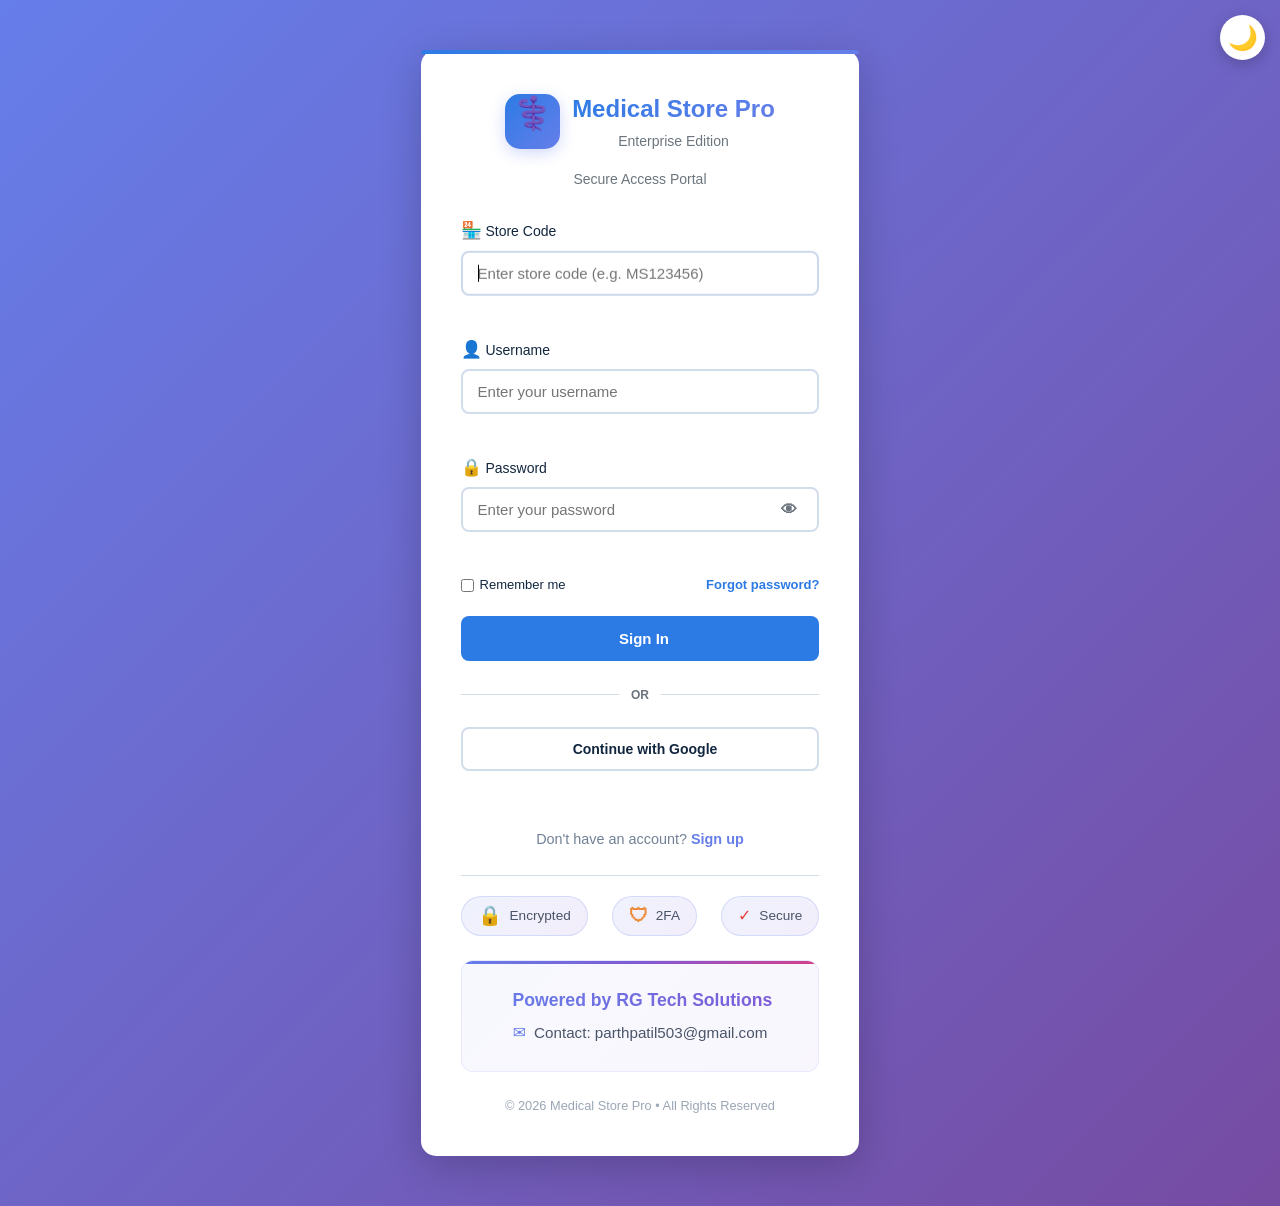
<file: static/index.html>
<!DOCTYPE html>
<html>
<head>
    <meta http-equiv="refresh" content="0; url=login.html">
    <title>Redirecting...</title>
</head>
<body>
    <p>If you are not redirected, <a href="login.html">click here</a>.</p>
</body>
</html>
</file>
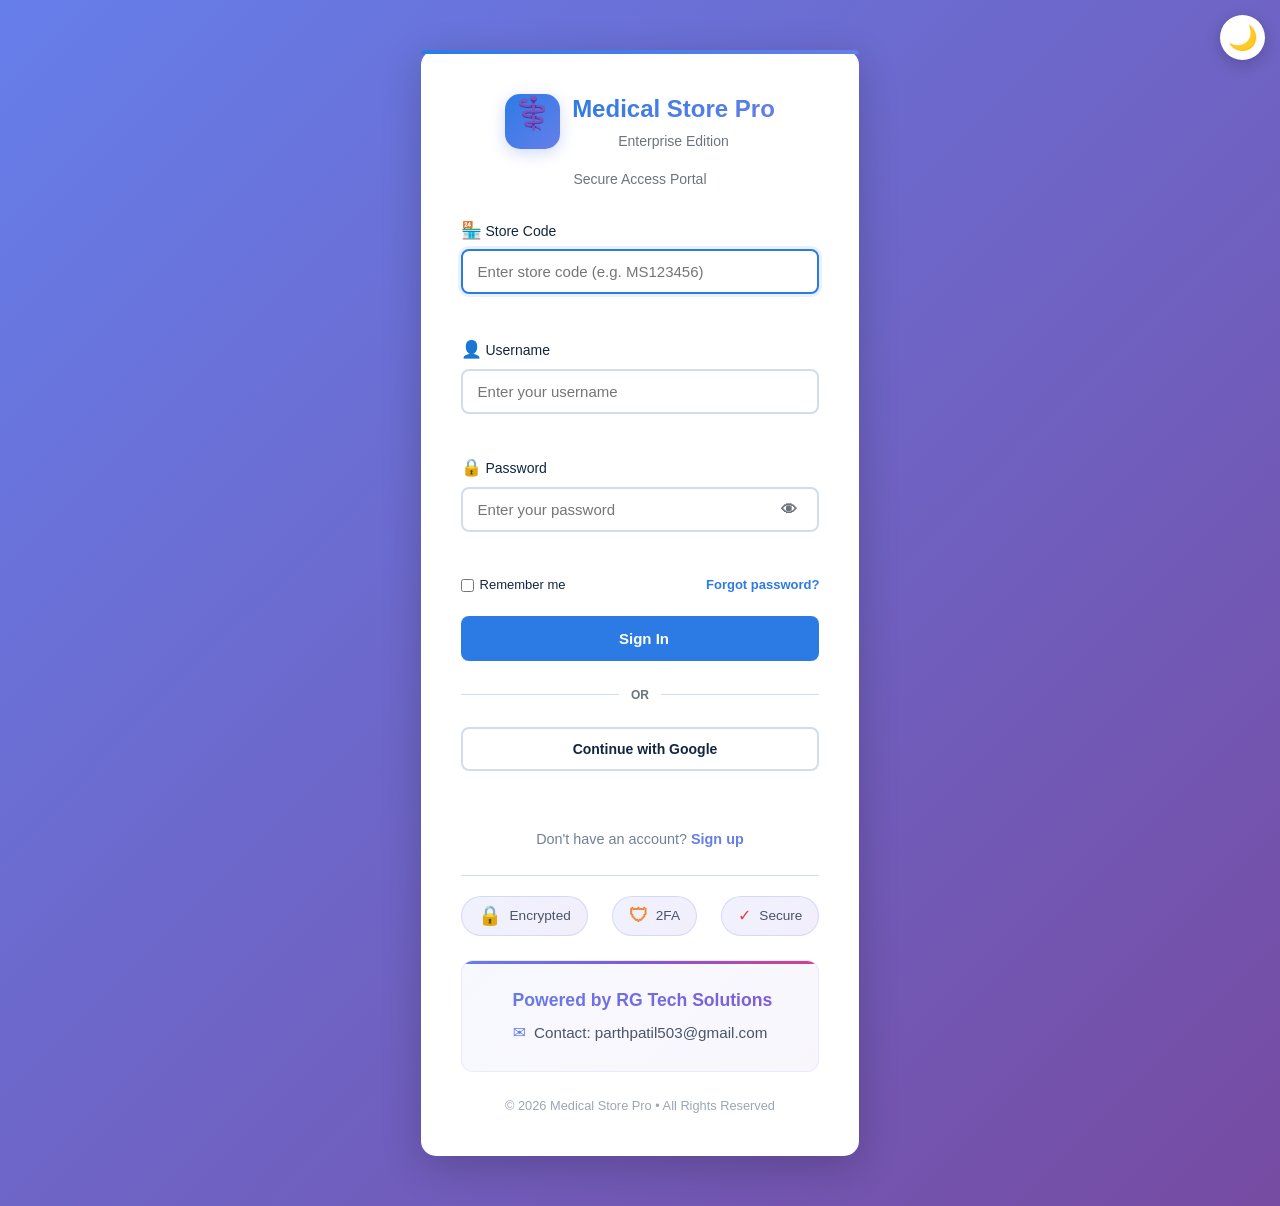
<file: static/account-settings.html>
<!DOCTYPE html>
<html lang="en">
<head>
    <meta charset="UTF-8">
    <meta name="viewport" content="width=device-width, initial-scale=1.0">
    <title>Account Settings - Medical Store Pro</title>
    <link rel="stylesheet" href="styles.css?v=1">
    <link rel="stylesheet" href="fontawesome.css">
    <link rel="icon" href="data:image/svg+xml,<svg xmlns=%22http://www.w3.org/2000/svg%22 viewBox=%220 0 100 100%22><text y=%22.9em%22 font-size=%2290%22>⚕️</text></svg>" type="image/svg+xml">
</head>
<body>
    <div class="dashboard-container">
        <!-- Navbar -->
        <div class="navbar">
            <div class="nav-brand">
                <button class="back-btn" onclick="window.history.back()" title="Back to Dashboard">
                    <i class="fas fa-arrow-left"></i>
                </button>
                <div class="brand-icon">⚙️</div>
                <div class="brand-info">
                    <h2>Account Settings</h2>
                    <span class="brand-subtitle">Manage your profile & security</span>
                </div>
            </div>
            
            <div class="nav-actions">
                <div class="nav-user">
                    <div class="user-avatar">
                        <i class="fas fa-user-circle"></i>
                    </div>
                    <div class="user-info">
                        <span id="welcomeUser" class="user-name">Welcome</span>
                        <span class="user-role">Medical Owner</span>
                    </div>
                </div>
            </div>
        </div>
        
        <!-- Settings Content -->
        <div class="settings-page-container">
            <!-- Settings Sidebar -->
            <div class="settings-sidebar">
                <!-- Sidebar Header -->
                <div class="sidebar-header">
                    <h3><i class="fas fa-cog"></i> Account Settings</h3>
                    <p class="sidebar-description">All your profile, security, and preferences settings in one place. Scroll to explore all features.</p>
                </div>
                
                <div class="sidebar-menu">
                    <button class="sidebar-item active" onclick="showSettingsTab('profile')" id="profileTab">
                        <i class="fas fa-user"></i>
                        <span>Profile</span>
                    </button>
                    <button class="sidebar-item" onclick="showSettingsTab('security')" id="securityTab">
                        <i class="fas fa-shield-alt"></i>
                        <span>Security</span>
                    </button>
                    <button class="sidebar-item" onclick="showSettingsTab('password')" id="passwordTab">
                        <i class="fas fa-key"></i>
                        <span>Password</span>
                    </button>
                    <button class="sidebar-item" onclick="showSettingsTab('sessions')" id="sessionsTab">
                        <i class="fas fa-clock"></i>
                        <span>Sessions</span>
                    </button>
                    <button class="sidebar-item" onclick="showSettingsTab('achievements')" id="achievementsTab">
                        <i class="fas fa-trophy"></i>
                        <span>Achievements</span>
                    </button>
                    <button class="sidebar-item" onclick="showSettingsTab('privacy')" id="privacyTab">
                        <i class="fas fa-lock"></i>
                        <span>Privacy</span>
                    </button>
                </div>
            </div>
            
            <!-- Settings Content Area -->
            <div class="settings-content-area">
                <!-- Profile Tab -->
                <div id="profileContent" class="settings-tab-content active">
                    <h2><i class="fas fa-user-circle"></i> Profile Information</h2>
                    
                    <!-- Profile Picture Section -->
                    <div class="settings-card">
                        <h3><i class="fas fa-camera"></i> Profile Picture</h3>
                        <div class="profile-picture-section">
                            <div class="current-avatar" id="currentAvatar">
                                <div class="avatar-large" id="avatarDisplay">
                                    <!-- Avatar will be loaded here -->
                                </div>
                                <div class="avatar-qr" title="QR Code for Profile" onclick="showQRCode()">
                                    <i class="fas fa-qrcode"></i>
                                </div>
                            </div>
                            <div class="avatar-actions">
                                <input type="file" id="photoUpload" accept="image/*" style="display: none;" onchange="uploadPhoto()">
                                <button type="button" class="btn btn-primary" onclick="document.getElementById('photoUpload').click()">
                                    <i class="fas fa-upload"></i> Upload Photo
                                </button>
                                <button type="button" class="btn btn-secondary" onclick="generateAvatar()">
                                    <i class="fas fa-magic"></i> Generate Avatar
                                </button>
                                <button type="button" class="btn btn-secondary" onclick="showQRCode()">
                                    <i class="fas fa-qrcode"></i> Share QR
                                </button>
                                <button type="button" class="btn btn-danger" onclick="removePhoto()">
                                    <i class="fas fa-trash"></i> Remove
                                </button>
                                <p style="font-size: 12px; color: var(--secondary-color); margin-top: 10px;">
                                    <i class="fas fa-info-circle"></i> Max file size: 5MB. Formats: JPG, PNG, GIF
                                </p>
                            </div>
                        </div>
                    </div>
                    
                    <!-- Personal Details -->
                    <div class="settings-card">
                        <h3><i class="fas fa-id-card"></i> Personal Details</h3>
                        <form id="personalDetailsForm">
                            <div class="form-row">
                                <div class="form-group">
                                    <label>Full Name *</label>
                                    <input type="text" id="fullName" placeholder="Enter full name" required>
                                </div>
                                <div class="form-group">
                                    <label>Pronouns</label>
                                    <select id="pronouns">
                                        <option value="">Select pronouns</option>
                                        <option value="he/him">He/Him</option>
                                        <option value="she/her">She/Her</option>
                                        <option value="they/them">They/Them</option>
                                        <option value="other">Other</option>
                                    </select>
                                </div>
                            </div>
                            
                            <div class="form-row">
                                <div class="form-group">
                                    <label>Professional Title</label>
                                    <input type="text" id="title" placeholder="e.g., Senior Pharmacist">
                                </div>
                                <div class="form-group">
                                    <label>Designation</label>
                                    <input type="text" id="designation" placeholder="e.g., Store Manager">
                                </div>
                            </div>
                            
                            <div class="form-row">
                                <div class="form-group">
                                    <label>Email *</label>
                                    <input type="email" id="email" placeholder="your.email@example.com" required>
                                </div>
                                <div class="form-group">
                                    <label>Alternative Email</label>
                                    <input type="email" id="altEmail" placeholder="alternative.email@example.com">
                                </div>
                            </div>
                            
                            <div class="form-row">
                                <div class="form-group">
                                    <label>Phone Number *</label>
                                    <input type="tel" id="phone" placeholder="+1 (555) 000-0000" required>
                                </div>
                                <div class="form-group">
                                    <label>Emergency Contact</label>
                                    <input type="tel" id="emergencyContact" placeholder="+1 (555) 000-0000">
                                </div>
                            </div>
                            
                            <div class="form-group">
                                <label>Physical Address</label>
                                <textarea id="address" rows="2" placeholder="Street address"></textarea>
                                <button type="button" class="btn-link" onclick="openMap()">
                                    <i class="fas fa-map-marker-alt"></i> View on Map
                                </button>
                            </div>
                            
                            <div class="form-row">
                                <div class="form-group">
                                    <label>Date of Birth</label>
                                    <input type="date" id="dob">
                                </div>
                                <div class="form-group">
                                    <label>Gender</label>
                                    <select id="gender">
                                        <option value="">Select gender</option>
                                        <option value="male">Male</option>
                                        <option value="female">Female</option>
                                        <option value="other">Other</option>
                                        <option value="prefer-not">Prefer not to say</option>
                                    </select>
                                </div>
                            </div>
                            
                            <div class="form-row">
                                <div class="form-group">
                                    <label>Blood Group</label>
                                    <select id="bloodGroup">
                                        <option value="">Select blood group</option>
                                        <option value="A+">A+</option>
                                        <option value="A-">A-</option>
                                        <option value="B+">B+</option>
                                        <option value="B-">B-</option>
                                        <option value="O+">O+</option>
                                        <option value="O-">O-</option>
                                        <option value="AB+">AB+</option>
                                        <option value="AB-">AB-</option>
                                    </select>
                                </div>
                                <div class="form-group">
                                    <label>Medical License Number</label>
                                    <input type="text" id="licenseNumber" placeholder="License #">
                                </div>
                            </div>
                            
                            <div class="form-group">
                                <label>Specializations/Certifications</label>
                                <textarea id="certifications" rows="3" placeholder="List your certifications and specializations"></textarea>
                            </div>
                            
                            <h4><i class="fab fa-linkedin"></i> Social Media Links</h4>
                            <div class="form-row">
                                <div class="form-group">
                                    <label><i class="fab fa-linkedin"></i> LinkedIn</label>
                                    <input type="url" id="linkedin" placeholder="https://linkedin.com/in/yourprofile">
                                </div>
                                <div class="form-group">
                                    <label><i class="fab fa-twitter"></i> Twitter</label>
                                    <input type="url" id="twitter" placeholder="https://twitter.com/yourhandle">
                                </div>
                            </div>
                            
                            <button type="submit" class="btn btn-primary btn-lg">
                                <i class="fas fa-save"></i> Save Profile
                            </button>
                        </form>
                    </div>
                </div>
                
                <!-- Security Tab -->
                <div id="securityContent" class="settings-tab-content">
                    <h2><i class="fas fa-shield-alt"></i> Security Settings</h2>
                    
                    <!-- Version Info Banner -->
                    <div style="background: #e7f3ff; border-left: 4px solid #2196F3; padding: 12px; margin-bottom: 20px; border-radius: 4px;">
                        <div style="display: flex; justify-content: space-between; align-items: center;">
                            <div>
                                <strong style="color: #1565c0;">Current Version: 1.0.0</strong>
                                <p style="margin: 5px 0 0 0; color: #1565c0; font-size: 13px;">
                                    <i class="fas fa-lock"></i> Basic Security Features (2FA & Recovery Coming June 2026)
                                </p>
                            </div>
                            <div style="text-align: right;">
                                <span style="background: #4CAF50; color: white; padding: 4px 12px; border-radius: 20px; font-size: 12px; font-weight: bold; display: inline-block;">
                                    ✓ ACTIVE
                                </span>
                            </div>
                        </div>
                    </div>
                    
                    <!-- Coming Soon Alert -->
                    <div style="background: linear-gradient(135deg, #667eea 0%, #764ba2 100%); color: white; padding: 16px; margin-bottom: 20px; border-radius: 4px; text-align: center;">
                        <h3 style="margin: 0 0 8px 0;">
                            <i class="fas fa-rocket"></i> Advanced Security Features Coming June 2026
                        </h3>
                        <p style="margin: 0; font-size: 14px;">
                            2FA and Account Recovery will be available for all users starting June 2026. We're working to make your account even more secure!
                        </p>
                    </div>
                    
                    <!-- Two-Factor Authentication (DISABLED) -->
                    <div class="settings-card" style="opacity: 0.5; pointer-events: none; background: #f5f5f5;">
                        <h3><i class="fas fa-mobile-alt"></i> Two-Factor Authentication (2FA)</h3>
                        <p class="card-description">Add an extra layer of security to your account</p>
                        <div style="position: absolute; top: 20px; right: 20px; background: #ff6b6b; color: white; padding: 8px 16px; border-radius: 20px; font-size: 12px; font-weight: bold;">
                            COMING JUNE 2026
                        </div>
                        
                        <div class="security-option">
                            <div class="option-info">
                                <i class="fas fa-sms"></i>
                                <div>
                                    <strong>SMS Verification</strong>
                                    <p>Receive codes via text message</p>
                                </div>
                            </div>
                            <button class="btn btn-secondary" disabled style="cursor: not-allowed; opacity: 0.6;">Setup</button>
                        </div>
                        
                        <div class="security-option">
                            <div class="option-info">
                                <i class="fas fa-envelope"></i>
                                <div>
                                    <strong>Email Verification</strong>
                                    <p>Receive codes via email</p>
                                </div>
                            </div>
                            <button class="btn btn-secondary" disabled style="cursor: not-allowed; opacity: 0.6;">Setup</button>
                        </div>
                        
                        <div class="security-option" style="opacity: 0.6; position: relative;">
                            <div class="option-info">
                                <i class="fas fa-qrcode"></i>
                                <div>
                                    <strong>Authenticator App</strong>
                                    <p>Google Authenticator, Authy, etc.</p>
                                </div>
                            </div>
                            <button class="btn btn-primary" disabled style="cursor: not-allowed;">Setup</button>
                            <div style="position: absolute; top: 10px; right: 100px; background: #ff6b6b; color: white; padding: 4px 12px; border-radius: 20px; font-size: 12px; font-weight: bold;">
                                COMING JUNE 2026
                            </div>
                        </div>
                        
                        <div style="background: #fff3cd; border-left: 4px solid #ffc107; padding: 12px; margin: 15px 0; border-radius: 4px;">
                            <i class="fas fa-info-circle" style="color: #ff6b6b; margin-right: 8px;"></i>
                            <strong style="color: #856404;">Future Feature:</strong>
                            <span style="color: #856404;"> Google Authenticator support will be available in June 2026. Currently, you can use SMS and Email verification for 2FA.</span>
                        </div>
                        
                        <div class="backup-codes" id="backupCodes" style="display: none;">
                            <h4><i class="fas fa-key"></i> Backup Codes</h4>
                            <p>Save these codes in a safe place. Each can be used once if you lose access to your device.</p>
                            <div class="codes-grid" id="codesDisplay"></div>
                            <button class="btn btn-secondary" onclick="downloadBackupCodes()">
                                <i class="fas fa-download"></i> Download Codes
                            </button>
                        </div>
                    </div>
                    
                    <!-- Recovery Options (DISABLED) -->
                    <div class="settings-card" style="opacity: 0.5; pointer-events: none; background: #f5f5f5; position: relative;">
                        <h3><i class="fas fa-life-ring"></i> Account Recovery</h3>
                        <div style="position: absolute; top: 20px; right: 20px; background: #ff6b6b; color: white; padding: 8px 16px; border-radius: 20px; font-size: 12px; font-weight: bold;">
                            COMING JUNE 2026
                        </div>
                        <div class="form-group">
                            <label>Recovery Email</label>
                            <input type="email" id="recoveryEmail" placeholder="recovery@example.com" disabled>
                        </div>
                        <div class="form-group">
                            <label>Recovery Phone</label>
                            <input type="tel" id="recoveryPhone" placeholder="+1 (555) 000-0000" disabled>
                        </div>
                        
                        <h4><i class="fas fa-question-circle"></i> Security Questions</h4>
                        <div class="form-group">
                            <label>Question 1</label>
                            <select id="securityQ1" disabled>
                                <option>What was your first pet's name?</option>
                                <option>What city were you born in?</option>
                                <option>What is your mother's maiden name?</option>
                                <option>What was your childhood nickname?</option>
                            </select>
                            <input type="text" placeholder="Your answer" id="securityA1" disabled>
                        </div>
                        
                        <button class="btn btn-primary recovery-save-btn" disabled style="cursor: not-allowed; opacity: 0.6;">
                            <i class="fas fa-save"></i> Save Recovery Options
                        </button>
                    </div>
                    
                    <!-- Security Roadmap -->
                    <div class="settings-card" style="background: linear-gradient(135deg, #667eea 0%, #764ba2 100%); color: white;">
                        <h3><i class="fas fa-map"></i> Security Roadmap 2026</h3>
                        <div style="margin-top: 15px;">
                            <div style="display: flex; align-items: center; margin-bottom: 12px;">
                                <span style="background: #4CAF50; width: 24px; height: 24px; border-radius: 50%; display: flex; align-items: center; justify-content: center; margin-right: 10px; font-weight: bold;">✓</span>
                                <span style="font-size: 14px;"><strong>V1.0 (Now)</strong> - Basic Account Management</span>
                            </div>
                            <div style="display: flex; align-items: center; margin-bottom: 12px;">
                                <span style="background: #FFC107; width: 24px; height: 24px; border-radius: 50%; display: flex; align-items: center; justify-content: center; margin-right: 10px; font-weight: bold; color: #333;">★</span>
                                <span style="font-size: 14px;"><strong>V1.1 (June 2026)</strong> - SMS & Email 2FA, Account Recovery</span>
                            </div>
                            <div style="display: flex; align-items: center;">
                                <span style="background: #2196F3; width: 24px; height: 24px; border-radius: 50%; display: flex; align-items: center; justify-content: center; margin-right: 10px; font-weight: bold;">▶</span>
                                <span style="font-size: 14px;"><strong>V2.0 (Q3 2026)</strong> - Google Authenticator, Biometric Auth</span>
                            </div>
                        </div>
                    </div>
                </div>
                
                <!-- Password Tab -->
                <div id="passwordContent" class="settings-tab-content">
                    <h2><i class="fas fa-key"></i> Password Management</h2>
                    
                    <div class="settings-card">
                        <h3><i class="fas fa-lock"></i> Change Password</h3>
                        <form id="changePasswordForm">
                            <div class="form-group">
                                <label>Current Password</label>
                                <div class="input-wrapper">
                                    <input type="password" id="currentPassword" required>
                                    <button type="button" class="password-toggle" onclick="togglePasswordVisibility('currentPassword')">
                                        <i class="fas fa-eye"></i>
                                    </button>
                                </div>
                            </div>
                            
                            <div class="form-group">
                                <label>New Password</label>
                                <div class="input-wrapper">
                                    <input type="password" id="newPassword" required oninput="checkPasswordStrength()">
                                    <button type="button" class="password-toggle" onclick="togglePasswordVisibility('newPassword')">
                                        <i class="fas fa-eye"></i>
                                    </button>
                                </div>
                                <div class="password-strength">
                                    <div class="strength-bar" id="strengthBar"></div>
                                </div>
                                <span class="strength-text" id="strengthText"></span>
                            </div>
                            
                            <div class="form-group">
                                <label>Confirm New Password</label>
                                <div class="input-wrapper">
                                    <input type="password" id="confirmPassword" required>
                                    <button type="button" class="password-toggle" onclick="togglePasswordVisibility('confirmPassword')">
                                        <i class="fas fa-eye"></i>
                                    </button>
                                </div>
                            </div>
                            
                            <div class="password-requirements">
                                <h4>Password Requirements:</h4>
                                <ul>
                                    <li id="req-length"><i class="fas fa-circle"></i> At least 8 characters</li>
                                    <li id="req-upper"><i class="fas fa-circle"></i> One uppercase letter</li>
                                    <li id="req-lower"><i class="fas fa-circle"></i> One lowercase letter</li>
                                    <li id="req-number"><i class="fas fa-circle"></i> One number</li>
                                    <li id="req-special"><i class="fas fa-circle"></i> One special character</li>
                                    <li id="req-history"><i class="fas fa-circle"></i> Cannot match last 5 passwords</li>
                                </ul>
                            </div>
                            
                            <button type="submit" class="btn btn-primary btn-lg">
                                <i class="fas fa-key"></i> Change Password
                            </button>
                        </form>
                    </div>
                    
                    <div class="settings-card">
                        <h3><i class="fas fa-history"></i> Password History</h3>
                        <p>Your password cannot match any of your last 5 passwords</p>
                        <div class="password-history-list">
                            <div class="history-item">
                                <i class="fas fa-key"></i>
                                <div>
                                    <strong>Changed on Dec 25, 2024</strong>
                                    <p>Password changed successfully</p>
                                </div>
                            </div>
                        </div>
                    </div>
                </div>
                
                <!-- Sessions Tab -->
                <div id="sessionsContent" class="settings-tab-content">
                    <h2><i class="fas fa-clock"></i> Active Sessions</h2>
                    
                    <div class="settings-card">
                        <div class="card-header">
                            <h3><i class="fas fa-desktop"></i> Your Devices</h3>
                            <button class="btn btn-danger" onclick="logoutAllSessions()">
                                <i class="fas fa-sign-out-alt"></i> Logout All Devices
                            </button>
                        </div>
                        
                        <div class="sessions-list" id="sessionsList">
                            <div class="session-item current">
                                <div class="session-icon">
                                    <i class="fas fa-laptop"></i>
                                </div>
                                <div class="session-info">
                                    <strong>Windows PC - Chrome</strong>
                                    <p><i class="fas fa-map-marker-alt"></i> New York, USA</p>
                                    <p><i class="fas fa-network-wired"></i> IP: 192.168.1.1</p>
                                    <p><i class="fas fa-clock"></i> Active now</p>
                                    <span class="current-badge">Current Session</span>
                                </div>
                                <button class="btn btn-secondary" disabled>
                                    <i class="fas fa-check"></i> Active
                                </button>
                            </div>
                        </div>
                    </div>
                </div>
                
                <!-- Achievements Tab -->
                <div id="achievementsContent" class="settings-tab-content">
                    <h2><i class="fas fa-trophy"></i> Achievements & Badges</h2>
                    
                    <div class="settings-card">
                        <h3><i class="fas fa-medal"></i> Your Badges</h3>
                        <div class="badges-grid">
                            <div class="badge-item earned">
                                <div class="badge-icon">🏆</div>
                                <strong>First Sale</strong>
                                <p>Completed first transaction</p>
                            </div>
                            <div class="badge-item earned">
                                <div class="badge-icon">⭐</div>
                                <strong>100 Sales</strong>
                                <p>Reached 100 transactions</p>
                            </div>
                            <div class="badge-item locked">
                                <div class="badge-icon">🎯</div>
                                <strong>1000 Sales</strong>
                                <p>Reach 1000 transactions</p>
                            </div>
                            <div class="badge-item locked">
                                <div class="badge-icon">👑</div>
                                <strong>Top Seller</strong>
                                <p>Highest monthly sales</p>
                            </div>
                        </div>
                    </div>
                    
                    <div class="settings-card">
                        <h3><i class="fas fa-certificate"></i> Certificates & Training</h3>
                        <div class="certificates-list">
                            <div class="certificate-item completed">
                                <i class="fas fa-check-circle"></i>
                                <div>
                                    <strong>Pharmacy Management Basics</strong>
                                    <p>Completed: Dec 1, 2024</p>
                                </div>
                                <button class="btn btn-secondary" onclick="downloadCertificate(1)">
                                    <i class="fas fa-download"></i> Download
                                </button>
                            </div>
                            <div class="certificate-item in-progress">
                                <i class="fas fa-clock"></i>
                                <div>
                                    <strong>Advanced Inventory Management</strong>
                                    <p>Progress: 65%</p>
                                    <div class="progress-bar">
                                        <div class="progress-fill" style="width: 65%"></div>
                                    </div>
                                </div>
                            </div>
                        </div>
                    </div>
                    
                    <div class="settings-card">
                        <h3><i class="fas fa-chart-line"></i> Goal Progress</h3>
                        <div class="goals-list">
                            <div class="goal-item">
                                <div class="goal-header">
                                    <strong>Monthly Sales Target</strong>
                                    <span>₹50,000 / ₹100,000</span>
                                </div>
                                <div class="progress-bar">
                                    <div class="progress-fill" style="width: 50%"></div>
                                </div>
                            </div>
                            <div class="goal-item">
                                <div class="goal-header">
                                    <strong>New Patients This Month</strong>
                                    <span>12 / 20</span>
                                </div>
                                <div class="progress-bar">
                                    <div class="progress-fill" style="width: 60%"></div>
                                </div>
                            </div>
                        </div>
                    </div>
                </div>
                
                <!-- Privacy Tab -->
                <div id="privacyContent" class="settings-tab-content">
                    <h2><i class="fas fa-lock"></i> Privacy Settings</h2>
                    
                    <div class="settings-card">
                        <h3><i class="fas fa-eye"></i> Profile Visibility</h3>
                        <div class="privacy-option">
                            <label class="switch">
                                <input type="checkbox" id="publicProfile" checked>
                                <span class="slider"></span>
                            </label>
                            <div>
                                <strong>Public Profile</strong>
                                <p>Allow others to view your basic profile</p>
                            </div>
                        </div>
                        
                        <div class="privacy-option">
                            <label class="switch">
                                <input type="checkbox" id="showEmail">
                                <span class="slider"></span>
                            </label>
                            <div>
                                <strong>Show Email</strong>
                                <p>Display email on public profile</p>
                            </div>
                        </div>
                    </div>
                </div>
            </div>
        </div>
    </div>
    
    <!-- QR Code Modal -->
    <div id="qrModal" class="modal">
        <div class="modal-content">
            <button class="close" onclick="closeQRModal()">&times;</button>
            <h2><i class="fas fa-qrcode"></i> Profile QR Code</h2>
            <div class="qr-display">
                <div id="qrCode"></div>
                <p>Scan to view profile</p>
            </div>
            <button class="btn btn-primary" onclick="downloadQR()">
                <i class="fas fa-download"></i> Download QR Code
            </button>
        </div>
    </div>
    
    <script src="theme.js"></script>
    <script src="account-settings.js"></script>
</body>
</html>
</file>
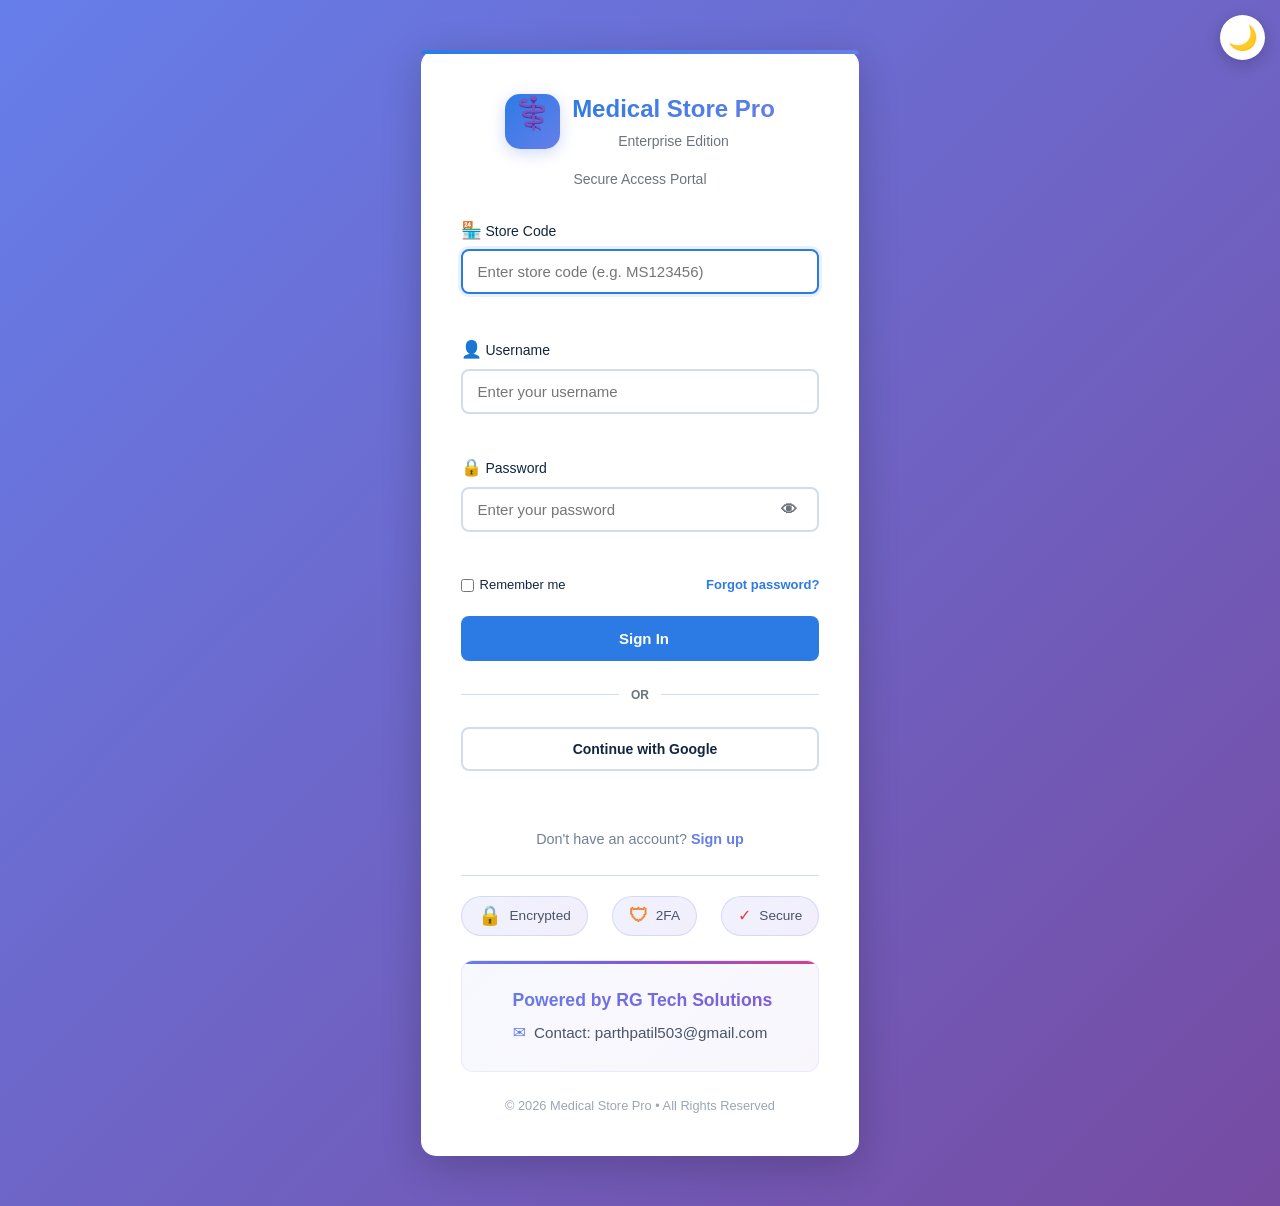
<file: static/dashboard.html>
<!DOCTYPE html>
<html lang="en">
<head>
    <meta charset="UTF-8">
    <meta name="viewport" content="width=device-width, initial-scale=1.0">
    <title>Dashboard - Medical Store Pro</title>
    <link rel="stylesheet" href="styles.css?v=1">
    <link rel="stylesheet" href="fontawesome.css">
    <link rel="manifest" href="manifest.json">
    <link rel="icon" href="data:image/svg+xml,<svg xmlns=%22http://www.w3.org/2000/svg%22 viewBox=%220 0 100 100%22><text y=%22.9em%22 font-size=%2290%22>⚕️</text></svg>" type="image/svg+xml">
    <meta name="theme-color" content="#00d4ff">
    <meta name="mobile-web-app-capable" content="yes">
    <meta name="mobile-web-app-status-bar-style" content="black-translucent">
    <meta name="mobile-web-app-title" content="MedStore">
    <link rel="apple-touch-icon" href="data:image/svg+xml,<svg xmlns=%22http://www.w3.org/2000/svg%22 viewBox=%220 0 180 180%22><rect fill=%221a1a2e%22 width=%22180%22 height=%22180%22 rx=%2240%22/><text x=%2290%22 y=%22120%22 font-size=%22120%22>⚕️</text></svg>">
</head>
<body>
    <div class="dashboard-container">
        <!-- Enhanced Navbar -->
        <div class="navbar">
            <div class="nav-brand">
                <div class="brand-icon"><i class="fas fa-heartbeat"></i></div>
                <div class="brand-info">
                    <h2>Medical Store Pro</h2>
                    <span class="brand-subtitle">Enterprise Dashboard</span>
                </div>
            </div>
            
            <div class="nav-actions">
                <!-- Install App Button (Mobile) -->
                <button id="installAppBtn" class="install-btn" onclick="if(window.mobileApp) window.mobileApp.installApp()" style="display: none; align-items: center; gap: 8px; padding: 8px 16px; background: #00d4ff; color: #1a1a2e; border: none; border-radius: 8px; cursor: pointer; font-weight: 600;">
                    <i class="fas fa-download"></i>
                    <span>Install App</span>
                </button>

                <!-- Online Status Indicator -->
                <div id="onlineStatus" class="online" style="display: flex; align-items: center; gap: 6px; padding: 8px 12px; background: #2a2a4e; border-radius: 6px; font-size: 12px; color: #00d4ff;">
                    <i class="fas fa-wifi"></i> Online
                </div>

                <div class="nav-user">
                    <div class="user-avatar">
                        <i class="fas fa-user-injured"></i>
                    </div>
                    <div class="user-info">
                        <span id="welcomeUser" class="user-name">Welcome</span>
                        <span class="user-role">Medical Owner</span>
                    </div>
                </div>
                
                <!-- Settings Menu Button -->
                <button class="settings-btn" onclick="toggleSettingsMenu()" aria-label="Settings menu">
                    <i class="fas fa-sliders-h"></i>
                </button>
                
                <!-- Settings Dropdown Menu -->
                <div class="settings-menu" id="settingsMenu">
                    <div class="settings-header">
                        <h3><i class="fas fa-sliders-h"></i> Settings</h3>
                        <button class="close-menu" onclick="toggleSettingsMenu()">
                            <i class="fas fa-times"></i>
                        </button>
                    </div>
                    
                    <div class="settings-content">
                        <!-- Theme Toggle -->
                        <div class="setting-item">
                            <div class="setting-info">
                                <i class="fas fa-moon"></i>
                                <div class="setting-text">
                                    <span class="setting-label">Theme Mode</span>
                                    <span class="setting-desc">Switch between light and dark</span>
                                </div>
                            </div>
                            <div class="theme-switch">
                                <button class="theme-option" onclick="setTheme('light')" id="lightBtn">
                                    <i class="fas fa-sun"></i> Light
                                </button>
                                <button class="theme-option active" onclick="setTheme('dark')" id="darkBtn">
                                    <i class="fas fa-moon"></i> Dark
                                </button>
                            </div>
                        </div>
                        
                        <div class="setting-divider"></div>
                        
                        <!-- Notifications -->
                        <div class="setting-item clickable" onclick="toggleNotifications()">
                            <div class="setting-info">
                                <i class="fas fa-bell"></i>
                                <div class="setting-text">
                                    <span class="setting-label">Notifications</span>
                                    <span class="setting-desc">Manage alerts and updates</span>
                                </div>
                            </div>
                            <i class="fas fa-arrow-right"></i>
                        </div>
                        
                        <!-- Keyboard Shortcuts -->
                        <div class="setting-item clickable" onclick="showKeyboardShortcuts()">
                            <div class="setting-info">
                                <i class="fas fa-keyboard"></i>
                                <div class="setting-text">
                                    <span class="setting-label">Keyboard Shortcuts</span>
                                    <span class="setting-desc">View all shortcuts (F1)</span>
                                </div>
                            </div>
                            <i class="fas fa-arrow-right"></i>
                        </div>
                        
                        <div class="setting-divider"></div>
                        
                        <!-- Developer Info -->
                        <div class="setting-item clickable" onclick="showDeveloperInfo()">
                            <div class="setting-info">
                                <i class="fas fa-info-circle"></i>
                                <div class="setting-text">
                                    <span class="setting-label">Developer Info</span>
                                    <span class="setting-desc">System & app details</span>
                                </div>
                            </div>
                            <i class="fas fa-arrow-right"></i>
                        </div>
                        
                        <!-- Export Data -->
                        <div class="setting-item clickable" onclick="exportAllData()">
                            <div class="setting-info">
                                <i class="fas fa-download"></i>
                                <div class="setting-text">
                                    <span class="setting-label">Export Data</span>
                                    <span class="setting-desc">Download all records</span>
                                </div>
                            </div>
                            <i class="fas fa-arrow-right"></i>
                        </div>
                        
                        <div class="setting-divider"></div>
                        
                        <!-- Account Settings -->
                        <div class="setting-item clickable" onclick="showAccountSettings()">
                            <div class="setting-info">
                                <i class="fas fa-user-circle"></i>
                                <div class="setting-text">
                                    <span class="setting-label">Account Settings</span>
                                    <span class="setting-desc">Profile & security</span>
                                </div>
                            </div>
                            <i class="fas fa-arrow-right"></i>
                        </div>
                        
                        <!-- Help & Support -->
                        <div class="setting-item clickable" onclick="showHelp()">
                            <div class="setting-info">
                                <i class="fas fa-question-circle"></i>
                                <div class="setting-text">
                                    <span class="setting-label">Help & Support</span>
                                    <span class="setting-desc">Get assistance</span>
                                </div>
                            </div>
                            <i class="fas fa-arrow-right"></i>
                        </div>
                    </div>
                    
                    <div class="settings-footer">
                        <button class="btn-logout-full" onclick="logout()">
                            <i class="fas fa-sign-out-alt"></i> Logout
                        </button>
                    </div>
                </div>
            </div>
        </div>
        
        <!-- Tab Navigation -->
        <div class="tab-container">
            <button class="tab-btn active" onclick="showTab('dashboard', event)">
                <i class="fas fa-home"></i> Dashboard
            </button>
            <button class="tab-btn" onclick="showTab('payments', event)">
                <i class="fas fa-cash-register"></i> Payments
            </button>
            <button class="tab-btn" onclick="showTab('medicines', event)">
                <i class="fas fa-pills"></i> Medicines
            </button>
            <button class="tab-btn" onclick="showTab('patients', event)">
                <i class="fas fa-user-injured"></i> Patients
            </button>
        </div>
        
        <div class="dashboard-content">
            <!-- Dashboard Tab -->
            <div id="dashboardTab" class="tab-content active">
                <!-- Statistics Cards -->
                <div class="stats-grid">
                    <div class="stat-card">
                        <div class="stat-icon" style="background: #e3f2fd;"><i class="fas fa-chart-line"></i></div>
                        <div class="stat-info">
                            <h3 id="todayRevenue">₹0</h3>
                            <p>Today's Revenue</p>
                        </div>
                    </div>
                    <div class="stat-card">
                        <div class="stat-icon" style="background: #f3e5f5;"><i class="fas fa-receipt"></i></div>
                        <div class="stat-info">
                            <h3 id="todaySales">0</h3>
                            <p>Today's Sales</p>
                        </div>
                    </div>
                    <div class="stat-card">
                        <div class="stat-icon" style="background: #e8f5e9;"><i class="fas fa-user-friends"></i></div>
                        <div class="stat-info">
                            <h3 id="totalPatients">0</h3>
                            <p>Total Patients</p>
                        </div>
                    </div>
                    <div class="stat-card">
                        <div class="stat-icon" style="background: #fff3e0;"><i class="fas fa-low-vision"></i></div>
                        <div class="stat-info">
                            <h3 id="lowStockCount">0</h3>
                            <p>Low Stock Alerts</p>
                        </div>
                    </div>
                </div>
                
                <!-- Charts Section -->
                <div class="charts-grid">
                    <div class="card">
                        <h2>Top Selling Medicines</h2>
                        <div id="topMedicinesChart" class="chart-container"></div>
                    </div>
                    <div class="card">
                        <h2>Payment Mode Distribution</h2>
                        <div id="paymentModeChart" class="chart-container"></div>
                    </div>
                </div>
                
                <!-- Low Stock Alerts -->
                <div class="card">
                    <h2>Low Stock Alerts</h2>
                    <div class="table-container">
                        <table>
                            <thead>
                                <tr>
                                    <th>Medicine Name</th>
                                    <th>Category</th>
                                    <th>Stock</th>
                                    <th>Price</th>
                                    <th>Action</th>
                                </tr>
                            </thead>
                            <tbody id="lowStockTableBody">
                                <tr>
                                    <td colspan="5" class="no-data">No low stock alerts</td>
                                </tr>
                            </tbody>
                        </table>
                    </div>
                </div>
            </div>
            
            <!-- Payments Tab -->
            <div id="paymentsTab" class="tab-content">
                <div class="card">
                    <h2>Add Payment Record</h2>
                    <form id="paymentForm">
                        <div class="form-row">
                            <div class="form-group">
                                <label for="patientName">Patient Name *</label>
                                <input type="text" id="patientName" name="patientName" placeholder="Enter patient name" list="patientList" required>
                                <datalist id="patientList"></datalist>
                                <span class="error-message" id="patientNameError"></span>
                            </div>
                            
                            <div class="form-group">
                                <label for="medicineName">Medicine Name *</label>
                                <input type="text" id="medicineName" name="medicineName" placeholder="Enter medicine name" list="medicineList" required>
                                <datalist id="medicineList"></datalist>
                                <span class="error-message" id="medicineNameError"></span>
                            </div>
                        </div>
                        
                        <div class="form-row">
                            <div class="form-group">
                                <label for="quantity">Quantity *</label>
                                <input type="number" id="quantity" name="quantity" placeholder="Enter quantity" min="1" required>
                                <span class="error-message" id="quantityError"></span>
                            </div>
                            
                            <div class="form-group">
                                <label for="amount">Amount (₹) *</label>
                                <input type="number" id="amount" name="amount" placeholder="Enter amount" min="0" step="0.01" required>
                                <span class="error-message" id="amountError"></span>
                            </div>
                        </div>
                        
                        <div class="form-group">
                            <label for="paymentMode">Payment Mode *</label>
                            <select id="paymentMode" name="paymentMode" required>
                                <option value="">Select payment mode</option>
                                <option value="Cash">Cash</option>
                                <option value="Card">Card</option>
                                <option value="UPI">UPI</option>
                                <option value="Online">Online</option>
                            </select>
                            <span class="error-message" id="paymentModeError"></span>
                        </div>
                        
                        <button type="submit" class="btn btn-primary">Add Payment</button>
                        <div class="alert" id="paymentAlert" style="display: none;"></div>
                    </form>
                </div>
                
                <!-- Search and Filter -->
                <div class="card">
                    <div class="card-header">
                        <h2>Payment History</h2>
                        <div class="header-actions">
                            <button class="btn btn-secondary" onclick="exportToCSV()">Export CSV</button>
                            <button class="btn btn-secondary" onclick="loadPaymentHistory()">Refresh</button>
                        </div>
                    </div>
                    
                    <div class="search-filters">
                        <input type="text" id="searchPayment" placeholder="Search by patient or medicine name..." oninput="filterPayments()">
                        <select id="filterPaymentMode" onchange="filterPayments()">
                            <option value="">All Payment Modes</option>
                            <option value="Cash">Cash</option>
                            <option value="Card">Card</option>
                            <option value="UPI">UPI</option>
                            <option value="Online">Online</option>
                        </select>
                        <input type="date" id="filterStartDate" onchange="filterPayments()">
                        <input type="date" id="filterEndDate" onchange="filterPayments()">
                    </div>
                    
                    <div class="table-container">
                        <table id="paymentTable">
                            <thead>
                                <tr>
                                    <th>Date & Time</th>
                                    <th>Patient Name</th>
                                    <th>Medicine</th>
                                    <th>Qty</th>
                                    <th>Amount</th>
                                    <th>Payment Mode</th>
                                    <th>Actions</th>
                                </tr>
                            </thead>
                            <tbody id="paymentTableBody">
                                <tr>
                                    <td colspan="7" class="no-data">No payment records found</td>
                                </tr>
                            </tbody>
                        </table>
                    </div>
                </div>
            </div>
            
            <!-- Medicines Tab -->
            <div id="medicinesTab" class="tab-content">
                <div class="card">
                    <h2>Add Medicine</h2>
                    <form id="medicineForm">
                        <div class="form-row">
                            <div class="form-group">
                                <label for="medName">Medicine Name *</label>
                                <input type="text" id="medName" placeholder="Enter medicine name" required>
                            </div>
                            <div class="form-group">
                                <label for="medCategory">Category</label>
                                <select id="medCategory">
                                    <option value="">Select category</option>
                                    <option value="Tablet">Tablet</option>
                                    <option value="Syrup">Syrup</option>
                                    <option value="Injection">Injection</option>
                                    <option value="Capsule">Capsule</option>
                                    <option value="Ointment">Ointment</option>
                                    <option value="Drops">Drops</option>
                                </select>
                            </div>
                        </div>
                        <div class="form-row">
                            <div class="form-group">
                                <label for="medPrice">Price (₹) *</label>
                                <input type="number" id="medPrice" placeholder="Enter price" min="0" step="0.01" required>
                            </div>
                            <div class="form-group">
                                <label for="medStock">Stock Quantity *</label>
                                <input type="number" id="medStock" placeholder="Enter stock" min="0" required>
                            </div>
                        </div>
                        <div class="form-row">
                            <div class="form-group">
                                <label for="medExpiry">Expiry Date</label>
                                <input type="date" id="medExpiry">
                            </div>
                            <div class="form-group">
                                <label for="medDescription">Description</label>
                                <input type="text" id="medDescription" placeholder="Medicine description">
                            </div>
                        </div>
                        <button type="submit" class="btn btn-primary">Add Medicine</button>
                        <div class="alert" id="medicineAlert" style="display: none;"></div>
                    </form>
                </div>
                
                <div class="card">
                    <div class="card-header">
                        <h2>Medicine Inventory</h2>
                        <button class="btn btn-secondary" onclick="loadMedicines()">Refresh</button>
                    </div>
                    <div class="table-container">
                        <table>
                            <thead>
                                <tr>
                                    <th>Name</th>
                                    <th>Category</th>
                                    <th>Price</th>
                                    <th>Stock</th>
                                    <th>Expiry</th>
                                    <th>Actions</th>
                                </tr>
                            </thead>
                            <tbody id="medicineTableBody">
                                <tr>
                                    <td colspan="6" class="no-data">No medicines found</td>
                                </tr>
                            </tbody>
                        </table>
                    </div>
                </div>
            </div>
            
            <!-- Patients Tab -->
            <div id="patientsTab" class="tab-content">
                <div class="card">
                    <h2>Add Patient</h2>
                    <form id="patientForm">
                        <div class="form-row">
                            <div class="form-group">
                                <label for="patName">Patient Name *</label>
                                <input type="text" id="patName" placeholder="Enter patient name" required>
                            </div>
                            <div class="form-group">
                                <label for="patPhone">Phone</label>
                                <input type="tel" id="patPhone" placeholder="Enter phone number">
                            </div>
                        </div>
                        <div class="form-row">
                            <div class="form-group">
                                <label for="patEmail">Email</label>
                                <input type="email" id="patEmail" placeholder="Enter email">
                            </div>
                            <div class="form-group">
                                <label for="patAddress">Address</label>
                                <input type="text" id="patAddress" placeholder="Enter address">
                            </div>
                        </div>
                        <div class="form-group">
                            <label for="patHistory">Medical History</label>
                            <textarea id="patHistory" placeholder="Enter medical history" rows="3"></textarea>
                        </div>
                        <button type="submit" class="btn btn-primary">Add Patient</button>
                        <div class="alert" id="patientAlert" style="display: none;"></div>
                    </form>
                </div>
                
                <div class="card">
                    <div class="card-header">
                        <h2>Patient Records</h2>
                        <button class="btn btn-secondary" onclick="loadPatients()">Refresh</button>
                    </div>
                    <div class="table-container">
                        <table>
                            <thead>
                                <tr>
                                    <th>Name</th>
                                    <th>Phone</th>
                                    <th>Email</th>
                                    <th>Address</th>
                                    <th>Actions</th>
                                </tr>
                            </thead>
                            <tbody id="patientTableBody">
                                <tr>
                                    <td colspan="5" class="no-data">No patients found</td>
                                </tr>
                            </tbody>
                        </table>
                    </div>
                </div>
            </div>
        </div>
    </div>
    
    <!-- Edit Modal -->
    <div id="editModal" class="modal">
        <div class="modal-content">
            <span class="close" onclick="closeModal()">&times;</span>
            <h2 id="modalTitle">Edit Record</h2>
            <div id="modalBody"></div>
        </div>
    </div>
    
    <!-- Developer Info Modal -->
    <div id="developerModal" class="modal">
        <div class="modal-content dev-modal">
            <div class="modal-header">
                <h2><i class="fas fa-shield-alt"></i> Developer Information</h2>
                <button class="close" onclick="closeDeveloperModal()">
                    <i class="fas fa-times"></i>
                </button>
            </div>
            <div class="modal-body">
                <div class="dev-section">
                    <h3><i class="fas fa-cogs"></i> Application Details</h3>
                    <div class="info-grid">
                        <div class="info-item">
                            <span class="info-label">Application Name</span>
                            <span class="info-value">Medical Store Pro</span>
                        </div>
                        <div class="info-item">
                            <span class="info-label">Version</span>
                            <span class="info-value">2.0.0</span>
                        </div>
                        <div class="info-item">
                            <span class="info-label">Build</span>
                            <span class="info-value">Enterprise Edition</span>
                        </div>
                        <div class="info-item">
                            <span class="info-label">Release Date</span>
                            <span class="info-value">December 2025</span>
                        </div>
                    </div>
                </div>
                
                <div class="dev-section">
                    <h3><i class="fas fa-laptop-code"></i> Technology Stack</h3>
                    <div class="tech-stack">
                        <div class="tech-item">
                            <i class="fab fa-html5" style="color: #e34c26;"></i>
                            <span>HTML5</span>
                        </div>
                        <div class="tech-item">
                            <i class="fab fa-css3-alt" style="color: #1572b6;"></i>
                            <span>CSS3</span>
                        </div>
                        <div class="tech-item">
                            <i class="fab fa-js" style="color: #f7df1e;"></i>
                            <span>JavaScript</span>
                        </div>
                        <div class="tech-item">
                            <i class="fab fa-python" style="color: #3776ab;"></i>
                            <span>Python Flask</span>
                        </div>
                        <div class="tech-item">
                            <i class="fas fa-database" style="color: #003b57;"></i>
                            <span>SQLite</span>
                        </div>
                    </div>
                </div>
                
                <div class="dev-section">
                    <h3><i class="fas fa-rocket"></i> Features</h3>
                    <div class="features-list">
                        <div class="feature-item">
                            <i class="fas fa-check-circle"></i> User Authentication & Authorization
                        </div>
                        <div class="feature-item">
                            <i class="fas fa-check-circle"></i> Payment Management System
                        </div>
                        <div class="feature-item">
                            <i class="fas fa-check-circle"></i> Medicine Inventory Tracking
                        </div>
                        <div class="feature-item">
                            <i class="fas fa-check-circle"></i> Patient Records Management
                        </div>
                        <div class="feature-item">
                            <i class="fas fa-check-circle"></i> Real-time Statistics Dashboard
                        </div>
                        <div class="feature-item">
                            <i class="fas fa-check-circle"></i> Dark Mode Support
                        </div>
                        <div class="feature-item">
                            <i class="fas fa-check-circle"></i> CSV Export Functionality
                        </div>
                        <div class="feature-item">
                            <i class="fas fa-check-circle"></i> Mobile Responsive Design
                        </div>
                        <div class="feature-item">
                            <i class="fas fa-check-circle"></i> Password Reset System
                        </div>
                        <div class="feature-item">
                            <i class="fas fa-check-circle"></i> Keyboard Shortcuts
                        </div>
                    </div>
                </div>
                
                <div class="dev-section">
                    <h3><i class="fas fa-server"></i> System Information</h3>
                    <div class="info-grid">
                        <div class="info-item">
                            <span class="info-label">Backend</span>
                            <span class="info-value">Flask 2.3.3</span>
                        </div>
                        <div class="info-item">
                            <span class="info-label">Database</span>
                            <span class="info-value">SQLite 3</span>
                        </div>
                        <div class="info-item">
                            <span class="info-label">API Type</span>
                            <span class="info-value">RESTful API</span>
                        </div>
                        <div class="info-item">
                            <span class="info-label">Platform</span>
                            <span class="info-value">Web (APK Ready)</span>
                        </div>
                    </div>
                </div>
                
                <div class="dev-section">
                    <h3><i class="fas fa-user-shield"></i> Developer</h3>
                    <div class="developer-card">
                        <div class="dev-avatar">
                            <i class="fas fa-code"></i>
                        </div>
                        <div class="dev-details">
                            <p class="dev-name">Medical Store Pro </p>
                            <p class="dev-role">Full-Stack Development</p>
                            <p class="dev-contact"><i class="fas fa-envelope"></i> support@parthpatil503@gmail.com</p>
                        </div>
                    </div>
                </div>
            </div>
        </div>
    </div>
    
    <script src="theme.js"></script>
    <script src="shortcuts.js"></script>
    <script src="dashboard.js"></script>
</body>

</html>
</file>
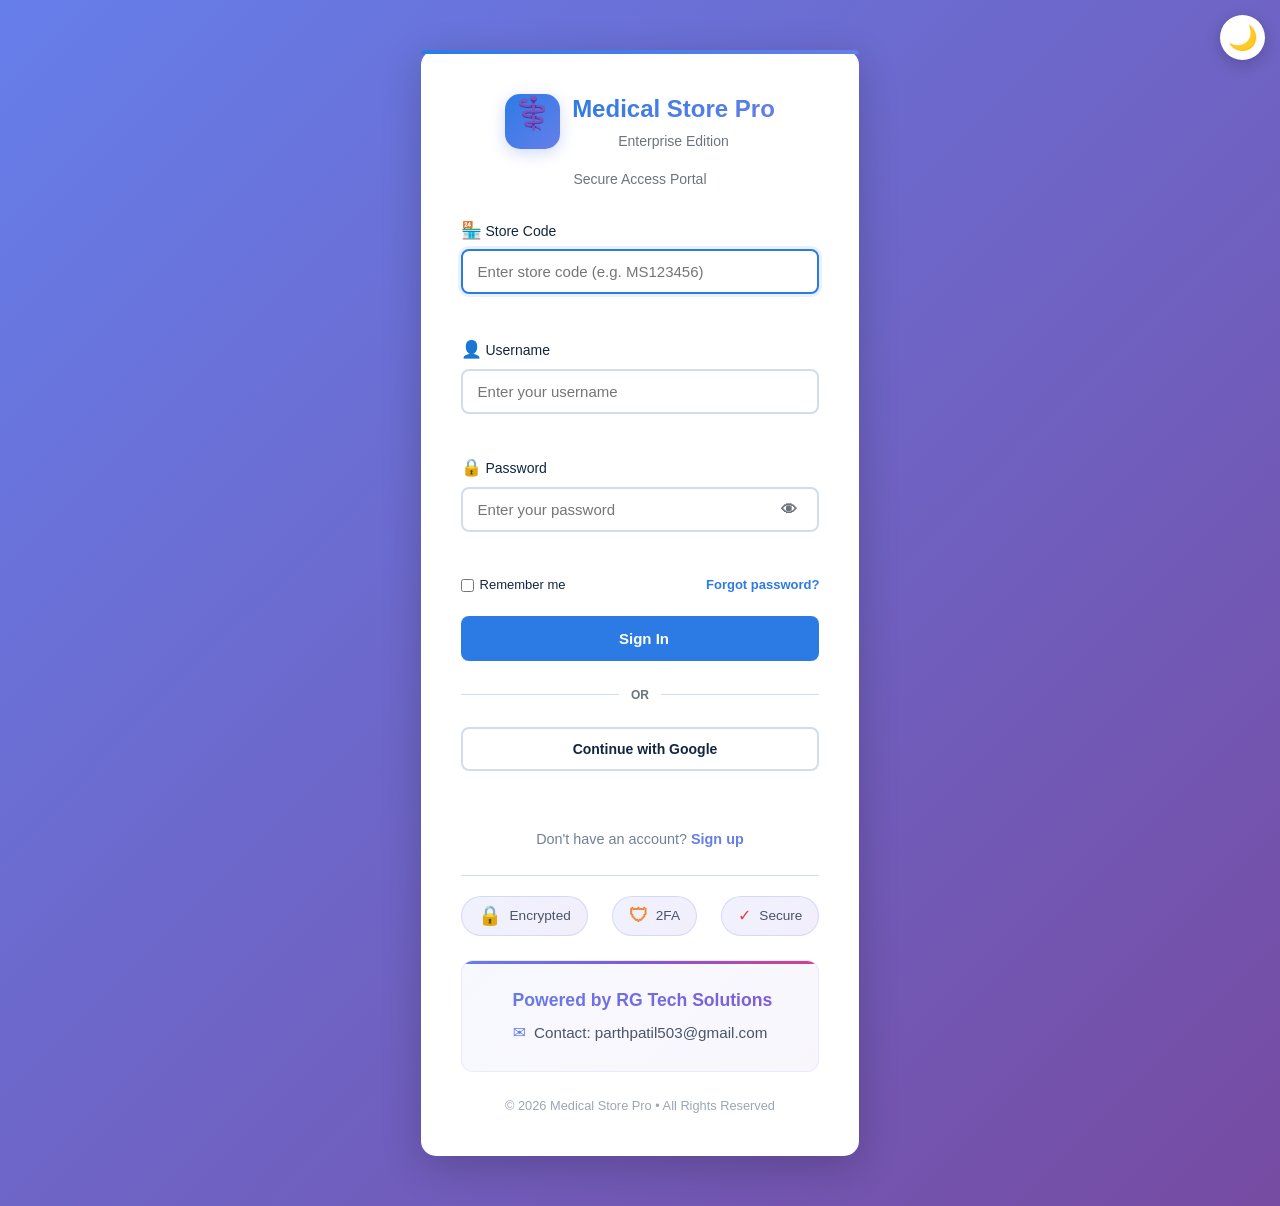
<file: static/login.html>
<!DOCTYPE html>
<html lang="en">
<head>
    <meta charset="UTF-8">
    <meta name="viewport" content="width=device-width, initial-scale=1.0, user-scalable=no">
    <meta name="theme-color" content="#667eea">
    <meta name="mobile-web-app-capable" content="yes">
    <meta name="apple-mobile-web-app-status-bar-style" content="black-translucent">
    <title>Login - Medical Store Pro</title>
    <link rel="manifest" href="manifest.json">
    <link rel="stylesheet" href="styles.css">
    <link rel="stylesheet" href="fontawesome.css">
    <link rel="icon" href="data:image/svg+xml,<svg xmlns=%22http://www.w3.org/2000/svg%22 viewBox=%220 0 100 100%22><text y=%22.9em%22 font-size=%2290%22>⚕️</text></svg>" type="image/svg+xml">
    <style>
        .footer-section {
            margin-top: 2rem;
            padding-top: 1.5rem;
            border-top: 1px solid rgba(255, 255, 255, 0.1);
            text-align: center;
            width: 100%;
        }
        
        .footer-links {
            margin-bottom: 1.5rem;
        }
        
        .footer-links p {
            margin: 0;
            font-size: 0.9rem;
            color: #718096;
        }
        
        .footer-links a {
            color: #667eea;
            text-decoration: none;
            font-weight: 600;
            transition: color 0.3s ease;
            position: relative;
        }
        
        .footer-links a:hover {
            color: #805ad5;
        }
        
        .footer-links a::after {
            content: '';
            position: absolute;
            width: 0;
            height: 2px;
            bottom: -2px;
            left: 0;
            background: linear-gradient(90deg, #667eea, #805ad5);
            transition: width 0.3s ease;
        }
        
        .footer-links a:hover::after {
            width: 100%;
        }
        
        .security-badges {
            display: flex;
            justify-content: center;
            gap: 1.5rem;
            margin-bottom: 1.5rem;
            flex-wrap: wrap;
        }
        
        .badge-item {
            display: flex;
            align-items: center;
            gap: 0.5rem;
            padding: 0.5rem 1rem;
            background: linear-gradient(135deg, rgba(102, 126, 234, 0.1), rgba(128, 90, 213, 0.1));
            border-radius: 20px;
            color: #4a5568;
            font-size: 0.85rem;
            font-weight: 500;
            backdrop-filter: blur(10px);
            border: 1px solid rgba(102, 126, 234, 0.2);
            transition: all 0.3s ease;
            cursor: default;
        }
        
        .badge-item:hover {
            transform: translateY(-2px);
            box-shadow: 0 4px 12px rgba(102, 126, 234, 0.2);
            background: linear-gradient(135deg, rgba(102, 126, 234, 0.15), rgba(128, 90, 213, 0.15));
        }
        
        .badge-item i {
            font-size: 1rem;
            color: #667eea;
        }
        
        .badge-item:nth-child(1) i { color: #48bb78; } /* Encrypted - Green */
        .badge-item:nth-child(2) i { color: #ed8936; } /* 2FA - Orange */
        .badge-item:nth-child(3) i { color: #e53e3e; } /* Secure - Red */
        
        .powered-by {
            background: linear-gradient(135deg, rgba(102, 126, 234, 0.05), rgba(128, 90, 213, 0.05));
            padding: 1.2rem;
            border-radius: 12px;
            margin: 1.5rem auto;
            max-width: 400px;
            backdrop-filter: blur(10px);
            border: 1px solid rgba(102, 126, 234, 0.1);
            position: relative;
            overflow: hidden;
        }
        
        .powered-by::before {
            content: '';
            position: absolute;
            top: 0;
            left: 0;
            right: 0;
            height: 3px;
            background: linear-gradient(90deg, #667eea, #805ad5, #d53f8c);
        }
        
        .powered-by p {
            margin: 0.4rem 0;
            text-align: center;
        }
        
        .company-name {
            font-size: 1.1rem;
            font-weight: 700;
            background: linear-gradient(90deg, #667eea, #805ad5);
            -webkit-background-clip: text;
            -webkit-text-fill-color: transparent;
            background-clip: text;
            margin-bottom: 0.5rem;
        }
        
        .contact-email {
            font-size: 0.95rem;
            color: #4a5568;
            display: flex;
            align-items: center;
            justify-content: center;
            gap: 0.5rem;
            transition: color 0.3s ease;
        }
        
        .contact-email:hover {
            color: #667eea;
        }
        
        .contact-email i {
            color: #667eea;
            font-size: 1rem;
        }
        
        .footer-note {
            font-size: 0.8rem;
            color: #718096;
            margin-top: 1rem;
            opacity: 0.7;
        }
        
        /* Dark mode support */
        @media (prefers-color-scheme: dark) {
            .badge-item {
                background: linear-gradient(135deg, rgba(102, 126, 234, 0.15), rgba(128, 90, 213, 0.15));
                color: #cbd5e0;
                border: 1px solid rgba(102, 126, 234, 0.3);
            }
            
            .powered-by {
                background: linear-gradient(135deg, rgba(102, 126, 234, 0.1), rgba(128, 90, 213, 0.1));
                border: 1px solid rgba(102, 126, 234, 0.2);
            }
            
            .contact-email {
                color: #cbd5e0;
            }
            
            .footer-links p {
                color: #a0aec0;
            }
            
            .footer-note {
                color: #a0aec0;
            }
        }
    </style>
</head>
<body class="auth-page">
    <!-- Theme Toggle -->
    <button class="theme-toggle" onclick="toggleTheme()" title="Toggle Dark Mode (Alt+T)" aria-label="Toggle theme">
        <i class="fas fa-moon" id="themeIcon"></i>
    </button>
    
    <div class="container">
        <div class="auth-card enhanced">
            <!-- App Header -->
            <div class="header">
                <div class="logo-container">
                    <div class="icon-wrapper">
                        <div class="icon animated">⚕️</div>
                    </div>
                    <div class="app-title">
                        <h1>Medical Store Pro</h1>
                        <p class="version">Enterprise Edition</p>
                    </div>
                </div>
                <p class="subtitle">Secure Access Portal</p>
            </div>
            
            <!-- Login Form -->
            <form id="loginForm" autocomplete="on">
                <div class="form-group">
                    <label for="store_code">
                        <i class="fas fa-store"></i> Store Code
                    </label>
                    <div class="input-wrapper">
                        <input 
                            type="text" 
                            id="store_code" 
                            name="store_code" 
                            placeholder="Enter store code (e.g. MS123456)" 
                            required 
                            autocomplete="organization"
                            aria-label="Store Code">
                        <span class="input-icon"><i class="fas fa-check-circle"></i></span>
                    </div>
                    <span class="error-message" id="storeCodeError"></span>
                </div>

                <div class="form-group">
                    <label for="username">
                        <i class="fas fa-user"></i> Username
                    </label>
                    <div class="input-wrapper">
                        <input 
                            type="text" 
                            id="username" 
                            name="username" 
                            placeholder="Enter your username" 
                            required 
                            autocomplete="username"
                            aria-label="Username">
                        <span class="input-icon"><i class="fas fa-check-circle"></i></span>
                    </div>
                    <span class="error-message" id="usernameError"></span>
                </div>
                
                <div class="form-group">
                    <label for="password">
                        <i class="fas fa-lock"></i> Password
                    </label>
                    <div class="input-wrapper">
                        <input 
                            type="password" 
                            id="password" 
                            name="password" 
                            placeholder="Enter your password" 
                            required 
                            autocomplete="current-password"
                            aria-label="Password">
                        <button 
                            type="button" 
                            class="password-toggle" 
                            onclick="togglePassword()" 
                            aria-label="Toggle password visibility">
                            <i class="fas fa-eye" id="passwordIcon"></i>
                        </button>
                    </div>
                    <span class="error-message" id="passwordError"></span>
                </div>
                
                <div class="form-options">
                    <label class="checkbox-label">
                        <input type="checkbox" id="rememberMe" aria-label="Remember me">
                        <span>Remember me</span>
                    </label>
                    <a href="reset-password.html" class="forgot-link">Forgot password?</a>
                </div>
                
                <!-- Two-Factor Authentication (Hidden by default) -->
                <div id="twoFactorSection" class="two-factor-section" style="display: none;">
                    <div class="form-group">
                        <label for="twoFactorCode">
                            <i class="fas fa-shield-alt"></i> Verification Code
                        </label>
                        <div class="input-wrapper">
                            <input 
                                type="text" 
                                id="twoFactorCode" 
                                placeholder="Enter 6-digit code" 
                                maxlength="6" 
                                pattern="[0-9]{6}"
                                inputmode="numeric"
                                aria-label="Two-factor code">
                        </div>
                        <p class="help-text"><i class="fas fa-info-circle"></i> Check your authenticator app</p>
                    </div>
                </div>
                
                <!-- Submit Button -->
                <button type="submit" class="btn btn-primary btn-lg" id="loginBtn">
                    <span class="btn-text">
                        <i class="fas fa-sign-in-alt"></i> Sign In
                    </span>
                    <span class="btn-loader" style="display: none;"></span>
                </button>
                
                <!-- Alert Messages -->
                <div class="alert" id="alert" style="display: none;" role="alert"></div>
            </form>
            
            <!-- Divider -->
            <div class="divider">
                <span>OR</span>
            </div>
            
            <!-- Social Login -->
            <div class="social-login">
                <button class="btn-social" onclick="alert('OAuth integration coming soon!'); return false;" type="button">
                    <i class="fab fa-google"></i> Continue with Google
                </button>
            </div>
            
            <!-- Footer Section -->
            <div class="footer-section">
                <!-- Account Link -->
                <div class="footer-links">
                    <p>Don't have an account? <a href="signup.html">Sign up</a></p>
                </div>
                
                <!-- Security Badges -->
                <div class="security-badges">
                    <span class="badge-item" title="256-bit AES encryption">
                        <i class="fas fa-lock"></i> Encrypted
                    </span>
                    <span class="badge-item" title="Two-factor authentication available">
                        <i class="fas fa-shield-alt"></i> 2FA
                    </span>
                    <span class="badge-item" title="GDPR compliant">
                        <i class="fas fa-check-circle"></i> Secure
                    </span>
                </div>
                
                <!-- Powered By Section -->
                <div class="powered-by">
                    <p class="company-name">
                        <i class="fas fa-code"></i> Powered by  RG Tech Solutions
                    </p>
                    <p class="contact-email">
                        <i class="fas fa-envelope"></i> Contact: parthpatil503@gmail.com
                    </p>
                </div>
                
                <!-- Footer Note -->
                <p class="footer-note">
                    © 2026 Medical Store Pro • All Rights Reserved
                </p>
            </div>
        </div>
    </div>
    
    <!-- Keyboard Shortcuts Modal -->
    <div id="shortcutsModal" class="modal" role="dialog" aria-labelledby="shortcutsTitle" aria-hidden="true">
        <div class="modal-content">
            <button class="close" onclick="closeShortcutsModal()" aria-label="Close">&times;</button>
            <h2 id="shortcutsTitle"><i class="fas fa-keyboard"></i> Keyboard Shortcuts</h2>
            <div class="shortcuts-grid">
                <div class="shortcut-item">
                    <kbd>Alt</kbd> + <kbd>T</kbd>
                    <span>Toggle Dark Mode</span>
                </div>
                <div class="shortcut-item">
                    <kbd>Alt</kbd> + <kbd>L</kbd>
                    <span>Focus Username</span>
                </div>
                <div class="shortcut-item">
                    <kbd>Enter</kbd>
                    <span>Submit Form</span>
                </div>
                <div class="shortcut-item">
                    <kbd>Esc</kbd>
                    <span>Close Dialogs</span>
                </div>
                <div class="shortcut-item">
                    <kbd>F1</kbd>
                    <span>Show This Help</span>
                </div>
            </div>
        </div>
    </div>
    
    <script src="login.js?v=1.0.4"></script>
    <script src="theme.js"></script>
    <script src="pwa.js"></script>
    <script src="shortcuts.js"></script>
    <script>
        // Register service worker for offline support
        if ('serviceWorker' in navigator) {
            navigator.serviceWorker.register('/service-worker.js')
                .then((reg) => console.log('✓ Service Worker registered'))
                .catch((err) => console.log('✗ Service Worker failed:', err));
        }
        
        // Initialize theme
        initTheme();

        // Check for store code in URL and autofill
        const urlParams = new URLSearchParams(window.location.search);
        let storeCode = urlParams.get('store_code');
        
        // Fallback to localStorage if not in URL
        if (!storeCode) {
            storeCode = localStorage.getItem('registered_store_code');
        }
        
        if (storeCode) {
            const storeCodeInput = document.getElementById('store_code');
            if (storeCodeInput) {
                storeCodeInput.value = storeCode;
                // Visual feedback
                storeCodeInput.style.backgroundColor = 'rgba(0, 217, 126, 0.1)';
                storeCodeInput.style.borderColor = '#00d97e';
                
                // Clear localStorage so it doesn't persist forever (optional, but good practice to keep it for a bit)
                // localStorage.removeItem('registered_store_code'); 
            }
        }
        
        // Auto-focus username field on load (desktop only)
        if (window.innerWidth > 768) {
            window.addEventListener('load', () => {
                if (storeCode) {
                    document.getElementById('username').focus();
                } else {
                    // If no store code, focus store code field first
                    const storeInput = document.getElementById('store_code');
                    if (storeInput && !storeInput.value) {
                        storeInput.focus();
                    } else {
                        document.getElementById('username').focus();
                    }
                }
            });
        }
        
        // Prevent zoom on input focus (mobile)
        document.querySelectorAll('input').forEach(input => {
            input.addEventListener('focus', function() {
                if (window.innerWidth < 768) {
                    this.style.fontSize = '16px';
                }
            });
        });
        
        // Add subtle animation to security badges
        document.querySelectorAll('.badge-item').forEach((badge, index) => {
            badge.style.animationDelay = `${index * 0.1}s`;
            badge.style.animation = `fadeInUp 0.5s ease forwards`;
        });
    </script>
</body>
</html>
</file>
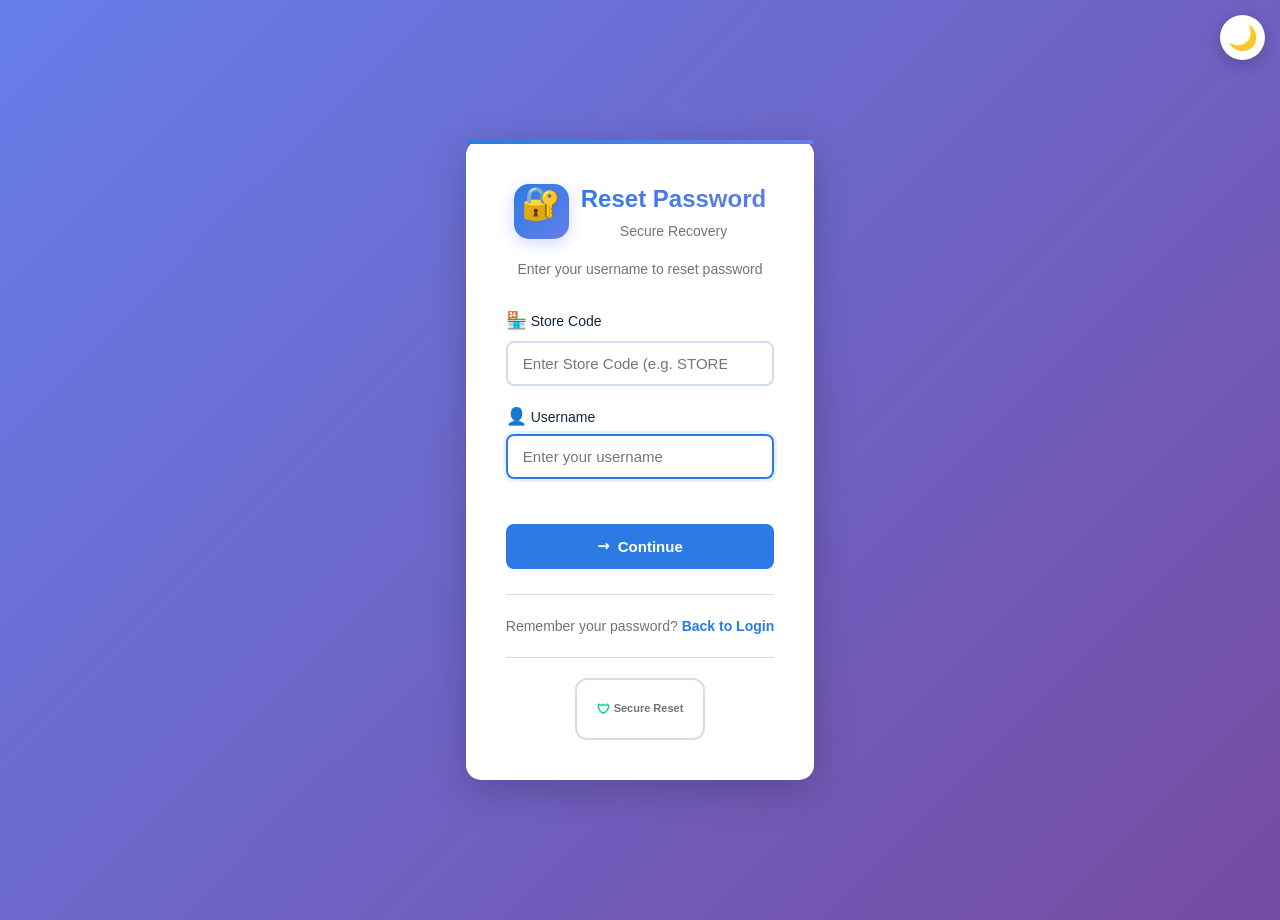
<file: static/reset-password.html>
<!DOCTYPE html>
<html lang="en">
<head>
    <meta charset="UTF-8">
    <meta name="viewport" content="width=device-width, initial-scale=1.0, user-scalable=no">
    <meta name="theme-color" content="#667eea">
    <title>Reset Password - Medical Store Pro</title>
    <link rel="stylesheet" href="styles.css">
    <link rel="stylesheet" href="fontawesome.css">
    <link rel="icon" href="data:image/svg+xml,<svg xmlns=%22http://www.w3.org/2000/svg%22 viewBox=%220 0 100 100%22><text y=%22.9em%22 font-size=%2290%22>⚕️</text></svg>" type="image/svg+xml">
</head>
<body class="auth-page">
    <!-- Theme Toggle -->
    <button class="theme-toggle" onclick="toggleTheme()" title="Toggle Dark Mode (Alt+T)" aria-label="Toggle theme">
        <i class="fas fa-moon" id="themeIcon"></i>
    </button>
    
    <div class="container">
        <div class="auth-card enhanced">
            <!-- App Header -->
            <div class="header">
                <div class="logo-container">
                    <div class="icon-wrapper">
                        <div class="icon animated">🔐</div>
                    </div>
                    <div class="app-title">
                        <h1>Reset Password</h1>
                        <p class="version">Secure Recovery</p>
                    </div>
                </div>
                <p class="subtitle">Enter your username to reset password</p>
            </div>
            
            <!-- Step 1: Username Verification -->
            <div id="step1" class="reset-step">
                <form id="usernameForm">
                    <div class="form-group">
                        <label for="store_code">
                            <i class="fas fa-store"></i> Store Code
                        </label>
                        <div class="input-wrapper">
                            <input 
                                type="text" 
                                id="store_code" 
                                name="store_code" 
                                placeholder="Enter Store Code (e.g. STORE123)" 
                                required 
                                autocomplete="off"
                                aria-label="Store Code">
                            <span class="input-icon"><i class="fas fa-check-circle"></i></span>
                        </div>
                    </div>

                    <div class="form-group">
                        <label for="username">
                            <i class="fas fa-user"></i> Username
                        </label>
                        <div class="input-wrapper">
                            <input 
                                type="text" 
                                id="username" 
                                name="username" 
                                placeholder="Enter your username" 
                                required 
                                autocomplete="username"
                                aria-label="Username">
                            <span class="input-icon"><i class="fas fa-check-circle"></i></span>
                        </div>
                        <span class="error-message" id="usernameError"></span>
                    </div>
                    
                    <button type="submit" class="btn btn-primary btn-lg" id="checkBtn">
                        <span class="btn-text">
                            <i class="fas fa-arrow-right"></i> Continue
                        </span>
                        <span class="btn-loader" style="display: none;"></span>
                    </button>
                    
                    <div class="alert" id="alert1" style="display: none;" role="alert"></div>
                </form>
            </div>
            
            <!-- Step 2: New Password -->
            <div id="step2" class="reset-step" style="display: none;">
                <form id="passwordForm">
                    <div class="form-group">
                        <label for="newPassword">
                            <i class="fas fa-lock"></i> New Password
                        </label>
                        <div class="input-wrapper">
                            <input 
                                type="password" 
                                id="newPassword" 
                                name="newPassword" 
                                placeholder="Enter new password (min 6 chars)" 
                                required 
                                autocomplete="new-password"
                                aria-label="New password">
                            <button 
                                type="button" 
                                class="password-toggle" 
                                onclick="togglePassword('newPassword')" 
                                aria-label="Toggle password visibility">
                                <i class="fas fa-eye" id="newPasswordIcon"></i>
                            </button>
                        </div>
                        <div class="password-strength">
                            <div class="strength-bar" id="strengthBar"></div>
                        </div>
                        <span class="error-message" id="passwordError"></span>
                    </div>
                    
                    <div class="form-group">
                        <label for="confirmPassword">
                            <i class="fas fa-lock"></i> Confirm Password
                        </label>
                        <div class="input-wrapper">
                            <input 
                                type="password" 
                                id="confirmPassword" 
                                name="confirmPassword" 
                                placeholder="Confirm new password" 
                                required 
                                autocomplete="new-password"
                                aria-label="Confirm password">
                            <button 
                                type="button" 
                                class="password-toggle" 
                                onclick="togglePassword('confirmPassword')" 
                                aria-label="Toggle password visibility">
                                <i class="fas fa-eye" id="confirmPasswordIcon"></i>
                            </button>
                        </div>
                        <span class="error-message" id="confirmPasswordError"></span>
                    </div>
                    
                    <button type="submit" class="btn btn-primary btn-lg" id="resetBtn">
                        <span class="btn-text">
                            <i class="fas fa-key"></i> Reset Password
                        </span>
                        <span class="btn-loader" style="display: none;"></span>
                    </button>
                    
                    <div class="alert" id="alert2" style="display: none;" role="alert"></div>
                </form>
            </div>
            
            <!-- Footer Links -->
            <div class="footer">
                <p>Remember your password? <a href="login.html">Back to Login</a></p>
            </div>
            
            <!-- Security Badge -->
            <div class="security-badges">
                <span class="badge-item">
                    <i class="fas fa-shield-alt"></i> Secure Reset
                </span>
            </div>
        </div>
    </div>
    
    <script src="theme.js"></script>
    <script>
        const API_BASE_URL = '/api';
        let verifiedUsername = '';
        let verifiedStoreCode = '';
        
        // Initialize theme
        initTheme();
        
        // Show alert
        function showAlert(message, type, alertId) {
            const alert = document.getElementById(alertId);
            alert.textContent = message;
            alert.className = `alert ${type}`;
            alert.style.display = 'block';
            
            setTimeout(() => {
                alert.style.display = 'none';
            }, 5000);
        }
        
        // Step 1: Check username
        document.getElementById('usernameForm').addEventListener('submit', async (e) => {
            e.preventDefault();
            
            const username = document.getElementById('username').value.trim();
            const store_code = document.getElementById('store_code').value.trim();
            
            if (!store_code) {
                showAlert('Please enter Store Code', 'error', 'alert1');
                return;
            }

            if (!username || username.length < 3) {
                showAlert('Please enter a valid username (min 3 characters)', 'error', 'alert1');
                return;
            }
            
            const submitBtn = document.getElementById('checkBtn');
            const btnText = submitBtn.querySelector('.btn-text');
            const btnLoader = submitBtn.querySelector('.btn-loader');
            
            submitBtn.disabled = true;
            btnText.style.display = 'none';
            btnLoader.style.display = 'inline-block';
            
            try {
                const response = await fetch(`${API_BASE_URL}/check-username`, {
                    method: 'POST',
                    headers: { 'Content-Type': 'application/json' },
                    body: JSON.stringify({ username, store_code })
                });
                
                const data = await response.json();
                
                if (data.success) {
                    verifiedUsername = username;
                    verifiedStoreCode = store_code;
                    document.getElementById('step1').style.display = 'none';
                    document.getElementById('step2').style.display = 'block';
                    showAlert('Account found! Please set a new password.', 'success', 'alert2');
                } else {
                    showAlert(data.message || 'Username not found', 'error', 'alert1');
                }
            } catch (error) {
                console.error('Error:', error);
                showAlert('Connection error. Please try again.', 'error', 'alert1');
            } finally {
                submitBtn.disabled = false;
                btnText.style.display = 'flex';
                btnLoader.style.display = 'none';
            }
        });
        
        // Step 2: Reset password
        document.getElementById('passwordForm').addEventListener('submit', async (e) => {
            e.preventDefault();
            
            const newPassword = document.getElementById('newPassword').value;
            const confirmPassword = document.getElementById('confirmPassword').value;
            
            // Clear errors
            document.getElementById('passwordError').textContent = '';
            document.getElementById('confirmPasswordError').textContent = '';
            
            // Validate
            if (newPassword.length < 6) {
                document.getElementById('passwordError').textContent = 'Password must be at least 6 characters';
                return;
            }
            
            if (newPassword !== confirmPassword) {
                document.getElementById('confirmPasswordError').textContent = 'Passwords do not match';
                return;
            }
            
            const submitBtn = document.getElementById('resetBtn');
            const btnText = submitBtn.querySelector('.btn-text');
            const btnLoader = submitBtn.querySelector('.btn-loader');
            
            submitBtn.disabled = true;
            btnText.style.display = 'none';
            btnLoader.style.display = 'inline-block';
            
            try {
                const response = await fetch(`${API_BASE_URL}/reset-password`, {
                    method: 'POST',
                    headers: { 'Content-Type': 'application/json' },
                    body: JSON.stringify({
                        store_code: verifiedStoreCode,
                        username: verifiedUsername,
                        new_password: newPassword
                    })
                });
                
                const data = await response.json();
                
                if (data.success) {
                    showAlert('Password reset successfully! Redirecting to login...', 'success', 'alert2');
                    setTimeout(() => {
                        window.location.href = 'login.html';
                    }, 2000);
                } else {
                    showAlert(data.message || 'Password reset failed', 'error', 'alert2');
                    submitBtn.disabled = false;
                    btnText.style.display = 'flex';
                    btnLoader.style.display = 'none';
                }
            } catch (error) {
                console.error('Error:', error);
                showAlert('Connection error. Please try again.', 'error', 'alert2');
                submitBtn.disabled = false;
                btnText.style.display = 'flex';
                btnLoader.style.display = 'none';
            }
        });
        
        // Password strength indicator
        document.getElementById('newPassword').addEventListener('input', function(e) {
            const password = e.target.value;
            const strengthBar = document.getElementById('strengthBar');
            let strength = 0;
            
            if (password.length >= 6) strength++;
            if (password.length >= 10) strength++;
            if (/[a-z]/.test(password) && /[A-Z]/.test(password)) strength++;
            if (/[0-9]/.test(password)) strength++;
            if (/[^a-zA-Z0-9]/.test(password)) strength++;
            
            const strengthPercent = (strength / 5) * 100;
            strengthBar.style.width = strengthPercent + '%';
            
            if (strength <= 2) {
                strengthBar.style.backgroundColor = '#e63757';
            } else if (strength <= 3) {
                strengthBar.style.backgroundColor = '#f6c343';
            } else {
                strengthBar.style.backgroundColor = '#00d97e';
            }
        });
        
        // Auto-focus username
        if (window.innerWidth > 768) {
            window.addEventListener('load', () => {
                document.getElementById('username').focus();
            });
        }
    </script>
</body>
</html>
</file>
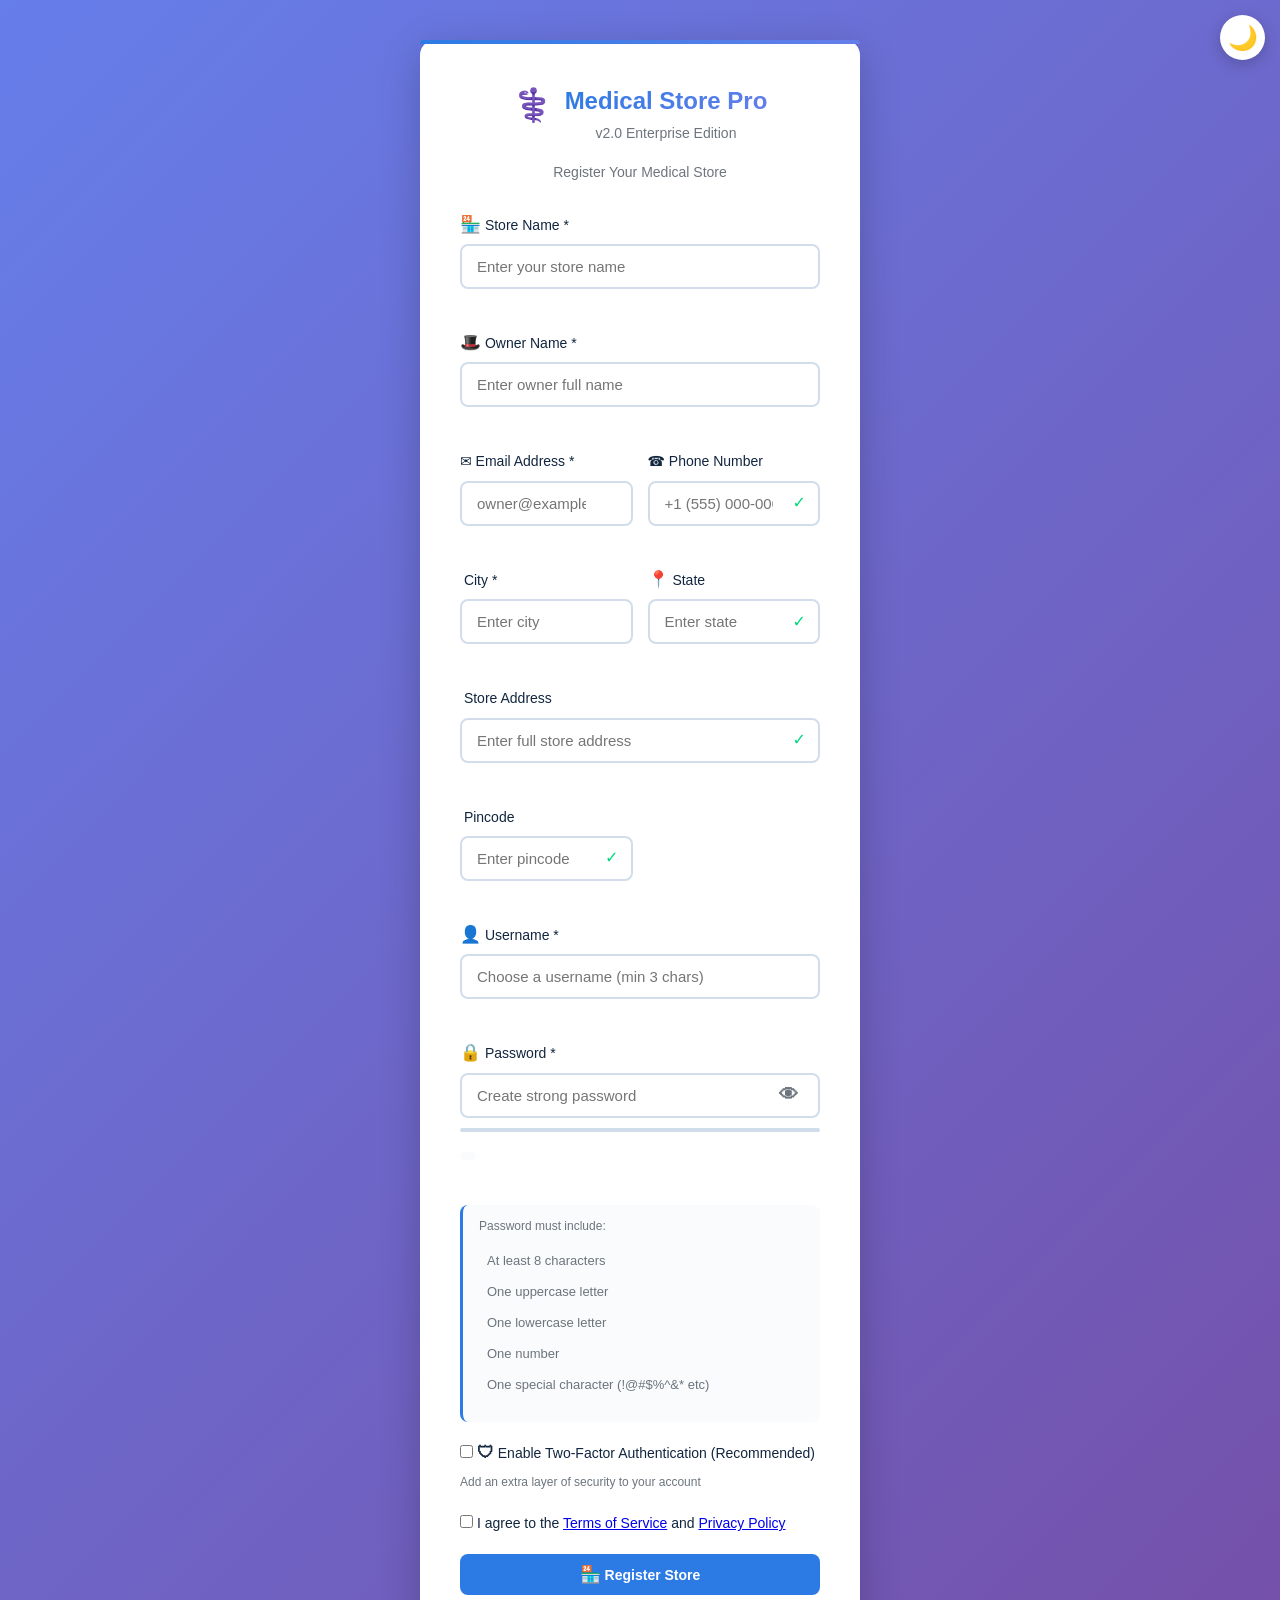
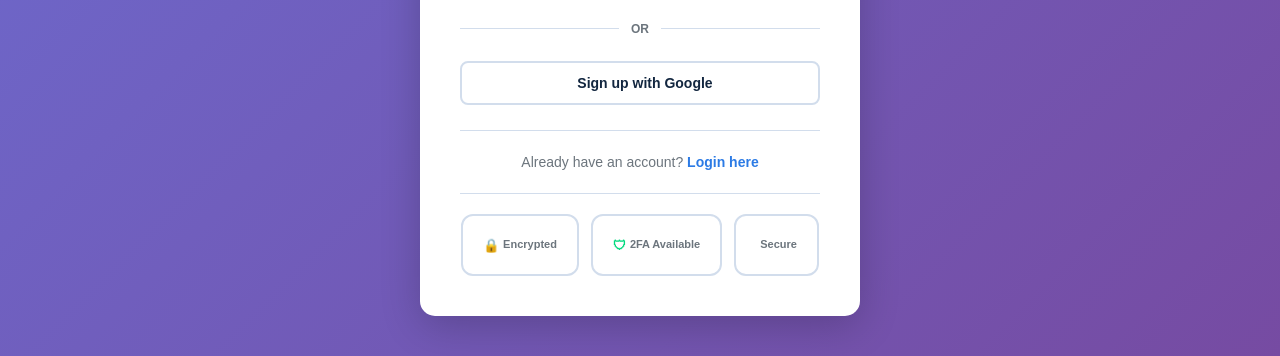
<file: static/signup.html>
<!DOCTYPE html>
<html lang="en">
<head>
    <meta charset="UTF-8">
    <meta name="viewport" content="width=device-width, initial-scale=1.0">
    <title>Register Store - Medical Store Pro</title>
    <link rel="stylesheet" href="styles.css">
    <link rel="stylesheet" href="fontawesome.css">
    <link rel="icon" href="data:image/svg+xml,<svg xmlns=%22http://www.w3.org/2000/svg%22 viewBox=%220 0 100 100%22><text y=%22.9em%22 font-size=%2290%22>⚕️</text></svg>" type="image/svg+xml">
</head>
<body>
    <!-- Theme Toggle -->
    <div class="theme-toggle" onclick="toggleTheme()" title="Toggle Dark Mode (Alt+T)">
        <i class="fas fa-moon" id="themeIcon"></i>
    </div>
    
    <div class="container">
        <div class="auth-card enhanced">
            <div class="header">
                <div class="logo-container">
                    <div class="icon animated">⚕️</div>
                    <div class="app-title">
                        <h1>Medical Store Pro</h1>
                        <p class="version">v2.0 Enterprise Edition</p>
                    </div>
                </div>
                <p class="subtitle">Register Your Medical Store</p>
            </div>
            
            <form id="signupForm">
                <!-- Store Information -->
                <div class="form-group">
                    <label for="store_name">
                        <i class="fas fa-store"></i> Store Name *
                    </label>
                    <div class="input-wrapper">
                        <input type="text" id="store_name" name="store_name" placeholder="Enter your store name" required>
                        <span class="input-icon"><i class="fas fa-check-circle"></i></span>
                    </div>
                    <span class="error-message" id="storeNameError"></span>
                </div>
                
                <div class="form-group">
                    <label for="owner_name">
                        <i class="fas fa-user-tie"></i> Owner Name *
                    </label>
                    <div class="input-wrapper">
                        <input type="text" id="owner_name" name="owner_name" placeholder="Enter owner full name" required>
                        <span class="input-icon"><i class="fas fa-check-circle"></i></span>
                    </div>
                    <span class="error-message" id="ownerNameError"></span>
                </div>
                
                <div class="form-row">
                    <div class="form-group">
                        <label for="email">
                            <i class="fas fa-envelope"></i> Email Address *
                        </label>
                        <div class="input-wrapper">
                            <input type="email" id="email" name="email" placeholder="owner@example.com" required>
                            <span class="input-icon"><i class="fas fa-check-circle"></i></span>
                        </div>
                        <span class="error-message" id="emailError"></span>
                    </div>
                    
                    <div class="form-group">
                        <label for="phone">
                            <i class="fas fa-phone"></i> Phone Number
                        </label>
                        <div class="input-wrapper">
                            <input type="tel" id="phone" name="phone" placeholder="+1 (555) 000-0000">
                            <span class="input-icon"><i class="fas fa-check-circle"></i></span>
                        </div>
                        <span class="error-message" id="phoneError"></span>
                    </div>
                </div>
                
                <div class="form-row">
                    <div class="form-group">
                        <label for="city">
                            <i class="fas fa-city"></i> City *
                        </label>
                        <div class="input-wrapper">
                            <input type="text" id="city" name="city" placeholder="Enter city" required>
                            <span class="input-icon"><i class="fas fa-check-circle"></i></span>
                        </div>
                        <span class="error-message" id="cityError"></span>
                    </div>
                    
                    <div class="form-group">
                        <label for="state">
                            <i class="fas fa-map-marker-alt"></i> State
                        </label>
                        <div class="input-wrapper">
                            <input type="text" id="state" name="state" placeholder="Enter state">
                            <span class="input-icon"><i class="fas fa-check-circle"></i></span>
                        </div>
                        <span class="error-message" id="stateError"></span>
                    </div>
                </div>
                
                <div class="form-group">
                    <label for="address">
                        <i class="fas fa-map-marker"></i> Store Address
                    </label>
                    <div class="input-wrapper">
                        <input type="text" id="address" name="address" placeholder="Enter full store address">
                        <span class="input-icon"><i class="fas fa-check-circle"></i></span>
                    </div>
                    <span class="error-message" id="addressError"></span>
                </div>
                
                <div class="form-row">
                    <div class="form-group">
                        <label for="pincode">
                            <i class="fas fa-map-pin"></i> Pincode
                        </label>
                        <div class="input-wrapper">
                            <input type="text" id="pincode" name="pincode" placeholder="Enter pincode">
                            <span class="input-icon"><i class="fas fa-check-circle"></i></span>
                        </div>
                        <span class="error-message" id="pincodeError"></span>
                    </div>
                </div>
                
                <!-- Account Information -->
                <div class="form-group">
                    <label for="username">
                        <i class="fas fa-user"></i> Username *
                    </label>
                    <div class="input-wrapper">
                        <input type="text" id="username" name="username" placeholder="Choose a username (min 3 chars)" required>
                        <span class="input-icon"><i class="fas fa-check-circle"></i></span>
                    </div>
                    <span class="error-message" id="usernameError"></span>
                </div>
                
                <div class="form-group">
                    <label for="password">
                        <i class="fas fa-lock"></i> Password *
                    </label>
                    <div class="input-wrapper">
                        <input type="password" id="password" name="password" placeholder="Create strong password" required>
                        <span class="password-toggle" onclick="togglePassword('password')">
                            <i class="fas fa-eye" id="passwordIcon"></i>
                        </span>
                    </div>
                    <div class="password-strength">
                        <div class="strength-bar" id="strengthBar"></div>
                    </div>
                    <span class="strength-text" id="strengthText"></span>
                    <span class="error-message" id="passwordError"></span>
                    
                    <!-- Password Requirements -->
                    <div class="password-requirements">
                        <p style="font-size: 12px; color: var(--secondary-color); margin-bottom: 8px;">Password must include:</p>
                        <ul style="list-style: none; padding: 0;">
                            <li id="req-length"><i class="fas fa-circle"></i> <span>At least 8 characters</span></li>
                            <li id="req-upper"><i class="fas fa-circle"></i> <span>One uppercase letter</span></li>
                            <li id="req-lower"><i class="fas fa-circle"></i> <span>One lowercase letter</span></li>
                            <li id="req-number"><i class="fas fa-circle"></i> <span>One number</span></li>
                            <li id="req-special"><i class="fas fa-circle"></i> <span>One special character (!@#$%^&* etc)</span></li>
                        </ul>
                    </div>
                </div>
                
                <!-- Two-Factor Authentication Setup -->
                <div class="form-group">
                    <label class="checkbox-label">
                        <input type="checkbox" id="enable2FA">
                        <span>
                            <i class="fas fa-shield-alt"></i> Enable Two-Factor Authentication (Recommended)
                        </span>
                    </label>
                    <p class="help-text">Add an extra layer of security to your account</p>
                </div>
                
                <!-- Terms and Conditions -->
                <div class="form-group">
                    <label class="checkbox-label">
                        <input type="checkbox" id="agreeTerms" required>
                        <span>I agree to the <a href="#" onclick="showTerms(); return false;">Terms of Service</a> and <a href="#" onclick="showPrivacy(); return false;">Privacy Policy</a></span>
                    </label>
                </div>
                
                <button type="submit" class="btn btn-primary" id="signupBtn">
                    <i class="fas fa-store"></i> Register Store
                    <span class="btn-loader" style="display: none;"></span>
                </button>
                
                <div class="alert" id="signupAlert" style="display: none;"></div>
            </form>
            
            <div class="divider">
                <span>OR</span>
            </div>
            
            <div class="social-login">
                <button class="btn-social" onclick="alert('OAuth integration coming soon!')">
                    <i class="fab fa-google"></i> Sign up with Google
                </button>
            </div>
            
            <div class="footer">
                <p>Already have an account? <a href="login.html">Login here</a></p>
            </div>
            
            <!-- Security Features Info -->
            <div class="security-badges">
                <span class="badge-item"><i class="fas fa-lock"></i> Encrypted</span>
                <span class="badge-item"><i class="fas fa-shield-alt"></i> 2FA Available</span>
                <span class="badge-item"><i class="fas fa-user-shield"></i> Secure</span>
            </div>
        </div>
    </div>
    
    <!-- Success Modal -->
    <div id="successModal" class="modal">
        <div class="modal-content" style="text-align: center;">
            <div style="font-size: 60px; margin-bottom: 20px;">🎉</div>
            <h2 style="color: var(--primary-color); margin-bottom: 15px;">Registration Successful!</h2>
            <p style="color: var(--secondary-color); margin-bottom: 20px;">Your store has been registered successfully. Please save your Store Code securely.</p>
            
            <div style="background: var(--light-bg); padding: 15px; border-radius: 8px; margin-bottom: 25px; border: 2px dashed var(--primary-color);">
                <p style="font-size: 14px; color: var(--secondary-color); margin-bottom: 5px;">Your Store Code</p>
                <div style="font-size: 32px; font-weight: bold; color: var(--dark-text); letter-spacing: 2px;" id="modalStoreCode"></div>
            </div>
            
            <div style="display: flex; gap: 15px; justify-content: center;">
                <button class="btn btn-primary" onclick="copyAndLogin()">
                    <i class="fas fa-copy"></i> Copy Code & Login
                </button>
            </div>
        </div>
    </div>

    <script src="theme.js"></script>
    <script>
       const API_BASE_URL = 'https://medicalapplication-3p64.onrender.com//api';

        
        // Toggle password visibility
        function togglePassword(fieldId) {
            const field = document.getElementById(fieldId);
            const icon = document.getElementById(fieldId + 'Icon');
            
            if (field.type === 'password') {
                field.type = 'text';
                icon.className = 'fas fa-eye-slash';
            } else {
                field.type = 'password';
                icon.className = 'fas fa-eye';
            }
        }
        
        // Show alert
        function showAlert(message, type, alertId, duration = 600000) {
            const alert = document.getElementById(alertId);
            alert.innerHTML = message; // Changed to innerHTML to support HTML content
            alert.className = `alert ${type}`;
            alert.style.display = 'block';
            
            if (duration > 0) {
                setTimeout(() => {
                    alert.style.display = 'none';
                }, duration);
            }
        }

        // Global Copy Function
        window.copyToClipboard = function(text) {
            navigator.clipboard.writeText(text).then(() => {
                const btn = document.querySelector('#signupAlert button i');
                if (btn) {
                    btn.className = 'fas fa-check';
                    setTimeout(() => btn.className = 'fas fa-copy', 2000);
                }
            }).catch(err => {
                console.error('Failed to copy', err);
                // Fallback: select text so user can copy manually
                const input = document.getElementById('generatedStoreCode');
                if (input) input.select();
            });
        };

        // Copy code and redirect
        function copyAndLogin() {
            const code = document.getElementById('modalStoreCode').textContent;
            navigator.clipboard.writeText(code).then(() => {
                // Redirect after copy
                window.location.href = 'login.html?store_code=' + encodeURIComponent(code);
            }).catch(err => {
                console.error('Failed to copy: ', err);
                // Fallback redirect even if copy fails
                window.location.href = 'login.html?store_code=' + encodeURIComponent(code);
            });
        }
        
        // Form validation
        function validateForm(data) {
            const errors = {};
            
            // Clear previous errors
            document.querySelectorAll('.error-message').forEach(el => el.textContent = '');
            document.querySelectorAll('.input-wrapper').forEach(el => el.classList.remove('error'));
            
            if (!data.store_name || data.store_name.trim().length < 3) {
                errors.store_name = 'Store name must be at least 3 characters';
            }
            
            if (!data.owner_name || data.owner_name.trim().length < 3) {
                errors.owner_name = 'Owner name must be at least 3 characters';
            }
            
            if (!data.email || !/\S+@\S+\.\S+/.test(data.email)) {
                errors.email = 'Please enter a valid email address';
            }
            
            if (!data.username || data.username.trim().length < 3) {
                errors.username = 'Username must be at least 3 characters';
            }
            
            // Password strength validation
            if (!data.password || data.password.length < 8) {
                errors.password = 'Password must be at least 8 characters';
            } else {
                const hasUpper = /[A-Z]/.test(data.password);
                const hasLower = /[a-z]/.test(data.password);
                const hasNumber = /[0-9]/.test(data.password);
                const hasSpecial = /[^a-zA-Z0-9]/.test(data.password);
                
                if (!hasUpper || !hasLower || !hasNumber || !hasSpecial) {
                    errors.password = 'Password must contain uppercase, lowercase, number, and special character';
                }
            }
            
            if (!data.city || data.city.trim().length < 2) {
                errors.city = 'City must be at least 2 characters';
            }
            
            // Show errors
            Object.keys(errors).forEach(field => {
                const inputElement = document.getElementById(field);
                if (inputElement) {
                    const errorElement = document.getElementById(field + 'Error');
                    const inputWrapper = inputElement.closest('.input-wrapper');
                    if (errorElement) {
                        errorElement.textContent = errors[field];
                        if (inputWrapper) {
                            inputWrapper.classList.add('error');
                        }
                    }
                }
            });
            
            return Object.keys(errors).length === 0;
        }
        
        // Form submission
        document.getElementById('signupForm').addEventListener('submit', async (e) => {
            e.preventDefault();
            
            const form = e.target;
            const formData = new FormData(form);
            const data = {
                store_name: formData.get('store_name'),
                owner_name: formData.get('owner_name'),
                email: formData.get('email'),
                phone: formData.get('phone'),
                address: formData.get('address'),
                city: formData.get('city'),
                state: formData.get('state'),
                pincode: formData.get('pincode'),
                username: formData.get('username'),
                password: formData.get('password')
            };
            
            // Validate form
            if (!validateForm(data)) {
                return;
            }
            
            const submitBtn = document.getElementById('signupBtn');
            if (!submitBtn) {
                console.error('Submit button not found');
                return;
            }
            
            const btnText = submitBtn.querySelector('i'); // First icon
            const btnLoader = submitBtn.querySelector('.btn-loader');
            
            submitBtn.disabled = true;
            if (btnText) btnText.style.display = 'none';
            if (btnLoader) btnLoader.style.display = 'inline-block';
            
            try {
                const response = await fetch(`${API_BASE_URL}/store/register`, {
                    method: 'POST',
                    headers: { 'Content-Type': 'application/json' },
                    body: JSON.stringify(data)
                });
                
                const result = await response.json();
                
                if (result.success) {
                    // Save store code to localStorage for autofill
                    localStorage.setItem('registered_store_code', result.store_code);
                    
                    // Show success message permanently in the alert box
                    const alert = document.getElementById('signupAlert');
                    
                    // Create a robust success UI
                    alert.innerHTML = `
                        <div style="text-align: center; padding: 10px;">
                            <i class="fas fa-check-circle" style="font-size: 40px; color: #2ecc71; margin-bottom: 15px;"></i>
                            <h3 style="color: #2c3e50; margin-bottom: 10px;">Registration Successful!</h3>
                            <p style="margin-bottom: 15px;">Your Store Code is generated below. <strong>You MUST save this code.</strong></p>
                            
                            <div style="display: flex; gap: 10px; margin-bottom: 20px; justify-content: center; align-items: center;">
                                <input type="text" value="${result.store_code}" readonly 
                                    style="font-size: 24px; font-weight: bold; text-align: center; padding: 10px; border: 2px dashed #3498db; border-radius: 5px; width: 200px; background: #f8f9fa; color: #2c3e50; cursor: text;" 
                                    id="generatedStoreCode" onclick="this.select()">
                                
                                <button type="button" class="btn" onclick="copyToClipboard('${result.store_code}')" style="padding: 10px 15px; background: #ecf0f1; color: #333; border: 1px solid #ccc;" title="Copy to Clipboard">
                                    <i class="fas fa-copy"></i>
                                </button>
                            </div>
                            
                            <a href="login.html?store_code=${encodeURIComponent(result.store_code)}" class="btn btn-primary" style="display:inline-block; width: 100%; text-decoration: none;">
                                Login Now <i class="fas fa-arrow-right"></i>
                            </a>
                        </div>
                    `;
                    
                    alert.className = 'alert success';
                    alert.style.display = 'block';
                    alert.style.backgroundColor = '#fff';
                    alert.style.border = '2px solid #2ecc71';
                    alert.style.boxShadow = '0 5px 15px rgba(0,0,0,0.1)';
                    
                    // Scroll to the alert so user definitely sees it
                    alert.scrollIntoView({ behavior: 'smooth', block: 'center' });
                    
                    // Set a 10-minute timeout (600,000 ms) as requested
                    setTimeout(() => {
                        alert.style.display = 'none';
                    }, 600000);
                    
                    // Disable button and change text
                    submitBtn.disabled = true;
                    submitBtn.innerHTML = '<i class="fas fa-check"></i> Registered';
                    
                    // Return early so we don't enable the button in finally block
                    return;
                } else {
                    showAlert(result.message || 'Registration failed', 'error', 'signupAlert');
                }
            } catch (error) {
                console.error('Error:', error);
                showAlert('Connection error. Please try again.', 'error', 'signupAlert');
            }
            
            // Re-enable button if we didn't return (meaning failure)
            submitBtn.disabled = false;
            if (btnText) btnText.style.display = 'inline';
            if (btnLoader) btnLoader.style.display = 'none';
        });
        
        // Password strength indicator
        document.getElementById('password').addEventListener('input', function(e) {
            const password = e.target.value;
            const strengthBar = document.getElementById('strengthBar');
            let strength = 0;
            
            if (password.length >= 6) strength++;
            if (password.length >= 10) strength++;
            if (/[a-z]/.test(password) && /[A-Z]/.test(password)) strength++;
            if (/[0-9]/.test(password)) strength++;
            if (/[^a-zA-Z0-9]/.test(password)) strength++;
            
            const strengthPercent = (strength / 5) * 100;
            strengthBar.style.width = strengthPercent + '%';
            
            if (strength <= 2) {
                strengthBar.style.backgroundColor = '#e63757';
            } else if (strength <= 3) {
                strengthBar.style.backgroundColor = '#f6c343';
            } else {
                strengthBar.style.backgroundColor = '#00d97e';
            }
        });
        
        // Initialize theme
        function initTheme() {
            const savedTheme = localStorage.getItem('medicalStoreTheme') || 'light';
            applyTheme(savedTheme);
        }
        
        function toggleTheme() {
            const currentTheme = document.body.classList.contains('dark-mode') ? 'dark' : 'light';
            const newTheme = currentTheme === 'light' ? 'dark' : 'light';
            applyTheme(newTheme);
            localStorage.setItem('medicalStoreTheme', newTheme);
        }
        
        function applyTheme(theme) {
            const themeIcon = document.getElementById('themeIcon');
            
            if (theme === 'dark') {
                document.body.classList.add('dark-mode');
                if (themeIcon) {
                    themeIcon.className = 'fas fa-sun';
                }
            } else {
                document.body.classList.remove('dark-mode');
                if (themeIcon) {
                    themeIcon.className = 'fas fa-moon';
                }
            }
        }
        
        // Initialize theme
        initTheme();
        
        function showTerms() {
            alert('Terms of Service: By using this application, you agree to comply with all applicable laws and regulations.');
        }
        
        function showPrivacy() {
            alert('Privacy Policy: We protect your data with industry-standard encryption and never share your information with third parties.');
        }
    </script>
</body>
</html>
</file>
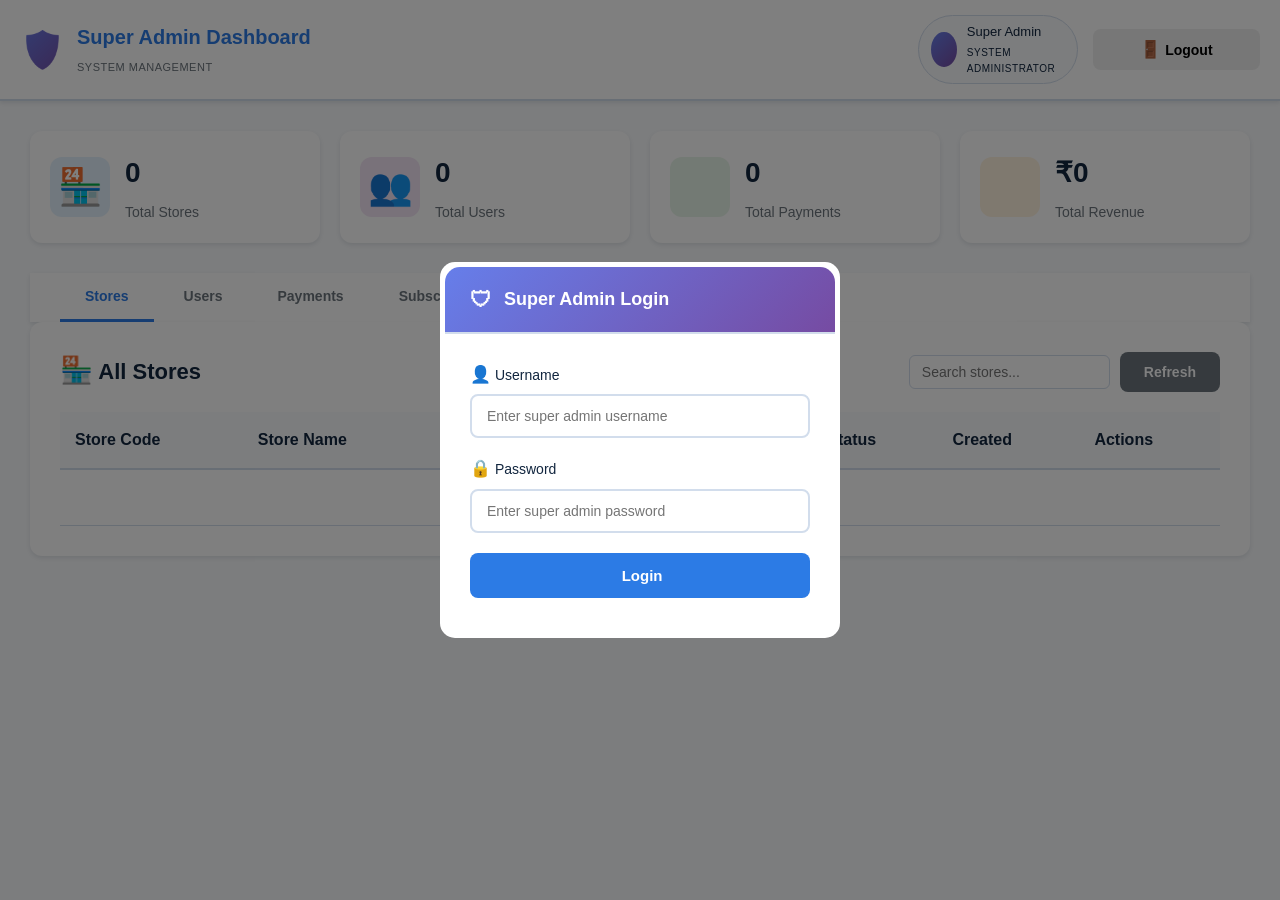
<file: static/super-admin.html>
<!DOCTYPE html>
<html lang="en">
<head>
    <meta charset="UTF-8">
    <meta name="viewport" content="width=device-width, initial-scale=1.0">
    <title>Super Admin Dashboard - Medical Store Pro</title>
    <link rel="stylesheet" href="styles.css">
    <link rel="stylesheet" href="fontawesome.css">
    <link rel="icon" href="data:image/svg+xml,<svg xmlns=%22http://www.w3.org/2000/svg%22 viewBox=%220 0 100 100%22><text y=%22.9em%22 font-size=%2290%22>🛡️</text></svg>" type="image/svg+xml">
</head>
<body>
    <div class="dashboard-container">
        <!-- Enhanced Navbar -->
        <div class="navbar">
            <div class="nav-brand">
                <div class="brand-icon">🛡️</div>
                <div class="brand-info">
                    <h2>Super Admin Dashboard</h2>
                    <span class="brand-subtitle">System Management</span>
                </div>
            </div>
            
            <div class="nav-actions">
                <div class="nav-user">
                    <div class="user-avatar">
                        <i class="fas fa-crown"></i>
                    </div>
                    <div class="user-info">
                        <span id="welcomeUser" class="user-name">Super Admin</span>
                        <span class="user-role">System Administrator</span>
                    </div>
                </div>
                
                <button class="btn btn-danger" onclick="logout()">
                    <i class="fas fa-sign-out-alt"></i> Logout
                </button>
            </div>
        </div>
        
        <!-- Dashboard Content -->
        <div class="dashboard-content">
            <!-- Stats Cards -->
            <div class="stats-grid">
                <div class="stat-card">
                    <div class="stat-icon" style="background: #e3f2fd;">
                        <i class="fas fa-store"></i>
                    </div>
                    <div class="stat-info">
                        <h3 id="totalStores">0</h3>
                        <p>Total Stores</p>
                    </div>
                </div>
                <div class="stat-card">
                    <div class="stat-icon" style="background: #f3e5f5;">
                        <i class="fas fa-users"></i>
                    </div>
                    <div class="stat-info">
                        <h3 id="totalUsers">0</h3>
                        <p>Total Users</p>
                    </div>
                </div>
                <div class="stat-card">
                    <div class="stat-icon" style="background: #e8f5e9;">
                        <i class="fas fa-receipt"></i>
                    </div>
                    <div class="stat-info">
                        <h3 id="totalPayments">0</h3>
                        <p>Total Payments</p>
                    </div>
                </div>
                <div class="stat-card">
                    <div class="stat-icon" style="background: #fff3e0;">
                        <i class="fas fa-coins"></i>
                    </div>
                    <div class="stat-info">
                        <h3 id="totalRevenue">₹0</h3>
                        <p>Total Revenue</p>
                    </div>
                </div>
            </div>
            
            <!-- Tabs Navigation -->
            <div class="tab-container">
                <button class="tab-btn active" onclick="showTab('stores')">Stores</button>
                <button class="tab-btn" onclick="showTab('users')">Users</button>
                <button class="tab-btn" onclick="showTab('payments')">Payments</button>
                <button class="tab-btn" onclick="showTab('subscriptions')">Subscriptions</button>
                <button class="tab-btn" onclick="showTab('analytics')">Analytics</button>
            </div>
            
            <!-- Stores Tab -->
            <div id="storesTab" class="tab-content active">
                <div class="card">
                    <div class="card-header">
                        <h2><i class="fas fa-store"></i> All Stores</h2>
                        <div class="header-actions">
                            <input type="text" id="storeSearch" placeholder="Search stores..." oninput="filterStores()">
                            <button class="btn btn-secondary" onclick="loadStores()">Refresh</button>
                        </div>
                    </div>
                    <div class="table-container">
                        <table>
                            <thead>
                                <tr>
                                    <th>Store Code</th>
                                    <th>Store Name</th>
                                    <th>Owner</th>
                                    <th>Location</th>
                                    <th>Plan</th>
                                    <th>Status</th>
                                    <th>Created</th>
                                    <th>Actions</th>
                                </tr>
                            </thead>
                            <tbody id="storesTableBody">
                                <tr><td colspan="8" class="no-data">Loading stores...</td></tr>
                            </tbody>
                        </table>
                    </div>
                </div>
            </div>
            
            <!-- Users Tab -->
            <div id="usersTab" class="tab-content">
                <div class="card">
                    <div class="card-header">
                        <h2><i class="fas fa-users"></i> All Users</h2>
                        <div class="header-actions">
                            <input type="text" id="userSearch" placeholder="Search users..." oninput="filterUsers()">
                            <button class="btn btn-secondary" onclick="loadUsers()">Refresh</button>
                        </div>
                    </div>
                    <div class="table-container">
                        <table>
                            <thead>
                                <tr>
                                    <th>Username</th>
                                    <th>Full Name</th>
                                    <th>Role</th>
                                    <th>Store</th>
                                    <th>Email</th>
                                    <th>Status</th>
                                    <th>Created</th>
                                    <th>Actions</th>
                                </tr>
                            </thead>
                            <tbody id="usersTableBody">
                                <tr><td colspan="8" class="no-data">Loading users...</td></tr>
                            </tbody>
                        </table>
                    </div>
                </div>
            </div>
            
            <!-- Payments Tab -->
            <div id="paymentsTab" class="tab-content">
                <div class="card">
                    <div class="card-header">
                        <h2><i class="fas fa-receipt"></i> All Payments</h2>
                        <div class="header-actions">
                            <input type="text" id="paymentSearch" placeholder="Search payments..." oninput="filterPayments()">
                            <button class="btn btn-secondary" onclick="loadPayments()">Refresh</button>
                        </div>
                    </div>
                    <div class="table-container">
                        <table>
                            <thead>
                                <tr>
                                    <th>Store</th>
                                    <th>User</th>
                                    <th>Patient</th>
                                    <th>Medicine</th>
                                    <th>Qty</th>
                                    <th>Amount</th>
                                    <th>Mode</th>
                                    <th>Date</th>
                                </tr>
                            </thead>
                            <tbody id="paymentsTableBody">
                                <tr><td colspan="8" class="no-data">Loading payments...</td></tr>
                            </tbody>
                        </table>
                    </div>
                </div>
            </div>
            
            <!-- Subscriptions Tab -->
            <div id="subscriptionsTab" class="tab-content">
                <div class="card">
                    <h2><i class="fas fa-credit-card"></i> Subscription Management</h2>
                    <div class="subscription-plans" id="subscriptionPlans">
                        <!-- Plans will be loaded here -->
                    </div>
                </div>
            </div>
            
            <!-- Analytics Tab -->
            <div id="analyticsTab" class="tab-content">
                <div class="card">
                    <h2><i class="fas fa-chart-line"></i> System Analytics</h2>
                    <div class="analytics-grid">
                        <div class="analytics-card">
                            <h3>Monthly Growth</h3>
                            <div class="chart-placeholder">
                                <i class="fas fa-chart-bar"></i>
                                <p>Revenue & Store Growth Chart</p>
                            </div>
                        </div>
                        <div class="analytics-card">
                            <h3>Popular Plans</h3>
                            <div class="chart-placeholder">
                                <i class="fas fa-pie-chart"></i>
                                <p>Subscription Plan Distribution</p>
                            </div>
                        </div>
                        <div class="analytics-card">
                            <h3>Active Stores</h3>
                            <div class="chart-placeholder">
                                <i class="fas fa-map-marked-alt"></i>
                                <p>Geographic Distribution</p>
                            </div>
                        </div>
                        <div class="analytics-card">
                            <h3>Performance</h3>
                            <div class="chart-placeholder">
                                <i class="fas fa-tachometer-alt"></i>
                                <p>System Performance Metrics</p>
                            </div>
                        </div>
                    </div>
                </div>
            </div>
        </div>
    </div>
    
    <!-- Login Modal for Super Admin -->
    <div id="loginModal" class="modal">
        <div class="modal-content" style="max-width: 400px;">
            <div class="modal-header">
                <h2><i class="fas fa-shield-alt"></i> Super Admin Login</h2>
            </div>
            <div class="modal-body">
                <form id="superAdminLoginForm">
                    <div class="form-group">
                        <label for="superUsername"><i class="fas fa-user"></i> Username</label>
                        <input type="text" id="superUsername" placeholder="Enter super admin username" required>
                    </div>
                    <div class="form-group">
                        <label for="superPassword"><i class="fas fa-lock"></i> Password</label>
                        <input type="password" id="superPassword" placeholder="Enter super admin password" required>
                    </div>
                    <button type="submit" class="btn btn-primary btn-lg">
                        <i class="fas fa-sign-in-alt"></i> Login
                    </button>
                </form>
            </div>
        </div>
    </div>
    
    <script src="theme.js"></script>
    <script>
        const API_BASE_URL = 'http://localhost:5000/api';
        let currentUser = null;
        let allStores = [];
        let allUsers = [];
        let allPayments = [];
        
        // Check if super admin is logged in
        function checkSuperAdminAuth() {
            const userStr = localStorage.getItem('superAdmin');
            if (!userStr) {
                showLoginModal();
                return false;
            }
            currentUser = JSON.parse(userStr);
            document.getElementById('welcomeUser').textContent = currentUser.full_name || currentUser.username;
            return true;
        }
        
        // Show login modal
        function showLoginModal() {
            document.getElementById('loginModal').classList.add('show');
        }
        
        // Hide login modal
        function hideLoginModal() {
            document.getElementById('loginModal').classList.remove('show');
        }
        
        // Super admin login
        document.getElementById('superAdminLoginForm').addEventListener('submit', async (e) => {
            e.preventDefault();
            const username = document.getElementById('superUsername').value;
            const password = document.getElementById('superPassword').value;
            
            try {
                const response = await fetch(`${API_BASE_URL}/superadmin/login`, {
                    method: 'POST',
                    headers: { 'Content-Type': 'application/json' },
                    body: JSON.stringify({ username, password })
                });
                
                const data = await response.json();
                
                if (data.success) {
                    localStorage.setItem('superAdmin', JSON.stringify(data.user));
                    hideLoginModal();
                    loadDashboardStats();
                    loadStores();
                    loadUsers();
                    loadPayments();
                } else {
                    alert(data.message);
                }
            } catch (error) {
                console.error('Error:', error);
                alert('Connection error. Please try again.');
            }
        });
        
        // Initialize dashboard
        window.addEventListener('DOMContentLoaded', () => {
            if (checkSuperAdminAuth()) {
                loadDashboardStats();
                loadStores();
                loadUsers();
                loadPayments();
            }
        });
        
        // Tab Navigation
        function showTab(tabName) {
            // Hide all tabs
            document.querySelectorAll('.tab-content').forEach(tab => {
                tab.classList.remove('active');
            });
            
            // Remove active from all buttons
            document.querySelectorAll('.tab-btn').forEach(btn => {
                btn.classList.remove('active');
            });
            
            // Show selected tab
            document.getElementById(tabName + 'Tab').classList.add('active');
            
            // Add active to clicked button
            event.target.classList.add('active');
            
            // Load data for specific tab if needed
            if (tabName === 'subscriptions') {
                loadSubscriptionPlans();
            }
        }
        
        // Logout function
        function logout() {
            localStorage.removeItem('superAdmin');
            window.location.href = 'super-admin.html';
        }
        
        // Load Dashboard Stats
        async function loadDashboardStats() {
            try {
                const [storesRes, usersRes, paymentsRes] = await Promise.all([
                    fetch(`${API_BASE_URL}/superadmin/stores`),
                    fetch(`${API_BASE_URL}/superadmin/users`),
                    fetch(`${API_BASE_URL}/superadmin/payments`)
                ]);
                
                const [storesData, usersData, paymentsData] = await Promise.all([
                    storesRes.json(),
                    usersRes.json(),
                    paymentsRes.json()
                ]);
                
                if (storesData.success) {
                    document.getElementById('totalStores').textContent = storesData.stores.length;
                    allStores = storesData.stores;
                }
                
                if (usersData.success) {
                    document.getElementById('totalUsers').textContent = usersData.users.length;
                    allUsers = usersData.users;
                }
                
                if (paymentsData.success) {
                    document.getElementById('totalPayments').textContent = paymentsData.payments.length;
                    allPayments = paymentsData.payments;
                    
                    // Calculate total revenue
                    const totalRevenue = paymentsData.payments.reduce((sum, payment) => sum + payment.amount, 0);
                    document.getElementById('totalRevenue').textContent = `₹${totalRevenue.toLocaleString()}`;
                }
            } catch (error) {
                console.error('Error loading stats:', error);
            }
        }
        
        // Load All Stores
        async function loadStores() {
            try {
                const response = await fetch(`${API_BASE_URL}/superadmin/stores`);
                const data = await response.json();
                
                if (data.success) {
                    allStores = data.stores;
                    renderStoresTable(data.stores);
                }
            } catch (error) {
                console.error('Error loading stores:', error);
            }
        }
        
        // Render Stores Table
        function renderStoresTable(stores) {
            const tbody = document.getElementById('storesTableBody');
            tbody.innerHTML = '';
            
            if (stores.length === 0) {
                tbody.innerHTML = '<tr><td colspan="8" class="no-data">No stores found</td></tr>';
                return;
            }
            
            stores.forEach(store => {
                const row = document.createElement('tr');
                row.innerHTML = `
                    <td>${store.store_code}</td>
                    <td>${store.store_name}</td>
                    <td>${store.owner_name}</td>
                    <td>${store.city || 'N/A'}, ${store.state || 'N/A'}</td>
                    <td>${store.subscription_plan || 'N/A'}</td>
                    <td><span class="status-badge ${store.is_active ? 'status-active' : 'status-inactive'}">${store.is_active ? 'Active' : 'Inactive'}</span></td>
                    <td>${new Date(store.created_at).toLocaleDateString()}</td>
                    <td>
                        <button class="btn btn-sm btn-primary" onclick="viewStore(${store.id})">View</button>
                        <button class="btn btn-sm btn-secondary" onclick="editStore(${store.id})">Edit</button>
                    </td>
                `;
                tbody.appendChild(row);
            });
        }
        
        // Load All Users
        async function loadUsers() {
            try {
                const response = await fetch(`${API_BASE_URL}/superadmin/users`);
                const data = await response.json();
                
                if (data.success) {
                    allUsers = data.users;
                    renderUsersTable(data.users);
                }
            } catch (error) {
                console.error('Error loading users:', error);
            }
        }
        
        // Render Users Table
        function renderUsersTable(users) {
            const tbody = document.getElementById('usersTableBody');
            tbody.innerHTML = '';
            
            if (users.length === 0) {
                tbody.innerHTML = '<tr><td colspan="8" class="no-data">No users found</td></tr>';
                return;
            }
            
            users.forEach(user => {
                const row = document.createElement('tr');
                row.innerHTML = `
                    <td>${user.username}</td>
                    <td>${user.full_name || user.username}</td>
                    <td><span class="role-badge">${user.role}</span></td>
                    <td>${user.store_name}</td>
                    <td>${user.email || 'N/A'}</td>
                    <td><span class="status-badge ${user.is_active ? 'status-active' : 'status-inactive'}">${user.is_active ? 'Active' : 'Inactive'}</span></td>
                    <td>${new Date(user.created_at).toLocaleDateString()}</td>
                    <td>
                        <button class="btn btn-sm btn-primary" onclick="viewUser(${user.id})">View</button>
                        <button class="btn btn-sm btn-secondary" onclick="editUser(${user.id})">Edit</button>
                    </td>
                `;
                tbody.appendChild(row);
            });
        }
        
        // Load All Payments
        async function loadPayments() {
            try {
                const response = await fetch(`${API_BASE_URL}/superadmin/payments`);
                const data = await response.json();
                
                if (data.success) {
                    allPayments = data.payments;
                    renderPaymentsTable(data.payments);
                }
            } catch (error) {
                console.error('Error loading payments:', error);
            }
        }
        
        // Render Payments Table
        function renderPaymentsTable(payments) {
            const tbody = document.getElementById('paymentsTableBody');
            tbody.innerHTML = '';
            
            if (payments.length === 0) {
                tbody.innerHTML = '<tr><td colspan="8" class="no-data">No payments found</td></tr>';
                return;
            }
            
            payments.forEach(payment => {
                const row = document.createElement('tr');
                row.innerHTML = `
                    <td>${payment.store_name}</td>
                    <td>${payment.user_name}</td>
                    <td>${payment.patient_name || 'N/A'}</td>
                    <td>${payment.medicine_name}</td>
                    <td>${payment.quantity}</td>
                    <td>₹${payment.amount}</td>
                    <td>${payment.payment_mode}</td>
                    <td>${new Date(payment.created_at).toLocaleString()}</td>
                `;
                tbody.appendChild(row);
            });
        }
        
        // Load Subscription Plans
        async function loadSubscriptionPlans() {
            try {
                const response = await fetch(`${API_BASE_URL}/subscription/plans`);
                const data = await response.json();
                
                if (data.success) {
                    renderSubscriptionPlans(data.plans);
                }
            } catch (error) {
                console.error('Error loading subscription plans:', error);
            }
        }
        
        // Render Subscription Plans
        function renderSubscriptionPlans(plans) {
            const container = document.getElementById('subscriptionPlans');
            container.innerHTML = '';
            
            plans.forEach(plan => {
                const planCard = document.createElement('div');
                planCard.className = 'subscription-plan-card';
                planCard.innerHTML = `
                    <div class="plan-header">
                        <h3>${plan.plan_name}</h3>
                        <div class="plan-price">₹${plan.price}${plan.billing_cycle !== 'trial' ? '/month' : ' (Free Trial)'}</div>
                    </div>
                    <div class="plan-features">
                        <h4>Features:</h4>
                        <ul>
                            ${plan.features.map(feature => `<li><i class="fas fa-check"></i> ${feature.trim()}</li>`).join('')}
                        </ul>
                    </div>
                    <div class="plan-limits">
                        <div><strong>Users:</strong> ${plan.max_users === -1 ? 'Unlimited' : plan.max_users}</div>
                        <div><strong>Locations:</strong> ${plan.max_locations === -1 ? 'Unlimited' : plan.max_locations}</div>
                        <div><strong>Transactions:</strong> ${plan.max_transactions === -1 ? 'Unlimited' : plan.max_transactions}</div>
                    </div>
                    <button class="btn btn-primary" onclick="upgradeStore('${plan.plan_code}')">Manage</button>
                `;
                container.appendChild(planCard);
            });
        }
        
        // Filter functions
        function filterStores() {
            const searchTerm = document.getElementById('storeSearch').value.toLowerCase();
            const filtered = allStores.filter(store => 
                store.store_name.toLowerCase().includes(searchTerm) ||
                store.store_code.toLowerCase().includes(searchTerm) ||
                store.owner_name.toLowerCase().includes(searchTerm)
            );
            renderStoresTable(filtered);
        }
        
        function filterUsers() {
            const searchTerm = document.getElementById('userSearch').value.toLowerCase();
            const filtered = allUsers.filter(user => 
                user.username.toLowerCase().includes(searchTerm) ||
                user.full_name.toLowerCase().includes(searchTerm) ||
                user.store_name.toLowerCase().includes(searchTerm)
            );
            renderUsersTable(filtered);
        }
        
        function filterPayments() {
            const searchTerm = document.getElementById('paymentSearch').value.toLowerCase();
            const filtered = allPayments.filter(payment => 
                payment.store_name.toLowerCase().includes(searchTerm) ||
                payment.user_name.toLowerCase().includes(searchTerm) ||
                payment.medicine_name.toLowerCase().includes(searchTerm)
            );
            renderPaymentsTable(filtered);
        }
        
        // View/Edit functions (placeholders)
        function viewStore(storeId) {
            alert('View store details: ' + storeId);
        }
        
        function editStore(storeId) {
            alert('Edit store: ' + storeId);
        }
        
        function viewUser(userId) {
            alert('View user details: ' + userId);
        }
        
        function editUser(userId) {
            alert('Edit user: ' + userId);
        }
        
        function upgradeStore(planCode) {
            alert('Upgrade store to plan: ' + planCode);
        }
        
        // Initialize theme
        initTheme();
    </script>
    
    <style>
        /* Super Admin Specific Styles */
        .status-badge {
            padding: 4px 12px;
            border-radius: 20px;
            font-size: 12px;
            font-weight: 600;
            text-transform: uppercase;
        }
        
        .status-active {
            background: #00d97e;
            color: white;
        }
        
        .status-inactive {
            background: #e63757;
            color: white;
        }
        
        .role-badge {
            padding: 4px 12px;
            border-radius: 20px;
            background: #4facfe;
            color: white;
            font-size: 12px;
            font-weight: 600;
        }
        
        .subscription-plan-card {
            background: white;
            border-radius: 12px;
            padding: 25px;
            margin: 15px 0;
            box-shadow: var(--card-shadow);
            border: 1px solid var(--border-color);
        }
        
        .plan-header {
            text-align: center;
            margin-bottom: 20px;
        }
        
        .plan-header h3 {
            color: var(--dark-text);
            margin: 0 0 10px 0;
        }
        
        .plan-price {
            font-size: 24px;
            font-weight: 700;
            color: var(--primary-color);
        }
        
        .plan-features ul {
            list-style: none;
            padding: 0;
            margin: 15px 0;
        }
        
        .plan-features li {
            padding: 8px 0;
            color: var(--dark-text);
            display: flex;
            align-items: center;
            gap: 10px;
        }
        
        .plan-features li i {
            color: var(--success-color);
        }
        
        .plan-limits {
            margin: 15px 0;
            padding: 15px;
            background: var(--light-bg);
            border-radius: 8px;
        }
        
        .plan-limits div {
            margin: 5px 0;
            font-weight: 500;
        }
        
        .analytics-grid {
            display: grid;
            grid-template-columns: repeat(auto-fit, minmax(300px, 1fr));
            gap: 20px;
            margin-top: 20px;
        }
        
        .analytics-card {
            background: white;
            border-radius: 12px;
            padding: 20px;
            box-shadow: var(--card-shadow);
        }
        
        .chart-placeholder {
            text-align: center;
            padding: 40px 20px;
            color: var(--secondary-color);
        }
        
        .chart-placeholder i {
            font-size: 48px;
            margin-bottom: 15px;
        }
        
        .btn-sm {
            padding: 6px 12px;
            font-size: 12px;
        }
        
        .header-actions {
            display: flex;
            gap: 10px;
            align-items: center;
        }
        
        .header-actions input {
            padding: 8px 12px;
            border: 1px solid var(--border-color);
            border-radius: 6px;
            font-size: 14px;
        }
    </style>
</body>
</html>
</file>
<file: static/styles.css>
* {
    margin: 0;
    padding: 0;
    box-sizing: border-box;
}

:root {
    --primary-color: #2c7be5;
    --secondary-color: #6c757d;
    --success-color: #00d97e;
    --danger-color: #e63757;
    --warning-color: #f6c343;
    --light-bg: #f9fbfd;
    --dark-text: #12263f;
    --border-color: #d2ddec;
    --card-shadow: 0 0.125rem 0.25rem rgba(18, 38, 63, 0.1);
    --gradient-bg: linear-gradient(135deg, #667eea 0%, #764ba2 100%);
}

/* Dark Mode Variables */
body.dark-mode {
    --primary-color: #4a9eff;
    --secondary-color: #8e99a4;
    --success-color: #00d97e;
    --danger-color: #ff6b6b;
    --warning-color: #ffd93d;
    --light-bg: #1a1a2e;
    --dark-text: #eaeaea;
    --border-color: #2d3748;
    --card-shadow: 0 0.125rem 0.25rem rgba(0, 0, 0, 0.3);
    --gradient-bg: linear-gradient(135deg, #2d3561 0%, #3a2e5a 100%);
}

body.dark-mode {
    background: var(--gradient-bg);
    color: var(--dark-text);
}

body.dark-mode .auth-card,
body.dark-mode .card,
body.dark-mode .modal-content,
body.dark-mode .dev-card {
    background: #16213e;
    color: var(--dark-text);
}

body.dark-mode input,
body.dark-mode select,
body.dark-mode textarea {
    background: #0f1729;
    color: var(--dark-text);
    border-color: var(--border-color);
}

body.dark-mode .navbar {
    background: #16213e;
    border-bottom: 1px solid var(--border-color);
}

body.dark-mode .tab-container {
    background: #16213e;
    border-bottom: 1px solid var(--border-color);
}

body.dark-mode table thead {
    background: #0f1729;
}

body.dark-mode tbody tr:hover {
    background: #1a2332;
}

body.dark-mode .stat-card {
    background: #16213e;
}

body {
    font-family: 'Segoe UI', Tahoma, Geneva, Verdana, sans-serif;
    background: linear-gradient(135deg, #667eea 0%, #764ba2 100%);
    min-height: 100vh;
    color: var(--dark-text);
    line-height: 1.6;
}

/* Container */
.container {
    display: flex;
    justify-content: center;
    align-items: center;
    min-height: 100vh;
    padding: 20px;
}

/* Auth Card */
.auth-card {
    background: white;
    border-radius: 15px;
    box-shadow: 0 10px 40px rgba(0, 0, 0, 0.2);
    padding: 40px;
    width: 100%;
    max-width: 450px;
}

.header {
    text-align: center;
    margin-bottom: 30px;
}

.header .icon {
    font-size: 60px;
    margin-bottom: 15px;
}

.header h1 {
    color: var(--primary-color);
    font-size: 28px;
    margin-bottom: 10px;
}

.header p {
    color: var(--secondary-color);
    font-size: 14px;
}

/* Form Styles */
.form-group {
    margin-bottom: 20px;
}

.form-row {
    display: grid;
    grid-template-columns: 1fr 1fr;
    gap: 15px;
}

.form-group label {
    display: block;
    margin-bottom: 8px;
    color: var(--dark-text);
    font-weight: 500;
    font-size: 14px;
}

.form-group input,
.form-group select {
    width: 100%;
    padding: 12px 15px;
    border: 2px solid var(--border-color);
    border-radius: 8px;
    font-size: 14px;
    transition: all 0.3s;
    background: white;
}

.form-group input:focus,
.form-group select:focus {
    outline: none;
    border-color: var(--primary-color);
    box-shadow: 0 0 0 3px rgba(44, 123, 229, 0.1);
}

.form-group input.error,
.form-group select.error {
    border-color: var(--danger-color);
}

.error-message {
    display: block;
    color: var(--danger-color);
    font-size: 12px;
    margin-top: 5px;
    min-height: 18px;
}

/* Buttons */
.btn {
    padding: 12px 24px;
    border: none;
    border-radius: 8px;
    font-size: 14px;
    font-weight: 600;
    cursor: pointer;
    transition: all 0.3s;
    width: 100%;
}

.btn-primary {
    background: var(--primary-color);
    color: white;
}

.btn-primary:hover {
    background: #1c5fb8;
    transform: translateY(-2px);
    box-shadow: 0 5px 15px rgba(44, 123, 229, 0.3);
}

.btn-secondary {
    background: var(--secondary-color);
    color: white;
    width: auto;
}

.btn-secondary:hover {
    background: #5a6268;
}

.btn-logout {
    background: var(--danger-color);
    color: white;
    width: auto;
    padding: 8px 16px;
    font-size: 13px;
}

.btn-logout:hover {
    background: #c92847;
}

/* Alert */
.alert {
    padding: 12px 15px;
    border-radius: 8px;
    margin-top: 15px;
    font-size: 14px;
}

.alert.success {
    background: #d1f4e0;
    color: #00914a;
    border: 1px solid #00d97e;
}

.alert.error {
    background: #fde4e8;
    color: #b71c37;
    border: 1px solid #e63757;
}

/* Footer */
.footer {
    text-align: center;
    margin-top: 25px;
    padding-top: 20px;
    border-top: 1px solid var(--border-color);
}

.footer p {
    color: var(--secondary-color);
    font-size: 14px;
}

.footer a {
    color: var(--primary-color);
    text-decoration: none;
    font-weight: 600;
}

.footer a:hover {
    text-decoration: underline;
}

/* Dashboard Styles */
.dashboard-container {
    background: var(--light-bg);
    min-height: 100vh;
}

.navbar {
    background: white;
    padding: 15px 30px;
    box-shadow: var(--card-shadow);
    display: flex;
    justify-content: space-between;
    align-items: center;
    flex-wrap: wrap;
    gap: 15px;
}

.nav-brand {
    display: flex;
    align-items: center;
    gap: 10px;
}

.nav-brand .icon {
    font-size: 32px;
}

.nav-brand h2 {
    color: var(--primary-color);
    font-size: 22px;
}

.nav-user {
    display: flex;
    align-items: center;
    gap: 15px;
}

.nav-user span {
    color: var(--dark-text);
    font-weight: 500;
}

.dashboard-content {
    padding: 30px;
    max-width: 1400px;
    margin: 0 auto;
}

.card {
    background: white;
    border-radius: 12px;
    box-shadow: var(--card-shadow);
    padding: 30px;
    margin-bottom: 30px;
}

.card h2 {
    color: var(--dark-text);
    font-size: 22px;
    margin-bottom: 20px;
}

.card-header {
    display: flex;
    justify-content: space-between;
    align-items: center;
    margin-bottom: 20px;
    flex-wrap: wrap;
    gap: 15px;
}

.card-header h2 {
    margin: 0;
}

/* Table Styles */
.table-container {
    overflow-x: auto;
}

table {
    width: 100%;
    border-collapse: collapse;
    background: white;
}

thead {
    background: var(--light-bg);
}

th {
    padding: 15px;
    text-align: left;
    font-weight: 600;
    color: var(--dark-text);
    border-bottom: 2px solid var(--border-color);
    white-space: nowrap;
}

td {
    padding: 15px;
    border-bottom: 1px solid var(--border-color);
}

tbody tr:hover {
    background: var(--light-bg);
}

.no-data {
    text-align: center;
    color: var(--secondary-color);
    font-style: italic;
}

/* Responsive Design */
@media (max-width: 768px) {
    .auth-card {
        padding: 30px 20px;
    }
    
    .header .icon {
        font-size: 50px;
    }
    
    .header h1 {
        font-size: 24px;
    }
    
    .form-row {
        grid-template-columns: 1fr;
    }
    
    .navbar {
        padding: 15px 20px;
    }
    
    .nav-brand h2 {
        font-size: 18px;
    }
    
    .nav-user {
        width: 100%;
        justify-content: space-between;
    }
    
    .dashboard-content {
        padding: 15px;
    }
    
    .card {
        padding: 20px 15px;
    }
    
    .card h2 {
        font-size: 18px;
    }
    
    table {
        font-size: 13px;
    }
    
    th, td {
        padding: 10px 8px;
    }
}

@media (max-width: 480px) {
    .container {
        padding: 15px;
    }
    
    .auth-card {
        padding: 25px 15px;
    }
    
    .header .icon {
        font-size: 40px;
    }
    
    .header h1 {
        font-size: 20px;
    }
    
    .btn {
        padding: 10px 20px;
    }
    
    .nav-brand .icon {
        font-size: 28px;
    }
    
    table {
        font-size: 12px;
    }
    
    th, td {
        padding: 8px 5px;
    }
}

/* Loading State */
.loading {
    opacity: 0.6;
    pointer-events: none;
}

/* Tab Navigation */
.tab-container {
    background: white;
    padding: 0 30px;
    box-shadow: var(--card-shadow);
    display: flex;
    gap: 5px;
    overflow-x: auto;
}

.tab-btn {
    padding: 15px 25px;
    border: none;
    background: transparent;
    cursor: pointer;
    font-size: 14px;
    font-weight: 600;
    color: var(--secondary-color);
    border-bottom: 3px solid transparent;
    transition: all 0.3s;
    white-space: nowrap;
}

.tab-btn:hover {
    color: var(--primary-color);
    background: var(--light-bg);
}

.tab-btn.active {
    color: var(--primary-color);
    border-bottom-color: var(--primary-color);
}

/* Tab Content */
.tab-content {
    display: none;
}

.tab-content.active {
    display: block;
}

/* Statistics Grid */
.stats-grid {
    display: grid;
    grid-template-columns: repeat(auto-fit, minmax(250px, 1fr));
    gap: 20px;
    margin-bottom: 30px;
}

.stat-card {
    background: white;
    border-radius: 12px;
    padding: 20px;
    box-shadow: var(--card-shadow);
    display: flex;
    align-items: center;
    gap: 15px;
    transition: transform 0.3s;
}

.stat-card:hover {
    transform: translateY(-5px);
    box-shadow: 0 5px 20px rgba(0, 0, 0, 0.15);
}

.stat-icon {
    width: 60px;
    height: 60px;
    border-radius: 12px;
    display: flex;
    align-items: center;
    justify-content: center;
    font-size: 30px;
}

.stat-info h3 {
    font-size: 28px;
    color: var(--dark-text);
    margin: 0;
}

.stat-info p {
    font-size: 14px;
    color: var(--secondary-color);
    margin: 5px 0 0;
}

/* Charts Grid */
.charts-grid {
    display: grid;
    grid-template-columns: repeat(auto-fit, minmax(350px, 1fr));
    gap: 20px;
    margin-bottom: 30px;
}

.chart-container {
    min-height: 250px;
    padding: 15px;
}

.chart-bar {
    display: flex;
    align-items: center;
    gap: 10px;
    margin-bottom: 15px;
}

.chart-label {
    min-width: 120px;
    font-size: 14px;
    color: var(--dark-text);
    font-weight: 500;
}

.chart-bar-container {
    flex: 1;
    background: var(--light-bg);
    border-radius: 8px;
    height: 30px;
    position: relative;
    overflow: hidden;
}

.chart-bar-fill {
    height: 100%;
    background: linear-gradient(90deg, var(--primary-color), #667eea);
    border-radius: 8px;
    display: flex;
    align-items: center;
    justify-content: flex-end;
    padding-right: 10px;
    color: white;
    font-size: 12px;
    font-weight: 600;
    transition: width 0.5s ease;
}

/* Search Filters */
.search-filters {
    display: grid;
    grid-template-columns: 2fr 1fr 1fr 1fr;
    gap: 15px;
    margin-bottom: 20px;
}

.search-filters input,
.search-filters select {
    padding: 10px 15px;
    border: 2px solid var(--border-color);
    border-radius: 8px;
    font-size: 14px;
}

.search-filters input:focus,
.search-filters select:focus {
    outline: none;
    border-color: var(--primary-color);
}

/* Header Actions */
.header-actions {
    display: flex;
    gap: 10px;
}

/* Action Buttons in Table */
.action-btns {
    display: flex;
    gap: 8px;
    justify-content: center;
}

.btn-edit, .btn-delete {
    padding: 6px 12px;
    border: none;
    border-radius: 6px;
    cursor: pointer;
    font-size: 12px;
    font-weight: 600;
    transition: all 0.3s;
}

.btn-edit {
    background: #17a2b8;
    color: white;
}

.btn-edit:hover {
    background: #138496;
}

.btn-delete {
    background: var(--danger-color);
    color: white;
}

.btn-delete:hover {
    background: #c92847;
}

/* Modal */
.modal {
    display: none;
    position: fixed;
    z-index: 1000;
    left: 0;
    top: 0;
    width: 100%;
    height: 100%;
    background: rgba(0, 0, 0, 0.5);
    animation: fadeIn 0.3s;
}

.modal.show {
    display: flex;
    align-items: center;
    justify-content: center;
}

.modal-content {
    background: white;
    padding: 30px;
    border-radius: 15px;
    max-width: 600px;
    width: 90%;
    max-height: 90vh;
    overflow-y: auto;
    position: relative;
    animation: slideDown 0.3s;
}

.close {
    position: absolute;
    right: 20px;
    top: 20px;
    font-size: 28px;
    font-weight: bold;
    color: var(--secondary-color);
    cursor: pointer;
    transition: color 0.3s;
}

.close:hover {
    color: var(--danger-color);
}

@keyframes fadeIn {
    from { opacity: 0; }
    to { opacity: 1; }
}

@keyframes slideDown {
    from {
        transform: translateY(-50px);
        opacity: 0;
    }
    to {
        transform: translateY(0);
        opacity: 1;
    }
}

/* Textarea */
textarea {
    width: 100%;
    padding: 12px 15px;
    border: 2px solid var(--border-color);
    border-radius: 8px;
    font-size: 14px;
    font-family: inherit;
    resize: vertical;
    transition: all 0.3s;
}

textarea:focus {
    outline: none;
    border-color: var(--primary-color);
    box-shadow: 0 0 0 3px rgba(44, 123, 229, 0.1);
}

/* Badge */
.badge {
    padding: 4px 10px;
    border-radius: 12px;
    font-size: 12px;
    font-weight: 600;
    display: inline-block;
}

.badge-cash {
    background: #d1f4e0;
    color: #00914a;
}

.badge-card {
    background: #e3f2fd;
    color: #1565c0;
}

.badge-upi {
    background: #f3e5f5;
    color: #6a1b9a;
}

.badge-online {
    background: #fff3e0;
    color: #e65100;
}

/* Stock Status */
.stock-low {
    color: var(--danger-color);
    font-weight: 600;
}

.stock-medium {
    color: var(--warning-color);
    font-weight: 600;
}

.stock-good {
    color: var(--success-color);
    font-weight: 600;
}

/* Responsive Updates */
@media (max-width: 768px) {
    /* Auth Page Mobile */
    .auth-page {
        padding: 15px 10px;
    }
    
    .theme-toggle {
        width: 42px;
        height: 42px;
        top: 12px;
        right: 12px;
    }
    
    .theme-toggle i {
        font-size: 18px;
    }
    
    /* Auth Card Mobile */
    .auth-card.enhanced {
        padding: 25px 20px;
        margin: 10px;
    }
    
    .logo-container {
        gap: 10px;
    }
    
    .icon-wrapper {
        width: 50px;
        height: 50px;
    }
    
    .icon.animated {
        font-size: 28px;
    }
    
    .app-title h1 {
        font-size: 20px;
    }
    
    .version {
        font-size: 10px;
    }
    
    .subtitle {
        font-size: 13px;
    }
    
    /* Form Mobile */
    .form-group label {
        font-size: 13px;
    }
    
    .form-group input,
    .form-group select {
        font-size: 16px !important; /* Prevent zoom on iOS */
        padding: 13px 14px;
    }
    
    .form-options {
        font-size: 12px;
        flex-wrap: wrap;
        gap: 10px;
    }
    
    .checkbox-label span {
        font-size: 12px;
    }
    
    .forgot-link {
        font-size: 12px;
    }
    
    /* Buttons Mobile */
    .btn-lg {
        padding: 13px 20px;
        font-size: 14px;
    }
    
    .btn-social {
        padding: 11px;
        font-size: 13px;
    }
    
    /* Security Badges Mobile */
    .security-badges {
        gap: 8px;
        flex-wrap: wrap;
    }
    
    .badge-item {
        font-size: 10px;
        padding: 5px 8px;
    }
    
    /* Developer Info Mobile */
    .developer-info {
        margin-top: 15px;
    }
    
    .dev-toggle-btn {
        font-size: 12px;
        padding: 9px;
    }
    
    .dev-card {
        margin: 0 10px;
    }
    
    .dev-header {
        padding: 10px 14px;
    }
    
    .dev-header h3 {
        font-size: 14px;
    }
    
    .dev-close {
        width: 26px;
        height: 26px;
        font-size: 12px;
    }
    
    .dev-content {
        padding: 14px;
    }
    
    .info-grid {
        grid-template-columns: 1fr;
        gap: 10px;
    }
    
    .info-item {
        padding: 8px;
    }
    
    .info-label {
        font-size: 10px;
    }
    
    .info-value {
        font-size: 12px;
    }
    
    .feature-list h4 {
        font-size: 12px;
    }
    
    .feature-tag {
        font-size: 10px;
        padding: 4px 8px;
    }
    
    .dev-footer {
        padding: 10px 14px;
        flex-direction: column;
    }
    
    .dev-action-btn {
        font-size: 11px;
        padding: 7px;
    }
    
    /* Modal Mobile */
    .modal-content {
        padding: 20px;
        width: 95%;
        max-width: 100%;
        margin: 10px;
    }
    
    .shortcuts-grid {
        grid-template-columns: 1fr;
        gap: 10px;
    }
    
    .shortcut-item {
        padding: 10px;
    }
    
    .shortcut-item kbd {
        padding: 3px 6px;
        font-size: 10px;
    }
    
    .shortcut-item span {
        font-size: 12px;
    }
    
    /* Dashboard Mobile */
    .tab-container {
        padding: 0 15px;
        overflow-x: auto;
        -webkit-overflow-scrolling: touch;
    }
    
    .tab-btn {
        padding: 12px 15px;
        font-size: 13px;
        white-space: nowrap;
    }
    
    .stats-grid {
        grid-template-columns: 1fr;
        gap: 12px;
    }
    
    .stat-card {
        padding: 15px;
    }
    
    .stat-icon {
        width: 50px;
        height: 50px;
        font-size: 24px;
    }
    
    .stat-info h3 {
        font-size: 24px;
    }
    
    .charts-grid {
        grid-template-columns: 1fr;
    }
    
    .search-filters {
        grid-template-columns: 1fr;
        gap: 10px;
    }
    
    .header-actions {
        flex-direction: column;
        width: 100%;
    }
    
    .header-actions button {
        width: 100%;
    }
    
    .action-btns {
        flex-direction: row;
        gap: 6px;
    }
    
    .chart-label {
        min-width: 80px;
        font-size: 12px;
    }
    
    /* Table Mobile */
    .table-container {
        overflow-x: auto;
        -webkit-overflow-scrolling: touch;
    }
    
    table {
        font-size: 12px;
        min-width: 600px;
    }
    
    th, td {
        padding: 10px 8px;
        white-space: nowrap;
    }
}

@media (max-width: 480px) {
    /* Extra Small Mobile */
    .container {
        padding: 10px 5px;
    }
    
    .auth-card.enhanced {
        padding: 20px 15px;
        margin: 5px;
    }
    
    .app-title h1 {
        font-size: 18px;
    }
    
    .icon-wrapper {
        width: 45px;
        height: 45px;
    }
    
    .icon.animated {
        font-size: 24px;
    }
    
    .btn-lg {
        padding: 12px 18px;
        font-size: 13px;
    }
    
    .nav-brand .icon {
        font-size: 28px;
    }
    
    table {
        font-size: 11px;
    }
    
    th, td {
        padding: 8px 5px;
    }
    
    .dev-card {
        margin: 0 5px;
    }
}

/* Landscape Mobile */
@media (max-height: 600px) and (orientation: landscape) {
    .auth-page {
        padding: 10px;
    }
    
    .auth-card.enhanced {
        margin: 10px auto;
    }
    
    .logo-container {
        margin-bottom: 10px;
    }
    
    .form-group {
        margin-bottom: 12px;
    }
    
    .divider {
        margin: 15px 0;
    }
    
    .social-login {
        margin-bottom: 15px;
    }
}

/* Touch Optimizations */
@media (hover: none) and (pointer: coarse) {
    /* Increase touch targets */
    .theme-toggle {
        width: 48px;
        height: 48px;
    }
    
    .password-toggle {
        padding: 12px;
    }
    
    .checkbox-label {
        padding: 5px 0;
    }
    
    .btn,
    .btn-social,
    .dev-toggle-btn {
        min-height: 44px;
    }
    
    .dev-action-btn {
        min-height: 40px;
    }
    
    /* Remove hover effects on touch devices */
    .btn:hover,
    .btn-social:hover,
    .feature-tag:hover {
        transform: none;
    }
}

/* Enhanced UI Styles */

/* Auth Page Specific */
.auth-page {
    min-height: 100vh;
    display: flex;
    align-items: center;
    justify-content: center;
    padding: 10px;
}

/* Theme Toggle Button */
.theme-toggle {
    position: fixed;
    top: 15px;
    right: 15px;
    width: 45px;
    height: 45px;
    background: white;
    border: none;
    border-radius: 50%;
    box-shadow: 0 4px 15px rgba(0, 0, 0, 0.2);
    display: flex;
    align-items: center;
    justify-content: center;
    cursor: pointer;
    z-index: 1000;
    transition: all 0.3s cubic-bezier(0.4, 0, 0.2, 1);
}

.theme-toggle:hover {
    transform: scale(1.1) rotate(15deg);
    box-shadow: 0 6px 20px rgba(0, 0, 0, 0.3);
}

.theme-toggle:active {
    transform: scale(0.95);
}

body.dark-mode .theme-toggle {
    background: #2d3748;
    color: #ffd93d;
}

.theme-toggle i {
    font-size: 20px;
    color: #667eea;
    transition: transform 0.3s;
}

body.dark-mode .theme-toggle i {
    color: #ffd93d;
}

/* Enhanced Auth Card */
.auth-card.enhanced {
    max-width: 440px;
    width: 100%;
    position: relative;
    overflow: visible;
    margin: 20px auto;
}

.auth-card.enhanced::before {
    content: '';
    position: absolute;
    top: 0;
    left: 0;
    width: 100%;
    height: 4px;
    background: linear-gradient(90deg, var(--primary-color), #667eea);
    border-radius: 15px 15px 0 0;
}

/* Logo Container */
.logo-container {
    display: flex;
    align-items: center;
    justify-content: center;
    gap: 12px;
    margin-bottom: 15px;
}

.icon-wrapper {
    width: 55px;
    height: 55px;
    background: linear-gradient(135deg, var(--primary-color), #667eea);
    border-radius: 15px;
    display: flex;
    align-items: center;
    justify-content: center;
    box-shadow: 0 4px 15px rgba(102, 126, 234, 0.3);
}

.icon.animated {
    font-size: 32px;
    animation: pulse 2s infinite;
}

@keyframes pulse {
    0%, 100% { transform: scale(1); }
    50% { transform: scale(1.05); }
}

.app-title h1 {
    margin: 0;
    font-size: 24px;
    background: linear-gradient(135deg, var(--primary-color), #667eea);
    -webkit-background-clip: text;
    -webkit-text-fill-color: transparent;
    background-clip: text;
    font-weight: 700;
}

.version {
    font-size: 11px;
    color: var(--secondary-color);
    font-weight: 500;
    margin-top: 2px;
}

.subtitle {
    font-size: 14px;
    color: var(--secondary-color);
    margin-top: 8px;
    font-weight: 500;
}

/* Button Enhancements */
.btn-lg {
    padding: 14px 24px;
    font-size: 15px;
    font-weight: 600;
    position: relative;
    overflow: hidden;
}

.btn-lg::before {
    content: '';
    position: absolute;
    top: 50%;
    left: 50%;
    width: 0;
    height: 0;
    border-radius: 50%;
    background: rgba(255, 255, 255, 0.2);
    transform: translate(-50%, -50%);
    transition: width 0.6s, height 0.6s;
}

.btn-lg:active::before {
    width: 300px;
    height: 300px;
}

.btn-text {
    display: flex;
    align-items: center;
    justify-content: center;
    gap: 8px;
}

/* Input Wrapper */
.input-wrapper {
    position: relative;
}

.input-wrapper input {
    padding-right: 45px;
    font-size: 15px;
    transition: all 0.3s;
}

.input-wrapper input:focus {
    transform: translateY(-2px);
}

.input-icon {
    position: absolute;
    right: 14px;
    top: 50%;
    transform: translateY(-50%);
    color: var(--success-color);
    opacity: 0;
    transition: opacity 0.3s, transform 0.3s;
    pointer-events: none;
}

.input-wrapper input:valid ~ .input-icon {
    opacity: 1;
    transform: translateY(-50%) scale(1);
}

.password-toggle {
    position: absolute;
    right: 14px;
    top: 50%;
    transform: translateY(-50%);
    background: none;
    border: none;
    cursor: pointer;
    color: var(--secondary-color);
    transition: color 0.3s;
    padding: 8px;
    display: flex;
    align-items: center;
    justify-content: center;
}

.password-toggle:hover {
    color: var(--primary-color);
}

.password-toggle:active {
    transform: translateY(-50%) scale(0.9);
}

/* Form Options */
.form-options {
    display: flex;
    justify-content: space-between;
    align-items: center;
    margin-bottom: 20px;
    font-size: 13px;
}

.checkbox-label {
    display: flex;
    align-items: center;
    gap: 6px;
    cursor: pointer;
    user-select: none;
}

.checkbox-label input[type="checkbox"] {
    width: auto;
    cursor: pointer;
    margin: 0;
}

.forgot-link {
    color: var(--primary-color);
    text-decoration: none;
    font-weight: 600;
    transition: all 0.3s;
}

.forgot-link:hover {
    color: #1c5fb8;
    text-decoration: underline;
}

/* Two-Factor Section */
.two-factor-section {
    animation: slideDown 0.3s ease;
}

@keyframes slideDown {
    from {
        opacity: 0;
        transform: translateY(-10px);
    }
    to {
        opacity: 1;
        transform: translateY(0);
    }
}

/* Help Text */
.help-text {
    font-size: 12px;
    color: var(--secondary-color);
    margin-top: 6px;
    display: flex;
    align-items: center;
    gap: 5px;
}

.help-text i {
    color: var(--primary-color);
}

/* Button Loader */
.btn-loader {
    display: inline-block;
    width: 16px;
    height: 16px;
    border: 2px solid rgba(255, 255, 255, 0.3);
    border-top-color: white;
    border-radius: 50%;
    animation: spin 0.6s linear infinite;
    margin-left: 8px;
}

@keyframes spin {
    to { transform: rotate(360deg); }
}

/* Divider */
.divider {
    text-align: center;
    margin: 20px 0;
    position: relative;
}

.divider::before {
    content: '';
    position: absolute;
    left: 0;
    top: 50%;
    width: 100%;
    height: 1px;
    background: var(--border-color);
}

.divider span {
    background: white;
    padding: 0 12px;
    position: relative;
    z-index: 1;
    color: var(--secondary-color);
    font-size: 12px;
    font-weight: 600;
}

body.dark-mode .divider span {
    background: #16213e;
}

/* Social Login */
.social-login {
    margin-bottom: 20px;
}

.btn-social {
    width: 100%;
    padding: 12px;
    border: 2px solid var(--border-color);
    background: white;
    border-radius: 8px;
    font-size: 14px;
    font-weight: 600;
    cursor: pointer;
    transition: all 0.3s;
    display: flex;
    align-items: center;
    justify-content: center;
    gap: 10px;
    color: var(--dark-text);
}

.btn-social:hover {
    border-color: var(--primary-color);
    background: var(--light-bg);
    transform: translateY(-2px);
    box-shadow: 0 4px 12px rgba(0, 0, 0, 0.1);
}

.btn-social:active {
    transform: translateY(0);
}

body.dark-mode .btn-social {
    background: #0f1729;
    border-color: var(--border-color);
}

/* Security Badges */
.security-badges {
    display: flex;
    justify-content: center;
    gap: 12px;
    margin-top: 20px;
    padding-top: 20px;
    border-top: 1px solid var(--border-color);
    flex-wrap: wrap;
}

.badge-item {
    display: flex;
    align-items: center;
    gap: 4px;
    font-size: 11px;
    color: var(--secondary-color);
    font-weight: 600;
    padding: 6px 10px;
    background: var(--light-bg);
    border-radius: 20px;
    transition: all 0.3s;
}

.badge-item:hover {
    transform: translateY(-2px);
    box-shadow: 0 2px 8px rgba(0, 0, 0, 0.1);
}

.badge-item i {
    color: var(--success-color);
}

/* Developer Toggle Button */
.dev-toggle-btn {
    width: 100%;
    margin-top: 15px;
    padding: 10px;
    background: linear-gradient(135deg, #667eea 0%, #764ba2 100%);
    color: white;
    border: none;
    border-radius: 8px;
    font-size: 13px;
    font-weight: 600;
    cursor: pointer;
    transition: all 0.3s;
    display: flex;
    align-items: center;
    justify-content: center;
    gap: 8px;
}

.dev-toggle-btn:hover {
    transform: translateY(-2px);
    box-shadow: 0 4px 15px rgba(102, 126, 234, 0.4);
}

.dev-toggle-btn:active {
    transform: translateY(0);
}

body.dark-mode .dev-toggle-btn {
    background: linear-gradient(135deg, #2d3561 0%, #3a2e5a 100%);
}

/* Developer Info */
.developer-info {
    margin-top: 20px;
    max-width: 440px;
    width: 100%;
    animation: slideDown 0.3s ease;
}

.dev-card {
    background: white;
    border-radius: 12px;
    box-shadow: var(--card-shadow);
    overflow: hidden;
}

.dev-header {
    background: linear-gradient(135deg, #667eea 0%, #764ba2 100%);
    padding: 12px 16px;
    color: white;
    display: flex;
    align-items: center;
    gap: 8px;
    position: relative;
}

body.dark-mode .dev-header {
    background: linear-gradient(135deg, #2d3561 0%, #3a2e5a 100%);
}

.dev-header h3 {
    margin: 0;
    font-size: 15px;
    flex: 1;
}

.dev-close {
    background: rgba(255, 255, 255, 0.2);
    border: none;
    color: white;
    width: 28px;
    height: 28px;
    border-radius: 50%;
    cursor: pointer;
    display: flex;
    align-items: center;
    justify-content: center;
    transition: all 0.3s;
}

.dev-close:hover {
    background: rgba(255, 255, 255, 0.3);
    transform: rotate(90deg);
}

.dev-content {
    padding: 16px;
}

.info-grid {
    display: grid;
    grid-template-columns: repeat(2, 1fr);
    gap: 12px;
    margin-bottom: 16px;
}

.info-item {
    display: flex;
    flex-direction: column;
    gap: 4px;
    padding: 10px;
    background: var(--light-bg);
    border-radius: 8px;
    border: 1px solid var(--border-color);
}

.info-label {
    font-size: 11px;
    color: var(--secondary-color);
    font-weight: 600;
    display: flex;
    align-items: center;
    gap: 4px;
}

.info-label i {
    color: var(--primary-color);
}

.info-value {
    font-size: 13px;
    font-weight: 600;
    color: var(--dark-text);
}

.feature-list h4 {
    font-size: 13px;
    margin-bottom: 10px;
    color: var(--dark-text);
    display: flex;
    align-items: center;
    gap: 6px;
}

.feature-list h4 i {
    color: var(--primary-color);
}

.features {
    display: flex;
    flex-wrap: wrap;
    gap: 6px;
}

.feature-tag {
    font-size: 11px;
    padding: 5px 10px;
    background: var(--light-bg);
    border: 1px solid var(--border-color);
    border-radius: 15px;
    color: var(--dark-text);
    font-weight: 600;
    display: flex;
    align-items: center;
    gap: 4px;
    transition: all 0.3s;
}

.feature-tag:hover {
    background: var(--primary-color);
    color: white;
    border-color: var(--primary-color);
    transform: translateY(-2px);
}

.feature-tag i {
    font-size: 10px;
}

.dev-footer {
    padding: 12px 16px;
    background: var(--light-bg);
    display: flex;
    gap: 8px;
    border-top: 1px solid var(--border-color);
}

.dev-action-btn {
    flex: 1;
    padding: 8px;
    background: white;
    border: 1px solid var(--border-color);
    border-radius: 6px;
    color: var(--primary-color);
    font-size: 12px;
    font-weight: 600;
    cursor: pointer;
    transition: all 0.3s;
    display: flex;
    align-items: center;
    justify-content: center;
    gap: 5px;
}

.dev-action-btn:hover {
    background: var(--primary-color);
    color: white;
    border-color: var(--primary-color);
    transform: translateY(-2px);
}

body.dark-mode .dev-action-btn {
    background: #0f1729;
}

/* Password Strength */
.password-strength {
    height: 4px;
    background: var(--border-color);
    border-radius: 2px;
    margin-top: 8px;
    overflow: hidden;
}

.strength-bar {
    height: 100%;
    width: 0;
    transition: all 0.3s;
    border-radius: 2px;
}

/* Password Requirements */
.password-requirements {
    background: var(--light-bg);
    border-left: 3px solid var(--primary-color);
    padding: 12px 16px;
    border-radius: 8px;
    margin-top: 12px;
    font-size: 13px;
}

.password-requirements ul {
    margin: 0;
    padding: 0;
}

.password-requirements li {
    display: flex;
    align-items: center;
    gap: 8px;
    padding: 4px 0;
    color: var(--secondary-color);
    transition: all 0.2s;
}

.password-requirements li i {
    font-size: 12px;
    color: var(--secondary-color);
}

.password-requirements li.met {
    color: var(--success-color);
}

.password-requirements li.met i {
    color: var(--success-color);
}

.password-requirements li.met span {
    font-weight: 600;
}

.strength-text {
    display: inline-block;
    font-size: 12px;
    font-weight: 700;
    margin-top: 6px;
    padding: 4px 8px;
    border-radius: 4px;
    background: var(--light-bg);
}

/* Reset Steps */
.reset-step {
    animation: slideIn 0.3s ease;
}

@keyframes slideIn {
    from {
        opacity: 0;
        transform: translateX(-20px);
    }
    to {
        opacity: 1;
        transform: translateX(0);
    }
}

/* Keyboard Shortcuts Modal Styles */
.shortcuts-grid {
    display: grid;
    grid-template-columns: repeat(auto-fit, minmax(200px, 1fr));
    gap: 15px;
    margin-top: 20px;
}

.shortcut-item {
    display: flex;
    flex-direction: column;
    gap: 8px;
    padding: 12px;
    background: var(--light-bg);
    border-radius: 8px;
    border: 1px solid var(--border-color);
}

.shortcut-item kbd {
    display: inline-block;
    padding: 4px 8px;
    background: white;
    border: 1px solid var(--border-color);
    border-radius: 4px;
    font-size: 11px;
    font-weight: 600;
    box-shadow: 0 2px 4px rgba(0, 0, 0, 0.1);
}

body.dark-mode .shortcut-item kbd {
    background: #0f1729;
    color: var(--dark-text);
}

.shortcut-item span {
    font-size: 13px;
    color: var(--secondary-color);
}

/* Responsive Updates */
@media (max-width: 768px) {
    .theme-toggle {
        width: 45px;
        height: 45px;
        top: 15px;
        right: 15px;
    }
    
    .theme-toggle i {
        font-size: 20px;
    }
    
    .logo-container {
        flex-direction: column;
        gap: 10px;
    }
    
    .app-title h1 {
        font-size: 24px;
    }
    
    .developer-info {
        margin-top: 20px;
    }
    
    .dev-footer {
        flex-direction: column;
        gap: 10px;
    }
    
    .shortcuts-grid {
        grid-template-columns: 1fr;
    }
}

/* ============================================
   ENHANCED DASHBOARD NAVBAR STYLES
   ============================================ */

/* Enhanced Navbar */
.navbar {
    background: white;
    box-shadow: var(--card-shadow);
    padding: 15px 20px;
    display: flex;
    justify-content: space-between;
    align-items: center;
    position: sticky;
    top: 0;
    z-index: 100;
    border-bottom: 2px solid var(--border-color);
}

.nav-brand {
    display: flex;
    align-items: center;
    gap: 12px;
}

.brand-icon {
    font-size: 36px;
    background: linear-gradient(135deg, #667eea 0%, #764ba2 100%);
    -webkit-background-clip: text;
    -webkit-text-fill-color: transparent;
    background-clip: text;
    animation: pulse 2s ease-in-out infinite;
}

.brand-info h2 {
    font-size: 20px;
    color: var(--primary-color);
    font-weight: 700;
    margin: 0;
}

.brand-subtitle {
    font-size: 11px;
    color: var(--secondary-color);
    font-weight: 500;
    text-transform: uppercase;
    letter-spacing: 0.5px;
}

.nav-actions {
    display: flex;
    align-items: center;
    gap: 15px;
    position: relative;
}

.nav-user {
    display: flex;
    align-items: center;
    gap: 10px;
    padding: 6px 12px;
    background: var(--light-bg);
    border-radius: 50px;
    border: 1px solid var(--border-color);
}

.user-avatar {
    width: 35px;
    height: 35px;
    border-radius: 50%;
    background: var(--gradient-bg);
    display: flex;
    align-items: center;
    justify-content: center;
    color: white;
    font-size: 20px;
}

.user-info {
    display: flex;
    flex-direction: column;
    gap: 2px;
}

.user-name {
    font-size: 13px;
    font-weight: 600;
    color: var(--dark-text);
}

.user-role {
    font-size: 10px;
    color: var(--secondary-color);
    text-transform: uppercase;
    letter-spacing: 0.5px;
}

/* Settings Button */
.settings-btn {
    width: 44px;
    height: 44px;
    border-radius: 50%;
    background: var(--light-bg);
    border: 1px solid var(--border-color);
    color: var(--dark-text);
    font-size: 18px;
    cursor: pointer;
    transition: all 0.3s;
    display: flex;
    align-items: center;
    justify-content: center;
    margin-left: 15px;
}

.settings-btn:hover {
    background: var(--primary-color);
    color: white;
    transform: rotate(90deg) scale(1.1);
    box-shadow: 0 4px 12px rgba(44, 123, 229, 0.3);
}

.settings-btn:active {
    transform: rotate(90deg) scale(0.95);
}

.settings-btn:focus {
    outline: 2px solid var(--primary-color);
    outline-offset: 2px;
}

/* Settings Dropdown Menu */
.settings-menu {
    position: absolute;
    top: 60px;
    right: 0;
    width: 320px;
    max-height: 80vh;
    overflow-y: auto;
    background: white;
    border-radius: 16px;
    box-shadow: 0 10px 40px rgba(0, 0, 0, 0.15);
    display: none;
    flex-direction: column;
    z-index: 10000;
    animation: slideDown 0.3s ease;
    margin-top: 5px;
}

.settings-menu.active {
    display: flex;
}

@keyframes slideDown {
    from {
        opacity: 0;
        transform: translateY(-20px);
    }
    to {
        opacity: 1;
        transform: translateY(0);
    }
}

.settings-header {
    padding: 18px 20px;
    border-bottom: 1px solid var(--border-color);
    display: flex;
    justify-content: space-between;
    align-items: center;
    background: var(--gradient-bg);
    color: white;
    border-radius: 16px 16px 0 0;
}

.settings-header h3 {
    font-size: 16px;
    font-weight: 600;
    display: flex;
    align-items: center;
    gap: 10px;
    margin: 0;
}

.close-menu {
    width: 30px;
    height: 30px;
    border-radius: 50%;
    background: rgba(255, 255, 255, 0.2);
    border: none;
    color: white;
    font-size: 14px;
    cursor: pointer;
    transition: all 0.3s;
}

.close-menu:hover {
    background: rgba(255, 255, 255, 0.3);
    transform: rotate(90deg);
}

.settings-content {
    padding: 10px 0;
    flex: 1;
    overflow-y: auto;
}

.setting-item {
    padding: 14px 18px;
    display: flex;
    justify-content: space-between;
    align-items: center;
    transition: all 0.2s;
}

.setting-item.clickable {
    cursor: pointer;
}

.setting-item.clickable:hover {
    background: var(--light-bg);
}

.setting-info {
    display: flex;
    align-items: center;
    gap: 12px;
    flex: 1;
}

.setting-info > i {
    width: 36px;
    height: 36px;
    border-radius: 10px;
    background: var(--light-bg);
    display: flex;
    align-items: center;
    justify-content: center;
    font-size: 16px;
    color: var(--primary-color);
}

.setting-text {
    display: flex;
    flex-direction: column;
    gap: 3px;
}

.setting-label {
    font-size: 13px;
    font-weight: 600;
    color: var(--dark-text);
}

.setting-desc {
    font-size: 11px;
    color: var(--secondary-color);
}

.setting-divider {
    height: 1px;
    background: var(--border-color);
    margin: 8px 18px;
}

/* Theme Switch */
.theme-switch {
    display: flex;
    gap: 6px;
    background: var(--light-bg);
    padding: 3px;
    border-radius: 10px;
}

.theme-option {
    padding: 6px 12px;
    border-radius: 8px;
    border: none;
    background: transparent;
    color: var(--dark-text);
    font-size: 12px;
    font-weight: 600;
    cursor: pointer;
    transition: all 0.3s;
    display: flex;
    align-items: center;
    gap: 5px;
}

.theme-option.active {
    background: var(--primary-color);
    color: white;
    box-shadow: 0 2px 8px rgba(44, 123, 229, 0.3);
}

.theme-option:hover:not(.active) {
    background: rgba(44, 123, 229, 0.1);
}

.settings-footer {
    padding: 15px 20px;
    border-top: 1px solid var(--border-color);
}

.btn-logout-full {
    width: 100%;
    padding: 10px;
    background: var(--danger-color);
    color: white;
    border: none;
    border-radius: 10px;
    font-size: 13px;
    font-weight: 600;
    cursor: pointer;
    transition: all 0.3s;
    display: flex;
    align-items: center;
    justify-content: center;
    gap: 8px;
}

.btn-logout-full:hover {
    background: #d32f2f;
    transform: translateY(-2px);
    box-shadow: 0 4px 12px rgba(230, 55, 87, 0.3);
}

/* Developer Modal Enhancements */
.dev-modal {
    max-width: 90vw !important;
    max-height: 90vh;
    overflow-y: auto;
}

.modal-header {
    padding: 18px 25px;
    border-bottom: 2px solid var(--border-color);
    display: flex;
    justify-content: space-between;
    align-items: center;
    background: var(--gradient-bg);
    color: white;
    margin: -25px -25px 20px -25px;
    border-radius: 15px 15px 0 0;
}

.modal-header h2 {
    font-size: 18px;
    font-weight: 700;
    display: flex;
    align-items: center;
    gap: 12px;
    margin: 0;
}

.modal-header .close {
    color: white;
    opacity: 0.9;
}

.modal-header .close:hover {
    opacity: 1;
}

.modal-body {
    padding: 10px 0;
}

.dev-section {
    margin-bottom: 25px;
}

.dev-section h3 {
    font-size: 15px;
    font-weight: 600;
    color: var(--primary-color);
    margin-bottom: 15px;
    display: flex;
    align-items: center;
    gap: 10px;
    padding-bottom: 10px;
    border-bottom: 2px solid var(--border-color);
}

.tech-stack {
    display: grid;
    grid-template-columns: repeat(auto-fit, minmax(100px, 1fr));
    gap: 12px;
}

.tech-item {
    padding: 12px;
    background: var(--light-bg);
    border-radius: 10px;
    border: 1px solid var(--border-color);
    text-align: center;
    transition: all 0.3s;
}

.tech-item:hover {
    transform: translateY(-5px);
    box-shadow: 0 4px 12px rgba(0, 0, 0, 0.1);
}

.tech-item i {
    font-size: 28px;
    margin-bottom: 6px;
    display: block;
}

.tech-item span {
    font-size: 12px;
    font-weight: 600;
    color: var(--dark-text);
}

.features-list {
    display: grid;
    grid-template-columns: 1fr;
    gap: 8px;
}

.feature-item {
    padding: 10px;
    background: var(--light-bg);
    border-radius: 8px;
    border-left: 3px solid var(--success-color);
    font-size: 12px;
    color: var(--dark-text);
    display: flex;
    align-items: center;
    gap: 8px;
}

.feature-item i {
    color: var(--success-color);
    font-size: 14px;
}

.developer-card {
    background: var(--light-bg);
    border-radius: 12px;
    padding: 18px;
    border: 1px solid var(--border-color);
    display: flex;
    align-items: center;
    gap: 15px;
}

.dev-avatar {
    width: 60px;
    height: 60px;
    border-radius: 50%;
    background: var(--gradient-bg);
    display: flex;
    align-items: center;
    justify-content: center;
    color: white;
    font-size: 28px;
}

.dev-details {
    flex: 1;
}

.dev-name {
    font-size: 16px;
    font-weight: 700;
    color: var(--dark-text);
    margin-bottom: 3px;
}

.dev-role {
    font-size: 12px;
    color: var(--secondary-color);
    margin-bottom: 6px;
}

.dev-contact {
    font-size: 12px;
    color: var(--primary-color);
    display: flex;
    align-items: center;
    gap: 8px;
}

/* Mobile Responsiveness for Dashboard */
@media (max-width: 768px) {
    .navbar {
        padding: 12px 15px;
        flex-wrap: wrap;
    }
    
    .nav-brand {
        order: 1;
        flex: 1;
    }
    
    .brand-info h2 {
        font-size: 16px;
    }
    
    .brand-subtitle {
        font-size: 10px;
    }
    
    .nav-actions {
        order: 2;
        width: 100%;
        justify-content: flex-end;
        margin-top: 10px;
    }
    
    .nav-user {
        display: none;
    }
    
    .settings-menu {
        width: 95vw;
        right: -10px;
        max-height: 80vh;
        top: 50px;
    }
    
    .features-list {
        grid-template-columns: 1fr;
    }
    
    .tech-stack {
        grid-template-columns: repeat(auto-fit, minmax(80px, 1fr));
    }
    
    .setting-item {
        padding: 12px 15px;
    }
    
    .setting-info {
        gap: 10px;
    }
    
    .setting-info > i {
        width: 32px;
        height: 32px;
        font-size: 14px;
    }
    
    .setting-label {
        font-size: 12px;
    }
    
    .setting-desc {
        font-size: 10px;
    }
    
    .theme-option {
        padding: 5px 10px;
        font-size: 11px;
    }
    
    .dev-modal {
        max-width: 95vw !important;
        margin: 10px;
    }
    
    .modal-header h2 {
        font-size: 16px;
    }
    
    .dev-section h3 {
        font-size: 14px;
    }
    
    .dev-name {
        font-size: 14px;
    }
    
    .dev-role {
        font-size: 11px;
    }
}

@media (max-width: 480px) {
    .settings-menu {
        width: 98vw;
        right: -8px;
        left: -8px;
        border-radius: 12px;
    }
    
    .settings-header {
        padding: 15px 15px;
    }
    
    .settings-header h3 {
        font-size: 15px;
    }
    
    .close-menu {
        width: 28px;
        height: 28px;
        font-size: 12px;
    }
    
    .setting-item {
        padding: 12px 12px;
    }
    
    .setting-text {
        flex: 1;
    }
    
    .setting-label {
        font-size: 12px;
    }
    
    .setting-desc {
        font-size: 10px;
    }
    
    .theme-switch {
        flex-direction: column;
    }
    
    .theme-option {
        width: 100%;
        justify-content: center;
    }
    
    .brand-info h2 {
        font-size: 14px;
    }
    
    .brand-subtitle {
        display: none;
    }
    
    .brand-icon {
        font-size: 32px;
    }
}

/* ============================================
   ACCOUNT SETTINGS PAGE STYLES
   ============================================ */

.settings-page-container {
    display: flex;
    min-height: calc(100vh - 80px);
    gap: 20px;
    padding: 20px;
    background: var(--light-bg);
}

.settings-sidebar {
    width: 280px;
    background: white;
    border-radius: 16px;
    padding: 20px;
    box-shadow: var(--card-shadow);
    border: 1px solid var(--border-color);
    height: fit-content;
    max-height: 80vh;
    overflow-y: auto;
}

.sidebar-header {
    padding-bottom: 15px;
    margin-bottom: 15px;
    border-bottom: 2px solid var(--border-color);
}

.sidebar-header h3 {
    font-size: 16px;
    font-weight: 700;
    color: var(--dark-text);
    margin-bottom: 8px;
    display: flex;
    align-items: center;
    gap: 8px;
}

.sidebar-header h3 i {
    color: var(--primary-color);
    font-size: 18px;
}

.sidebar-description {
    font-size: 12px;
    color: var(--secondary-color);
    line-height: 1.4;
}

.sidebar-menu {
    display: flex;
    flex-direction: column;
    gap: 8px;
}

.sidebar-item {
    display: flex;
    align-items: center;
    gap: 12px;
    padding: 14px 16px;
    border-radius: 12px;
    border: 2px solid transparent;
    background: var(--light-bg);
    color: var(--dark-text);
    font-weight: 600;
    cursor: pointer;
    transition: all 0.3s;
    text-align: left;
}

.sidebar-item:hover {
    background: var(--primary-color);
    color: white;
    transform: translateX(5px);
}

.sidebar-item.active {
    background: var(--primary-color);
    color: white;
    border-color: var(--primary-color);
}

.sidebar-item i {
    font-size: 18px;
    width: 24px;
    text-align: center;
}

.settings-content-area {
    flex: 1;
    background: white;
    border-radius: 16px;
    padding: 30px;
    box-shadow: var(--card-shadow);
    border: 1px solid var(--border-color);
}

.settings-card {
    background: var(--light-bg);
    border-radius: 12px;
    padding: 25px;
    margin-bottom: 25px;
    border: 1px solid var(--border-color);
    transition: all 0.3s;
}

.settings-card:hover {
    transform: translateY(-2px);
    box-shadow: 0 8px 24px rgba(0, 0, 0, 0.1);
}

.settings-card h3 {
    color: var(--primary-color);
    margin-bottom: 15px;
    display: flex;
    align-items: center;
    gap: 10px;
    font-size: 16px;
}

.profile-picture-section {
    display: flex;
    align-items: flex-start;
    gap: 25px;
    margin-bottom: 20px;
}

.current-avatar {
    display: flex;
    flex-direction: column;
    align-items: center;
    gap: 15px;
}

.avatar-large {
    width: 150px;
    height: 150px;
    border-radius: 50%;
    overflow: hidden;
    border: 4px solid var(--border-color);
    transition: all 0.3s;
}

.avatar-large:hover {
    transform: scale(1.05);
    box-shadow: 0 8px 24px rgba(0, 0, 0, 0.25);
}

.avatar-qr {
    width: 40px;
    height: 40px;
    border-radius: 50%;
    background: var(--primary-color);
    color: white;
    display: flex;
    align-items: center;
    justify-content: center;
    cursor: pointer;
    transition: all 0.3s;
}

.avatar-qr:hover {
    background: var(--dark-color);
    transform: rotate(90deg);
}

.avatar-actions {
    display: flex;
    flex-direction: column;
    gap: 10px;
    flex: 1;
}

.avatar-actions .btn {
    margin-bottom: 5px;
}

.security-option {
    display: flex;
    justify-content: space-between;
    align-items: center;
    padding: 15px;
    background: white;
    border-radius: 10px;
    margin-bottom: 10px;
    border: 1px solid var(--border-color);
}

.option-info {
    display: flex;
    align-items: center;
    gap: 15px;
    flex: 1;
}

.option-info i {
    font-size: 24px;
    color: var(--primary-color);
}

.password-strength {
    margin: 10px 0;
}

.strength-bar {
    height: 6px;
    background: #e0e0e0;
    border-radius: 3px;
    overflow: hidden;
    transition: all 0.3s;
}

.password-requirements {
    margin: 15px 0;
}

.password-requirements ul {
    list-style: none;
    padding: 0;
    margin: 10px 0;
}

.password-requirements li {
    padding: 5px 0;
    color: var(--secondary-color);
    display: flex;
    align-items: center;
    gap: 8px;
}

.password-requirements li.valid {
    color: var(--success-color);
}

.password-requirements li.valid i {
    color: var(--success-color);
}

.sessions-list {
    display: flex;
    flex-direction: column;
    gap: 15px;
}

.session-item {
    display: flex;
    align-items: center;
    gap: 15px;
    padding: 15px;
    background: white;
    border-radius: 10px;
    border: 1px solid var(--border-color);
}

.session-item.current {
    border-color: var(--primary-color);
    background: #f0f8ff;
}

.session-icon {
    width: 50px;
    height: 50px;
    border-radius: 10px;
    background: var(--light-bg);
    display: flex;
    align-items: center;
    justify-content: center;
    font-size: 20px;
    color: var(--primary-color);
}

.session-info {
    flex: 1;
}

.current-badge {
    background: var(--primary-color);
    color: white;
    padding: 3px 8px;
    border-radius: 12px;
    font-size: 11px;
    font-weight: 600;
}

.badges-grid {
    display: grid;
    grid-template-columns: repeat(auto-fit, minmax(150px, 1fr));
    gap: 15px;
    margin: 20px 0;
}

.badge-item {
    text-align: center;
    padding: 20px;
    border-radius: 12px;
    border: 2px solid var(--border-color);
}

.badge-item.earned {
    border-color: var(--success-color);
    background: #f0fff4;
}

.badge-item.locked {
    opacity: 0.6;
}

.badge-icon {
    font-size: 32px;
    margin-bottom: 10px;
}

.privacy-option {
    display: flex;
    align-items: center;
    gap: 15px;
    padding: 15px 0;
    border-bottom: 1px solid var(--border-color);
}

.privacy-option:last-child {
    border-bottom: none;
}

.switch {
    position: relative;
    display: inline-block;
    width: 50px;
    height: 24px;
}

.switch input {
    opacity: 0;
    width: 0;
    height: 0;
}

.slider {
    position: absolute;
    cursor: pointer;
    top: 0;
    left: 0;
    right: 0;
    bottom: 0;
    background-color: #ccc;
    transition: .4s;
    border-radius: 24px;
}

.slider:before {
    position: absolute;
    content: "";
    height: 18px;
    width: 18px;
    left: 3px;
    bottom: 3px;
    background-color: white;
    transition: .4s;
    border-radius: 50%;
}

input:checked + .slider {
    background-color: var(--primary-color);
}

input:checked + .slider:before {
    transform: translateX(26px);
}

/* Mobile Responsiveness for Account Settings */
@media (max-width: 768px) {
    .settings-page-container {
        flex-direction: column;
        padding: 10px;
    }
    
    .settings-sidebar {
        width: 100%;
        margin-bottom: 15px;
    }
    
    .sidebar-menu {
        flex-direction: row;
        flex-wrap: wrap;
        gap: 5px;
    }
    
    .sidebar-item {
        padding: 10px 12px;
        font-size: 12px;
        min-width: calc(50% - 5px);
    }
    
    .sidebar-item i {
        font-size: 16px;
    }
    
    .settings-content-area {
        padding: 20px;
    }
    
    .profile-picture-section {
        flex-direction: column;
        align-items: center;
        text-align: center;
    }
    
    .avatar-actions {
        width: 100%;
    }
    
    .security-option {
        flex-direction: column;
        align-items: flex-start;
        gap: 10px;
    }
    
    .badges-grid {
        grid-template-columns: repeat(auto-fit, minmax(120px, 1fr));
        gap: 10px;
    }
    
    .session-item {
        flex-direction: column;
        align-items: flex-start;
        gap: 10px;
    }
    
    .session-info {
        width: 100%;
    }
}

@media (max-width: 480px) {
    .settings-content-area {
        padding: 15px;
    }
    
    .settings-card {
        padding: 20px 15px;
    }
    
    .sidebar-item {
        min-width: 100%;
    }
    
    .avatar-large {
        width: 120px;
        height: 120px;
    }
    
    .form-row {
        flex-direction: column;
        gap: 15px;
    }
    
    .form-group {
        width: 100%;
    }
}

/* Toast Notifications */
.toast {
    position: fixed;
    bottom: -100px;
    left: 50%;
    transform: translateX(-50%);
    background: white;
    color: var(--dark-text);
    padding: 16px 24px;
    border-radius: 12px;
    box-shadow: 0 10px 40px rgba(0, 0, 0, 0.2);
    font-size: 14px;
    font-weight: 600;
    z-index: 10000;
    transition: all 0.4s cubic-bezier(0.68, -0.55, 0.265, 1.55);
    display: flex;
    align-items: center;
    gap: 12px;
    min-width: 300px;
}

.toast.show {
    bottom: 30px;
}

.toast.toast-success {
    background: linear-gradient(135deg, #00d97e 0%, #00b366 100%);
    color: white;
}

.toast.toast-error {
    background: linear-gradient(135deg, #e63757 0%, #d32f2f 100%);
    color: white;
}

.toast.toast-warning {
    background: linear-gradient(135deg, #f6c343 0%, #f39c12 100%);
    color: white;
}

.toast.toast-info {
    background: linear-gradient(135deg, #4facfe 0%, #2196f3 100%);
    color: white;
}

/* Enhanced Avatar Display */
.avatar-large {
    position: relative;
    overflow: hidden;
    transition: all 0.3s;
}

.avatar-large:hover {
    transform: scale(1.05);
    box-shadow: 0 8px 24px rgba(0, 0, 0, 0.25);
}

.avatar-large img {
    transition: transform 0.3s;
}

.avatar-large:hover img {
    transform: scale(1.1);
}

/* Enhanced Form Inputs */
.settings-card input[type="text"],
.settings-card input[type="email"],
.settings-card input[type="tel"],
.settings-card input[type="url"],
.settings-card input[type="date"],
.settings-card select,
.settings-card textarea {
    transition: all 0.3s;
}

.settings-card input:focus,
.settings-card select:focus,
.settings-card textarea:focus {
    border-color: var(--primary-color);
    box-shadow: 0 0 0 4px rgba(44, 123, 229, 0.1);
    transform: translateY(-2px);
}

/* Enhanced Buttons */
.settings-card .btn {
    position: relative;
    overflow: hidden;
}

.settings-card .btn::before {
    content: '';
    position: absolute;
    top: 50%;
    left: 50%;
    width: 0;
    height: 0;
    border-radius: 50%;
    background: rgba(255, 255, 255, 0.3);
    transform: translate(-50%, -50%);
    transition: width 0.6s, height 0.6s;
}

.settings-card .btn:active::before {
    width: 300px;
    height: 300px;
}

/* Enhanced Settings Cards */
.settings-card {
    transition: all 0.3s;
    border: 1px solid transparent;
}

.settings-card:hover {
    border-color: var(--primary-color);
    box-shadow: 0 8px 24px rgba(0, 0, 0, 0.1);
    transform: translateY(-2px);
}

/* Avatar Actions Enhanced */
.avatar-actions .btn {
    font-size: 13px;
    padding: 10px 16px;
}

.avatar-actions .btn i {
    margin-right: 6px;
}

/* Profile Picture Section Enhanced */
.profile-picture-section {
    padding: 20px;
    background: var(--light-bg);
    border-radius: 12px;
    border: 2px dashed var(--border-color);
}

/* QR Modal Enhanced */
.qr-display {
    background: var(--light-bg);
    border-radius: 12px;
}

/* Sidebar Enhanced */
.settings-sidebar {
    background: linear-gradient(180deg, white 0%, var(--light-bg) 100%);
}

/* Enhanced Security Options */
.security-option {
    background: white;
    transition: all 0.3s;
}

.security-option:hover {
    transform: translateX(5px);
    box-shadow: 0 4px 12px rgba(0, 0, 0, 0.1);
}

/* Enhanced Badge Items */
.badge-item {
    background: white;
    transition: all 0.3s;
    cursor: pointer;
}

.badge-item:hover {
    box-shadow: 0 4px 12px rgba(0, 0, 0, 0.15);
}

.badge-item.locked:hover {
    transform: none;
    cursor: not-allowed;
}

/* Loading Animation */
@keyframes pulse {
    0%, 100% {
        transform: scale(1);
    }
    50% {
        transform: scale(1.05);
    }
}

.avatar-large {
    animation: pulse 2s ease-in-out infinite;
}

.avatar-large:hover {
    animation: none;
}

/* Smooth Scrolling */
html {
    scroll-behavior: smooth;
}

/* Custom Scrollbar */
.settings-content-area::-webkit-scrollbar {
    width: 8px;
}

.settings-content-area::-webkit-scrollbar-track {
    background: var(--light-bg);
    border-radius: 4px;
}

.settings-content-area::-webkit-scrollbar-thumb {
    background: var(--primary-color);
    border-radius: 4px;
}

.settings-content-area::-webkit-scrollbar-thumb:hover {
    background: #1c5fb8;
}
</file>
